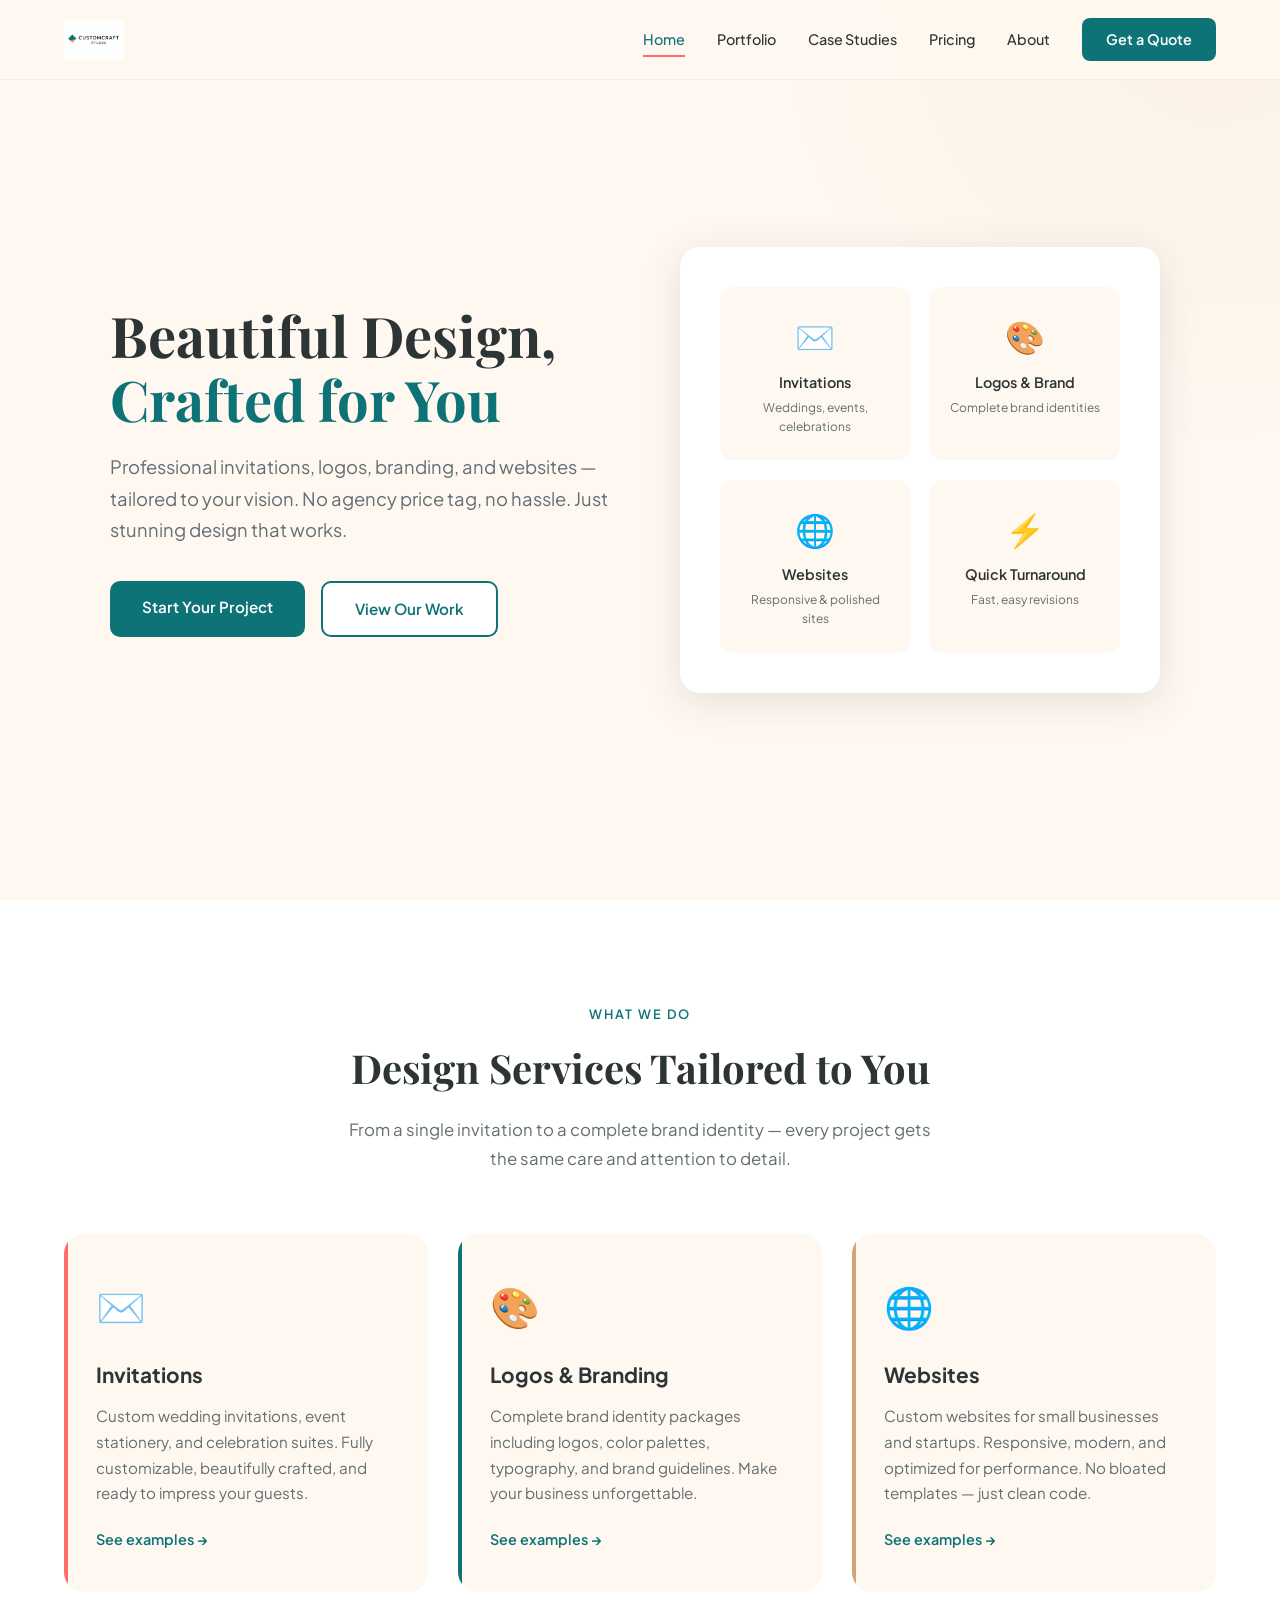
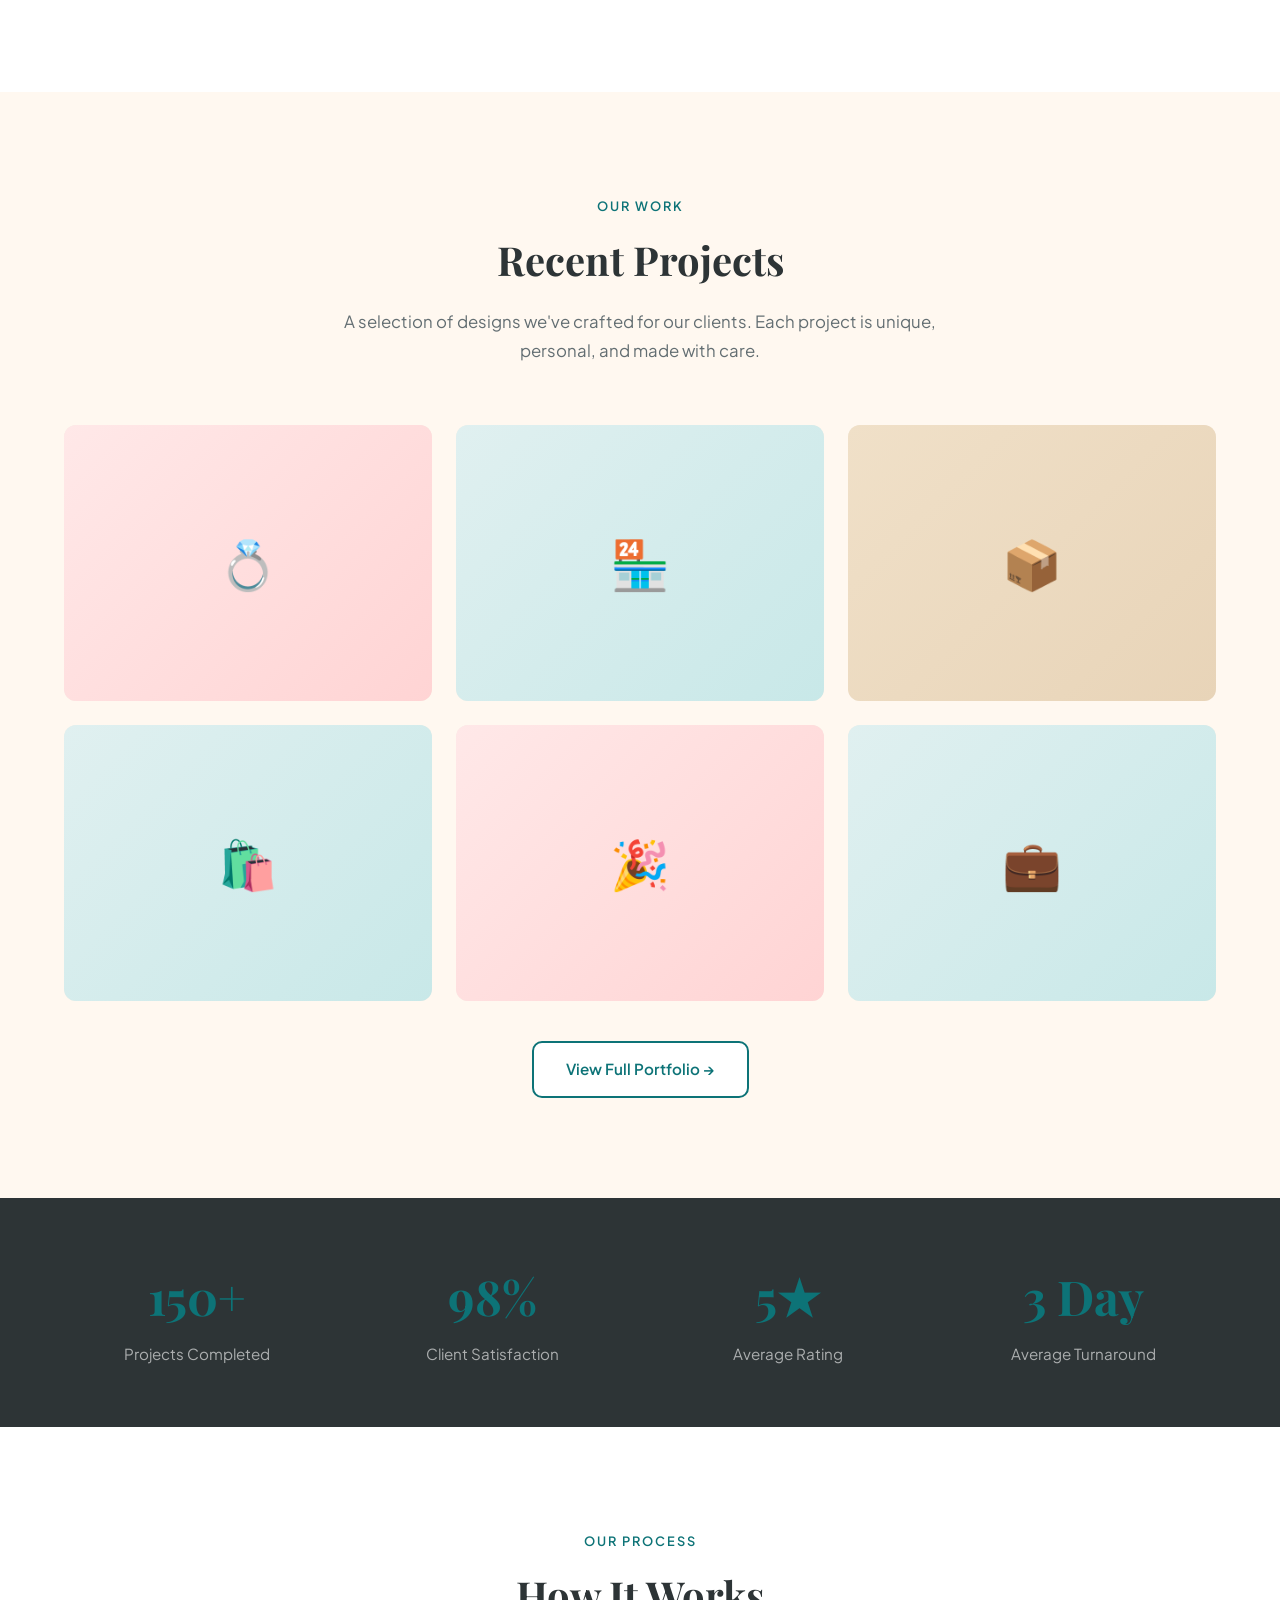
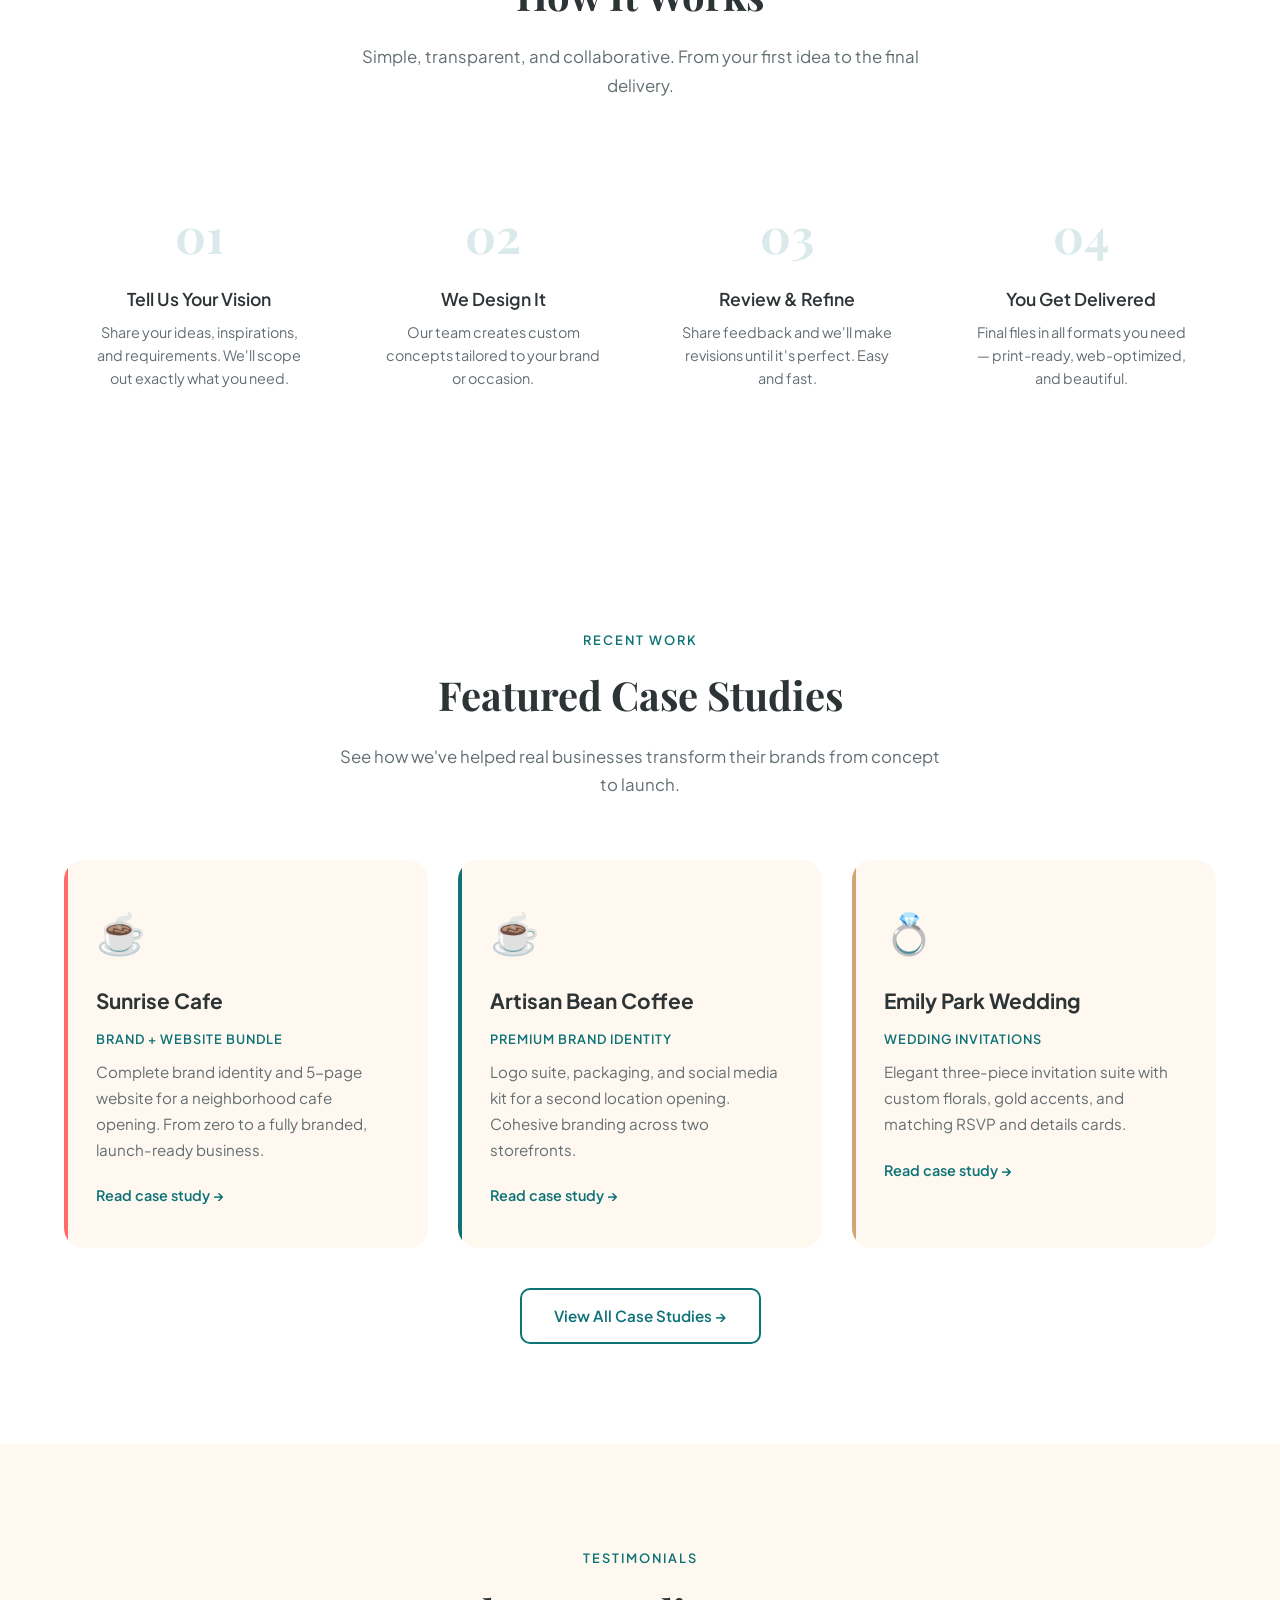
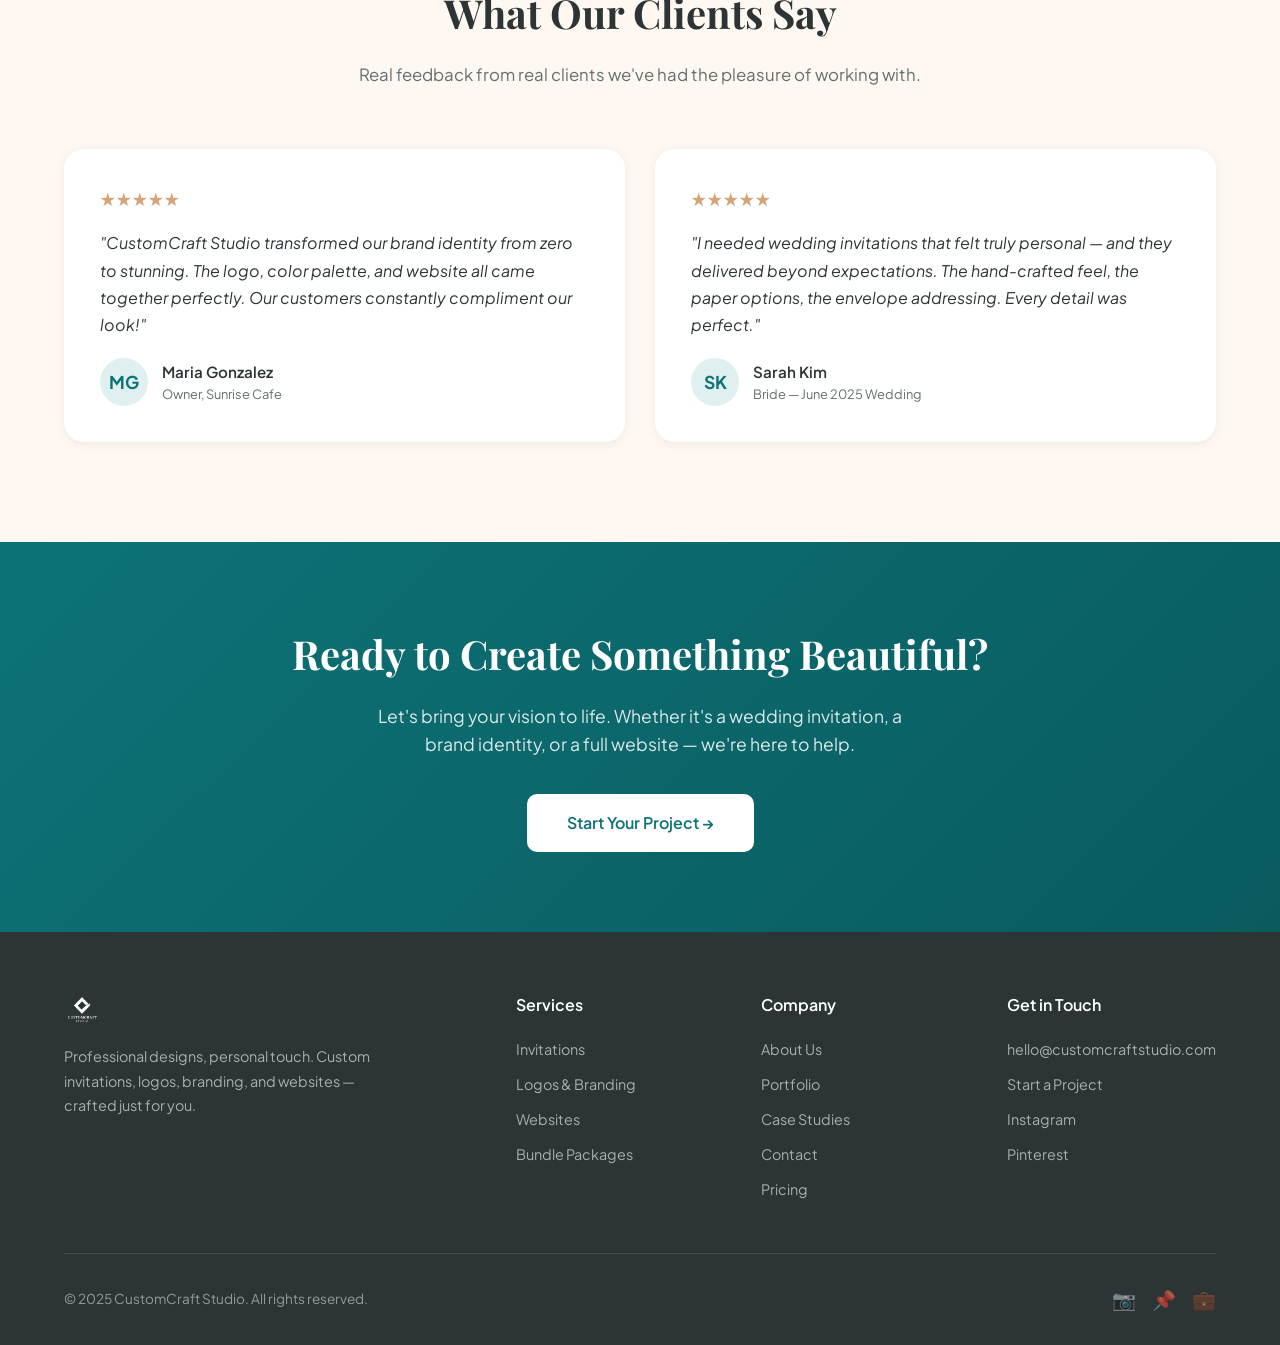
<file: index.html>
<!DOCTYPE html>
<html lang="en">
<head>
  <meta charset="UTF-8">
  <meta name="viewport" content="width=device-width, initial-scale=1.0">
  <meta name="description" content="CustomCraft Studio — Beautiful, customizable digital design assets. Professional invitations, logos, branding, and websites without the agency price tag.">
  <title>CustomCraft Studio — Beautiful Design, Crafted for You</title>
  <link rel="icon" type="image/png" href="assets/img/customcraft-studio-icon.png">
  <link rel="stylesheet" href="assets/css/style.css">
</head>
<body>
  <!-- Navigation -->
  <nav class="nav" role="navigation">
    <div class="nav-inner">
      <a href="index.html" class="nav-logo">
        <img src="assets/img/customcraft-studio-logo-horizontal.png" alt="CustomCraft Studio">
      </a>
      <div class="nav-links">
        <a href="index.html" class="active">Home</a>
        <a href="portfolio.html">Portfolio</a>
        <a href="case-studies.html">Case Studies</a>
        <a href="pricing.html">Pricing</a>
        <a href="about.html">About</a>
        <a href="contact.html" class="nav-cta">Get a Quote</a>
      </div>
      <button class="nav-toggle" aria-label="Toggle navigation menu">
        <span></span>
        <span></span>
        <span></span>
      </button>
    </div>
  </nav>

  <!-- Hero -->
  <section class="hero">
    <div class="container hero-grid">
      <div class="hero-content fade-in">
        <h1>Beautiful Design,<br><span>Crafted for You</span></h1>
        <p>Professional invitations, logos, branding, and websites — tailored to your vision. No agency price tag, no hassle. Just stunning design that works.</p>
        <div class="hero-buttons">
          <a href="contact.html" class="btn btn-primary">Start Your Project</a>
          <a href="portfolio.html" class="btn btn-secondary">View Our Work</a>
        </div>
      </div>
      <div class="hero-visual fade-in">
        <div class="hero-card">
          <div class="hero-card-grid">
            <div class="hero-card-item">
              <div class="icon">✉️</div>
              <h4>Invitations</h4>
              <p>Weddings, events, celebrations</p>
            </div>
            <div class="hero-card-item">
              <div class="icon">🎨</div>
              <h4>Logos & Brand</h4>
              <p>Complete brand identities</p>
            </div>
            <div class="hero-card-item">
              <div class="icon">🌐</div>
              <h4>Websites</h4>
              <p>Responsive & polished sites</p>
            </div>
            <div class="hero-card-item">
              <div class="icon">⚡</div>
              <h4>Quick Turnaround</h4>
              <p>Fast, easy revisions</p>
            </div>
          </div>
        </div>
      </div>
    </div>
  </section>

  <!-- Services -->
  <section class="section services" id="services">
    <div class="container">
      <div class="section-header fade-in">
        <span class="section-tag">What We Do</span>
        <h2>Design Services Tailored to You</h2>
        <p>From a single invitation to a complete brand identity — every project gets the same care and attention to detail.</p>
      </div>
      <div class="services-grid">
        <div class="service-card invitations fade-in">
          <div class="service-icon">✉️</div>
          <h3>Invitations</h3>
          <p>Custom wedding invitations, event stationery, and celebration suites. Fully customizable, beautifully crafted, and ready to impress your guests.</p>
          <a href="portfolio.html#invitations" class="service-link">See examples →</a>
        </div>
        <div class="service-card logos fade-in">
          <div class="service-icon">🎨</div>
          <h3>Logos & Branding</h3>
          <p>Complete brand identity packages including logos, color palettes, typography, and brand guidelines. Make your business unforgettable.</p>
          <a href="portfolio.html#logos" class="service-link">See examples →</a>
        </div>
        <div class="service-card websites fade-in">
          <div class="service-icon">🌐</div>
          <h3>Websites</h3>
          <p>Custom websites for small businesses and startups. Responsive, modern, and optimized for performance. No bloated templates — just clean code.</p>
          <a href="portfolio.html#websites" class="service-link">See examples →</a>
        </div>
      </div>
    </div>
  </section>

  <!-- Portfolio Preview -->
  <section class="section" id="portfolio">
    <div class="container">
      <div class="section-header fade-in">
        <span class="section-tag">Our Work</span>
        <h2>Recent Projects</h2>
        <p>A selection of designs we've crafted for our clients. Each project is unique, personal, and made with care.</p>
      </div>
      <div class="portfolio-preview-grid">
        <div class="portfolio-item invitation fade-in">
          <div class="portfolio-item-bg">💍</div>
          <div class="portfolio-item-overlay">
            <h4>Elegant Wedding Suite</h4>
            <p>Invitation Design</p>
          </div>
        </div>
        <div class="portfolio-item logo fade-in">
          <div class="portfolio-item-bg">🏪</div>
          <div class="portfolio-item-overlay">
            <h4>Sunrise Cafe</h4>
            <p>Logo & Brand Identity</p>
          </div>
        </div>
        <div class="portfolio-item brand fade-in">
          <div class="portfolio-item-bg">📦</div>
          <div class="portfolio-item-overlay">
            <h4>Artisan Market</h4>
            <p>Full Brand Package</p>
          </div>
        </div>
        <div class="portfolio-item web fade-in">
          <div class="portfolio-item-bg">🛍️</div>
          <div class="portfolio-item-overlay">
            <h4>Bloom Florist</h4>
            <p>Website Design</p>
          </div>
        </div>
        <div class="portfolio-item invitation fade-in">
          <div class="portfolio-item-bg">🎉</div>
          <div class="portfolio-item-overlay">
            <h4>Birthday Celebration</h4>
            <p>Invitation Design</p>
          </div>
        </div>
        <div class="portfolio-item logo fade-in">
          <div class="portfolio-item-bg">💼</div>
          <div class="portfolio-item-overlay">
            <h4>NovaTech Startup</h4>
            <p>Logo Design</p>
          </div>
        </div>
      </div>
      <div style="text-align: center; margin-top: 40px;" class="fade-in">
        <a href="portfolio.html" class="btn btn-secondary">View Full Portfolio →</a>
      </div>
    </div>
  </section>

  <!-- Stats -->
  <section class="section section-dark" style="padding: 60px 0;">
    <div class="container">
      <div class="stats-grid">
        <div class="fade-in">
          <div class="stat-number">150+</div>
          <div class="stat-label" style="color: rgba(255,255,255,0.6);">Projects Completed</div>
        </div>
        <div class="fade-in">
          <div class="stat-number">98%</div>
          <div class="stat-label" style="color: rgba(255,255,255,0.6);">Client Satisfaction</div>
        </div>
        <div class="fade-in">
          <div class="stat-number">5★</div>
          <div class="stat-label" style="color: rgba(255,255,255,0.6);">Average Rating</div>
        </div>
        <div class="fade-in">
          <div class="stat-number">3 Day</div>
          <div class="stat-label" style="color: rgba(255,255,255,0.6);">Average Turnaround</div>
        </div>
      </div>
    </div>
  </section>

  <!-- How It Works -->
  <section class="section" style="background: var(--white);">
    <div class="container">
      <div class="section-header fade-in">
        <span class="section-tag">Our Process</span>
        <h2>How It Works</h2>
        <p>Simple, transparent, and collaborative. From your first idea to the final delivery.</p>
      </div>
      <div class="process-grid">
        <div class="process-step fade-in">
          <h4>Tell Us Your Vision</h4>
          <p>Share your ideas, inspirations, and requirements. We'll scope out exactly what you need.</p>
        </div>
        <div class="process-step fade-in">
          <h4>We Design It</h4>
          <p>Our team creates custom concepts tailored to your brand or occasion.</p>
        </div>
        <div class="process-step fade-in">
          <h4>Review & Refine</h4>
          <p>Share feedback and we'll make revisions until it's perfect. Easy and fast.</p>
        </div>
        <div class="process-step fade-in">
          <h4>You Get Delivered</h4>
          <p>Final files in all formats you need — print-ready, web-optimized, and beautiful.</p>
        </div>
      </div>
    </div>
  </section>

  <!-- Case Studies Preview -->
  <section class="section" style="background: var(--white);">
    <div class="container">
      <div class="section-header fade-in">
        <span class="section-tag">Recent Work</span>
        <h2>Featured Case Studies</h2>
        <p>See how we've helped real businesses transform their brands from concept to launch.</p>
      </div>
      <div class="services-grid">
        <div class="service-card invitations fade-in" style="cursor: pointer;" onclick="window.location='case-studies.html#sunrise'">
          <div class="service-icon">☕</div>
          <h3>Sunrise Cafe</h3>
          <p style="font-size: 0.8rem; color: var(--teal); font-weight: 600; text-transform: uppercase; letter-spacing: 1px; margin-bottom: 8px;">Brand + Website Bundle</p>
          <p>Complete brand identity and 5-page website for a neighborhood cafe opening. From zero to a fully branded, launch-ready business.</p>
          <span class="service-link">Read case study →</span>
        </div>
        <div class="service-card logos fade-in" style="cursor: pointer;" onclick="window.location='case-studies.html#artisan'">
          <div class="service-icon">☕</div>
          <h3>Artisan Bean Coffee</h3>
          <p style="font-size: 0.8rem; color: var(--teal); font-weight: 600; text-transform: uppercase; letter-spacing: 1px; margin-bottom: 8px;">Premium Brand Identity</p>
          <p>Logo suite, packaging, and social media kit for a second location opening. Cohesive branding across two storefronts.</p>
          <span class="service-link">Read case study →</span>
        </div>
        <div class="service-card websites fade-in" style="cursor: pointer;" onclick="window.location='case-studies.html#emily'">
          <div class="service-icon">💍</div>
          <h3>Emily Park Wedding</h3>
          <p style="font-size: 0.8rem; color: var(--teal); font-weight: 600; text-transform: uppercase; letter-spacing: 1px; margin-bottom: 8px;">Wedding Invitations</p>
          <p>Elegant three-piece invitation suite with custom florals, gold accents, and matching RSVP and details cards.</p>
          <span class="service-link">Read case study →</span>
        </div>
      </div>
      <div style="text-align: center; margin-top: 40px;" class="fade-in">
        <a href="case-studies.html" class="btn btn-secondary">View All Case Studies →</a>
      </div>
    </div>
  </section>

  <!-- Testimonials -->
  <section class="section">
    <div class="container">
      <div class="section-header fade-in">
        <span class="section-tag">Testimonials</span>
        <h2>What Our Clients Say</h2>
        <p>Real feedback from real clients we've had the pleasure of working with.</p>
      </div>
      <div class="testimonials-grid">
        <div class="testimonial-card fade-in">
          <div class="testimonial-stars">★★★★★</div>
          <blockquote>"CustomCraft Studio transformed our brand identity from zero to stunning. The logo, color palette, and website all came together perfectly. Our customers constantly compliment our look!"</blockquote>
          <div class="testimonial-author">
            <div class="testimonial-avatar">MG</div>
            <div class="testimonial-info">
              <h4>Maria Gonzalez</h4>
              <p>Owner, Sunrise Cafe</p>
            </div>
          </div>
        </div>
        <div class="testimonial-card fade-in">
          <div class="testimonial-stars">★★★★★</div>
          <blockquote>"I needed wedding invitations that felt truly personal — and they delivered beyond expectations. The hand-crafted feel, the paper options, the envelope addressing. Every detail was perfect."</blockquote>
          <div class="testimonial-author">
            <div class="testimonial-avatar">SK</div>
            <div class="testimonial-info">
              <h4>Sarah Kim</h4>
              <p>Bride — June 2025 Wedding</p>
            </div>
          </div>
        </div>
      </div>
    </div>
  </section>

  <!-- CTA -->
  <section class="cta-section">
    <div class="container">
      <h2 class="fade-in">Ready to Create Something Beautiful?</h2>
      <p class="fade-in">Let's bring your vision to life. Whether it's a wedding invitation, a brand identity, or a full website — we're here to help.</p>
      <a href="contact.html" class="btn fade-in">Start Your Project →</a>
    </div>
  </section>

  <!-- Footer -->
  <footer class="footer">
    <div class="container">
      <div class="footer-grid">
        <div class="footer-brand">
          <img src="assets/img/customcraft-studio-icon.png" alt="CustomCraft Studio">
          <p>Professional designs, personal touch. Custom invitations, logos, branding, and websites — crafted just for you.</p>
        </div>
        <div>
          <h4>Services</h4>
          <div class="footer-links">
            <a href="pricing.html">Invitations</a>
            <a href="pricing.html">Logos & Branding</a>
            <a href="pricing.html">Websites</a>
            <a href="pricing.html">Bundle Packages</a>
          </div>
        </div>
        <div>
          <h4>Company</h4>
          <div class="footer-links">
            <a href="about.html">About Us</a>
            <a href="portfolio.html">Portfolio</a>
        <a href="case-studies.html">Case Studies</a>
            <a href="contact.html">Contact</a>
            <a href="pricing.html">Pricing</a>
          </div>
        </div>
        <div>
          <h4>Get in Touch</h4>
          <div class="footer-links">
            <a href="mailto:hello@customcraftstudio.com">hello@customcraftstudio.com</a>
            <a href="contact.html">Start a Project</a>
            <a href="#">Instagram</a>
            <a href="#">Pinterest</a>
          </div>
        </div>
      </div>
      <div class="footer-bottom">
        <p>&copy; 2025 CustomCraft Studio. All rights reserved.</p>
        <div class="footer-social">
          <a href="#" aria-label="Instagram">📷</a>
          <a href="#" aria-label="Pinterest">📌</a>
          <a href="#" aria-label="LinkedIn">💼</a>
        </div>
      </div>
    </div>
  </footer>

  <script src="assets/js/main.js"></script>
</body>
</html>
</file>
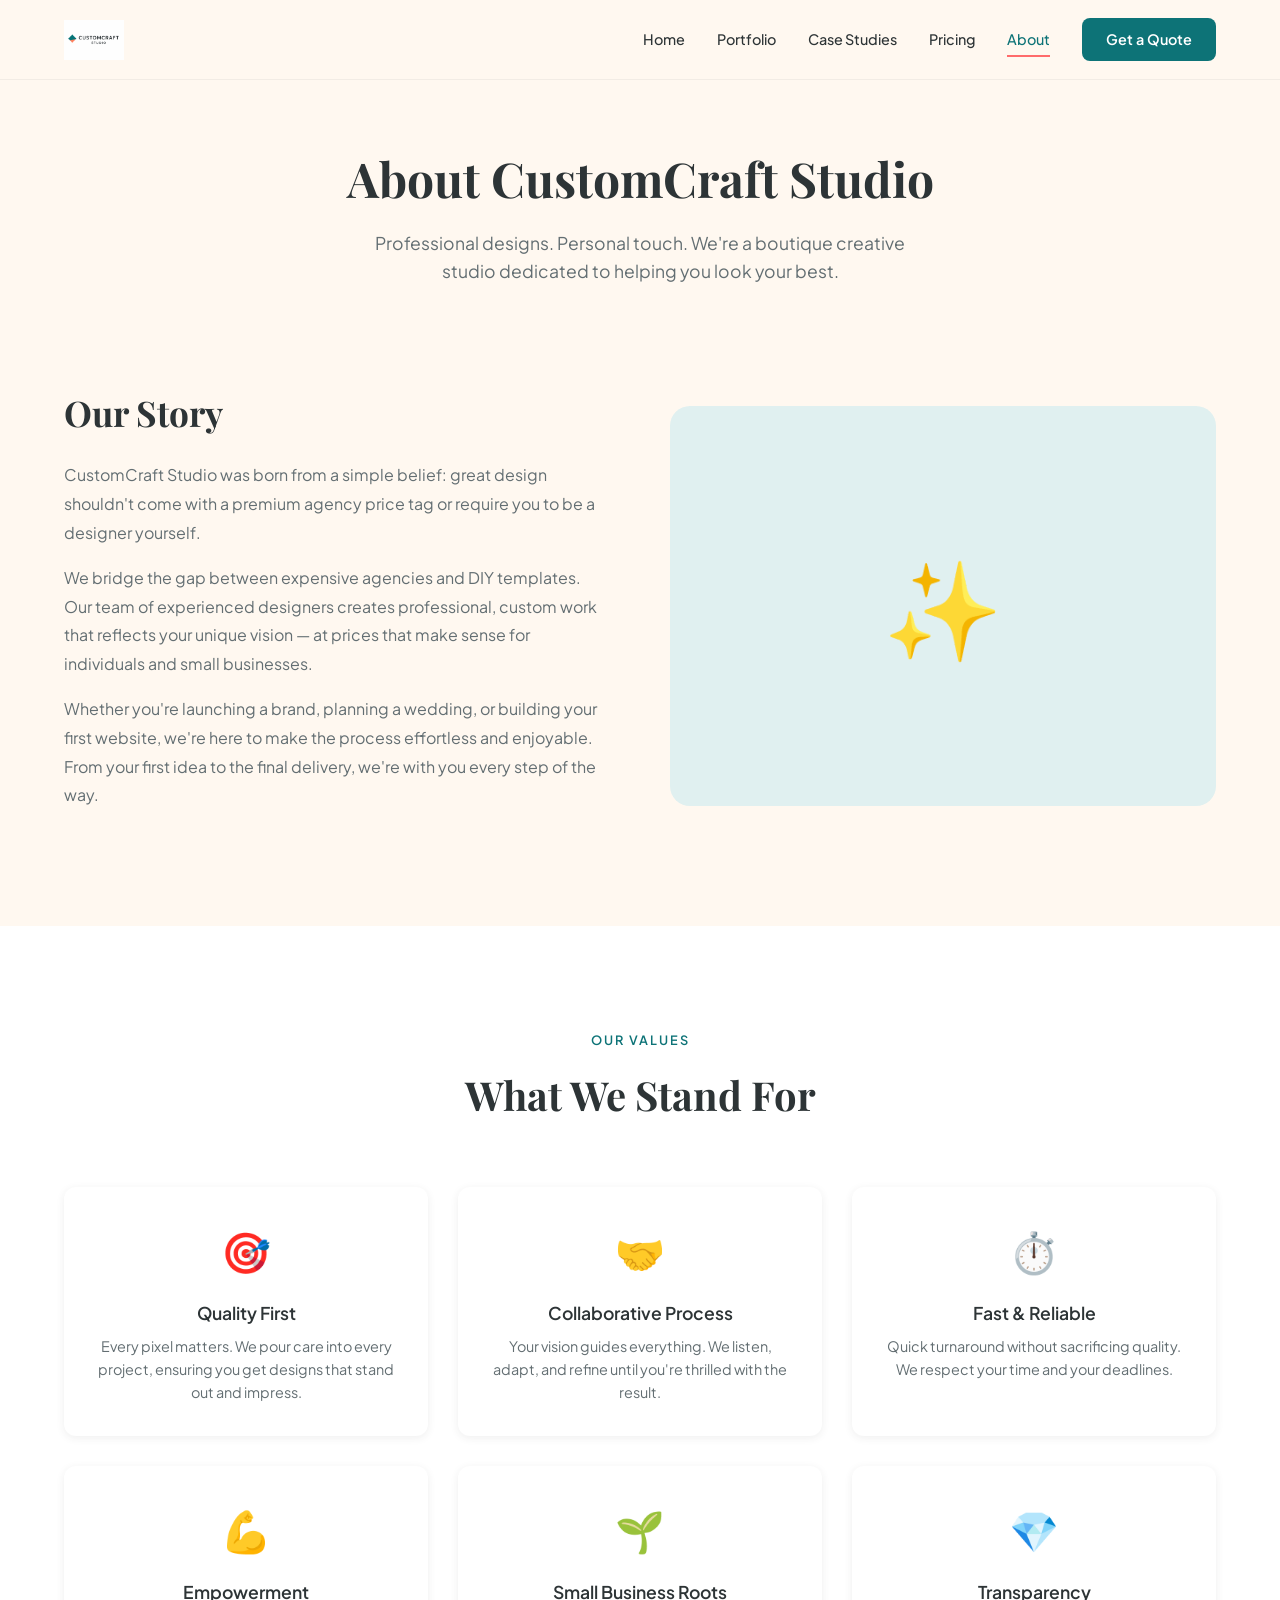
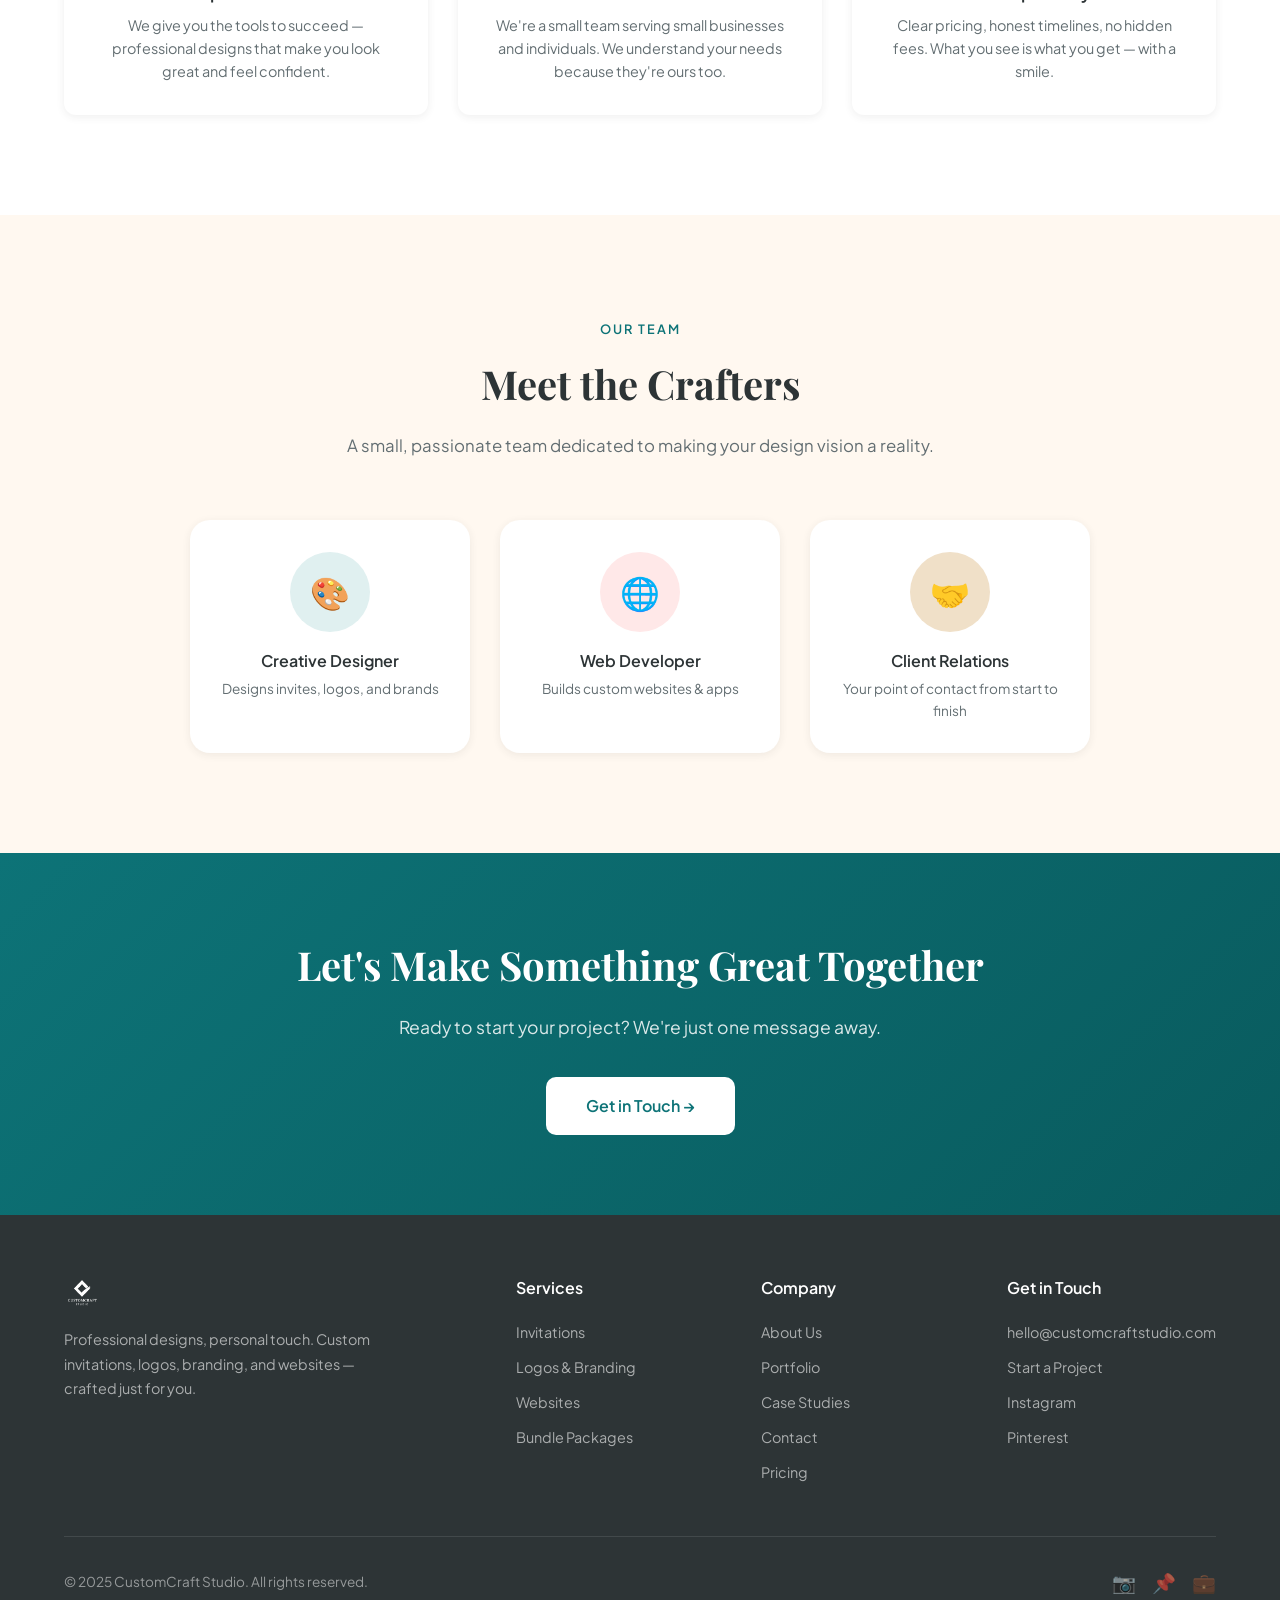
<file: about.html>
<!DOCTYPE html>
<html lang="en">
<head>
  <meta charset="UTF-8">
  <meta name="viewport" content="width=device-width, initial-scale=1.0">
  <meta name="description" content="About CustomCraft Studio — A boutique creative studio crafting professional designs with a personal touch.">
  <title>About — CustomCraft Studio</title>
  <link rel="icon" type="image/png" href="assets/img/customcraft-studio-icon.png">
  <link rel="stylesheet" href="assets/css/style.css">
</head>
<body>
  <!-- Navigation -->
  <nav class="nav" role="navigation">
    <div class="nav-inner">
      <a href="index.html" class="nav-logo">
        <img src="assets/img/customcraft-studio-logo-horizontal.png" alt="CustomCraft Studio">
      </a>
      <div class="nav-links">
        <a href="index.html">Home</a>
        <a href="portfolio.html">Portfolio</a>
        <a href="case-studies.html">Case Studies</a>
        <a href="pricing.html">Pricing</a>
        <a href="about.html" class="active">About</a>
        <a href="contact.html" class="nav-cta">Get a Quote</a>
      </div>
      <button class="nav-toggle" aria-label="Toggle navigation menu">
        <span></span>
        <span></span>
        <span></span>
      </button>
    </div>
  </nav>

  <!-- Page Hero -->
  <section class="page-hero">
    <div class="container">
      <h1 class="fade-in">About CustomCraft Studio</h1>
      <p class="fade-in">Professional designs. Personal touch. We're a boutique creative studio dedicated to helping you look your best.</p>
    </div>
  </section>

  <!-- Story -->
  <section class="section" style="padding-top: 40px;">
    <div class="container">
      <div class="about-content">
        <div class="about-text fade-in">
          <h2>Our Story</h2>
          <p>CustomCraft Studio was born from a simple belief: great design shouldn't come with a premium agency price tag or require you to be a designer yourself.</p>
          <p>We bridge the gap between expensive agencies and DIY templates. Our team of experienced designers creates professional, custom work that reflects your unique vision — at prices that make sense for individuals and small businesses.</p>
          <p>Whether you're launching a brand, planning a wedding, or building your first website, we're here to make the process effortless and enjoyable. From your first idea to the final delivery, we're with you every step of the way.</p>
        </div>
        <div class="about-image fade-in">
          ✨
        </div>
      </div>
    </div>
  </section>

  <!-- Values -->
  <section class="section" style="background: var(--white);">
    <div class="container">
      <div class="section-header fade-in">
        <span class="section-tag">Our Values</span>
        <h2>What We Stand For</h2>
      </div>
      <div class="values-grid">
        <div class="value-card fade-in">
          <div class="icon">🎯</div>
          <h4>Quality First</h4>
          <p>Every pixel matters. We pour care into every project, ensuring you get designs that stand out and impress.</p>
        </div>
        <div class="value-card fade-in">
          <div class="icon">🤝</div>
          <h4>Collaborative Process</h4>
          <p>Your vision guides everything. We listen, adapt, and refine until you're thrilled with the result.</p>
        </div>
        <div class="value-card fade-in">
          <div class="icon">⏱️</div>
          <h4>Fast & Reliable</h4>
          <p>Quick turnaround without sacrificing quality. We respect your time and your deadlines.</p>
        </div>
        <div class="value-card fade-in">
          <div class="icon">💪</div>
          <h4>Empowerment</h4>
          <p>We give you the tools to succeed — professional designs that make you look great and feel confident.</p>
        </div>
        <div class="value-card fade-in">
          <div class="icon">🌱</div>
          <h4>Small Business Roots</h4>
          <p>We're a small team serving small businesses and individuals. We understand your needs because they're ours too.</p>
        </div>
        <div class="value-card fade-in">
          <div class="icon">💎</div>
          <h4>Transparency</h4>
          <p>Clear pricing, honest timelines, no hidden fees. What you see is what you get — with a smile.</p>
        </div>
      </div>
    </div>
  </section>

  <!-- Team -->
  <section class="section">
    <div class="container">
      <div class="section-header fade-in">
        <span class="section-tag">Our Team</span>
        <h2>Meet the Crafters</h2>
        <p>A small, passionate team dedicated to making your design vision a reality.</p>
      </div>
      <div style="display: grid; grid-template-columns: repeat(3, 1fr); gap: 30px; max-width: 900px; margin: 0 auto;">
        <div class="fade-in" style="text-align: center; padding: 32px 24px; background: var(--white); border-radius: var(--radius-lg); box-shadow: var(--shadow-sm);">
          <div style="width: 80px; height: 80px; border-radius: 50%; background: var(--teal-light); display: flex; align-items: center; justify-content: center; font-size: 2rem; margin: 0 auto 16px;">🎨</div>
          <h4 style="font-weight: 600; margin-bottom: 4px;">Creative Designer</h4>
          <p style="color: var(--charcoal-light); font-size: 0.85rem;">Designs invites, logos, and brands</p>
        </div>
        <div class="fade-in" style="text-align: center; padding: 32px 24px; background: var(--white); border-radius: var(--radius-lg); box-shadow: var(--shadow-sm);">
          <div style="width: 80px; height: 80px; border-radius: 50%; background: var(--coral-light); display: flex; align-items: center; justify-content: center; font-size: 2rem; margin: 0 auto 16px;">🌐</div>
          <h4 style="font-weight: 600; margin-bottom: 4px;">Web Developer</h4>
          <p style="color: var(--charcoal-light); font-size: 0.85rem;">Builds custom websites & apps</p>
        </div>
        <div class="fade-in" style="text-align: center; padding: 32px 24px; background: var(--white); border-radius: var(--radius-lg); box-shadow: var(--shadow-sm);">
          <div style="width: 80px; height: 80px; border-radius: 50%; background: var(--gold-light); display: flex; align-items: center; justify-content: center; font-size: 2rem; margin: 0 auto 16px;">🤝</div>
          <h4 style="font-weight: 600; margin-bottom: 4px;">Client Relations</h4>
          <p style="color: var(--charcoal-light); font-size: 0.85rem;">Your point of contact from start to finish</p>
        </div>
      </div>
    </div>
  </section>

  <!-- CTA -->
  <section class="cta-section">
    <div class="container">
      <h2 class="fade-in">Let's Make Something Great Together</h2>
      <p class="fade-in">Ready to start your project? We're just one message away.</p>
      <a href="contact.html" class="btn fade-in">Get in Touch →</a>
    </div>
  </section>

  <!-- Footer -->
  <footer class="footer">
    <div class="container">
      <div class="footer-grid">
        <div class="footer-brand">
          <img src="assets/img/customcraft-studio-icon.png" alt="CustomCraft Studio">
          <p>Professional designs, personal touch. Custom invitations, logos, branding, and websites — crafted just for you.</p>
        </div>
        <div>
          <h4>Services</h4>
          <div class="footer-links">
            <a href="pricing.html">Invitations</a>
            <a href="pricing.html">Logos & Branding</a>
            <a href="pricing.html">Websites</a>
            <a href="pricing.html">Bundle Packages</a>
          </div>
        </div>
        <div>
          <h4>Company</h4>
          <div class="footer-links">
            <a href="about.html">About Us</a>
            <a href="portfolio.html">Portfolio</a>
        <a href="case-studies.html">Case Studies</a>
            <a href="contact.html">Contact</a>
            <a href="pricing.html">Pricing</a>
          </div>
        </div>
        <div>
          <h4>Get in Touch</h4>
          <div class="footer-links">
            <a href="mailto:hello@customcraftstudio.com">hello@customcraftstudio.com</a>
            <a href="contact.html">Start a Project</a>
            <a href="#">Instagram</a>
            <a href="#">Pinterest</a>
          </div>
        </div>
      </div>
      <div class="footer-bottom">
        <p>&copy; 2025 CustomCraft Studio. All rights reserved.</p>
        <div class="footer-social">
          <a href="#" aria-label="Instagram">📷</a>
          <a href="#" aria-label="Pinterest">📌</a>
          <a href="#" aria-label="LinkedIn">💼</a>
        </div>
      </div>
    </div>
  </footer>

  <script src="assets/js/main.js"></script>
</body>
</html>
</file>
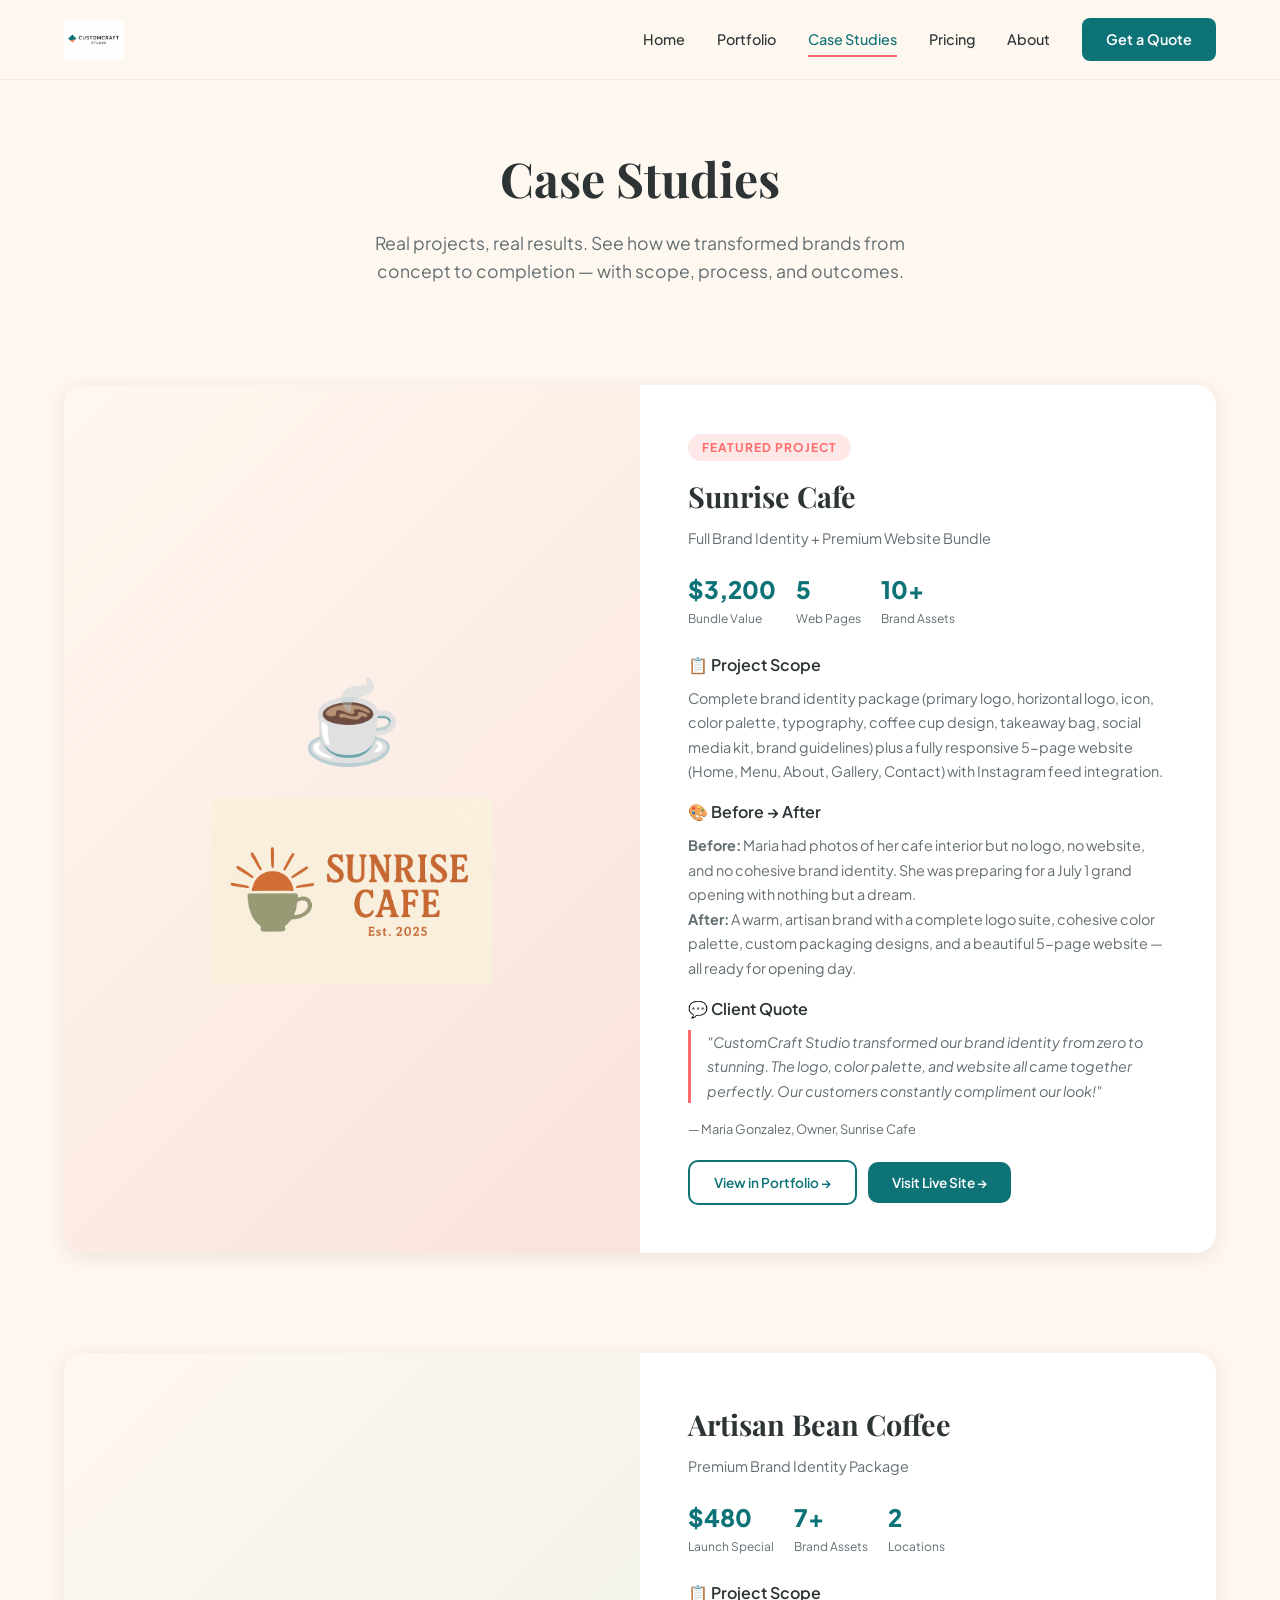
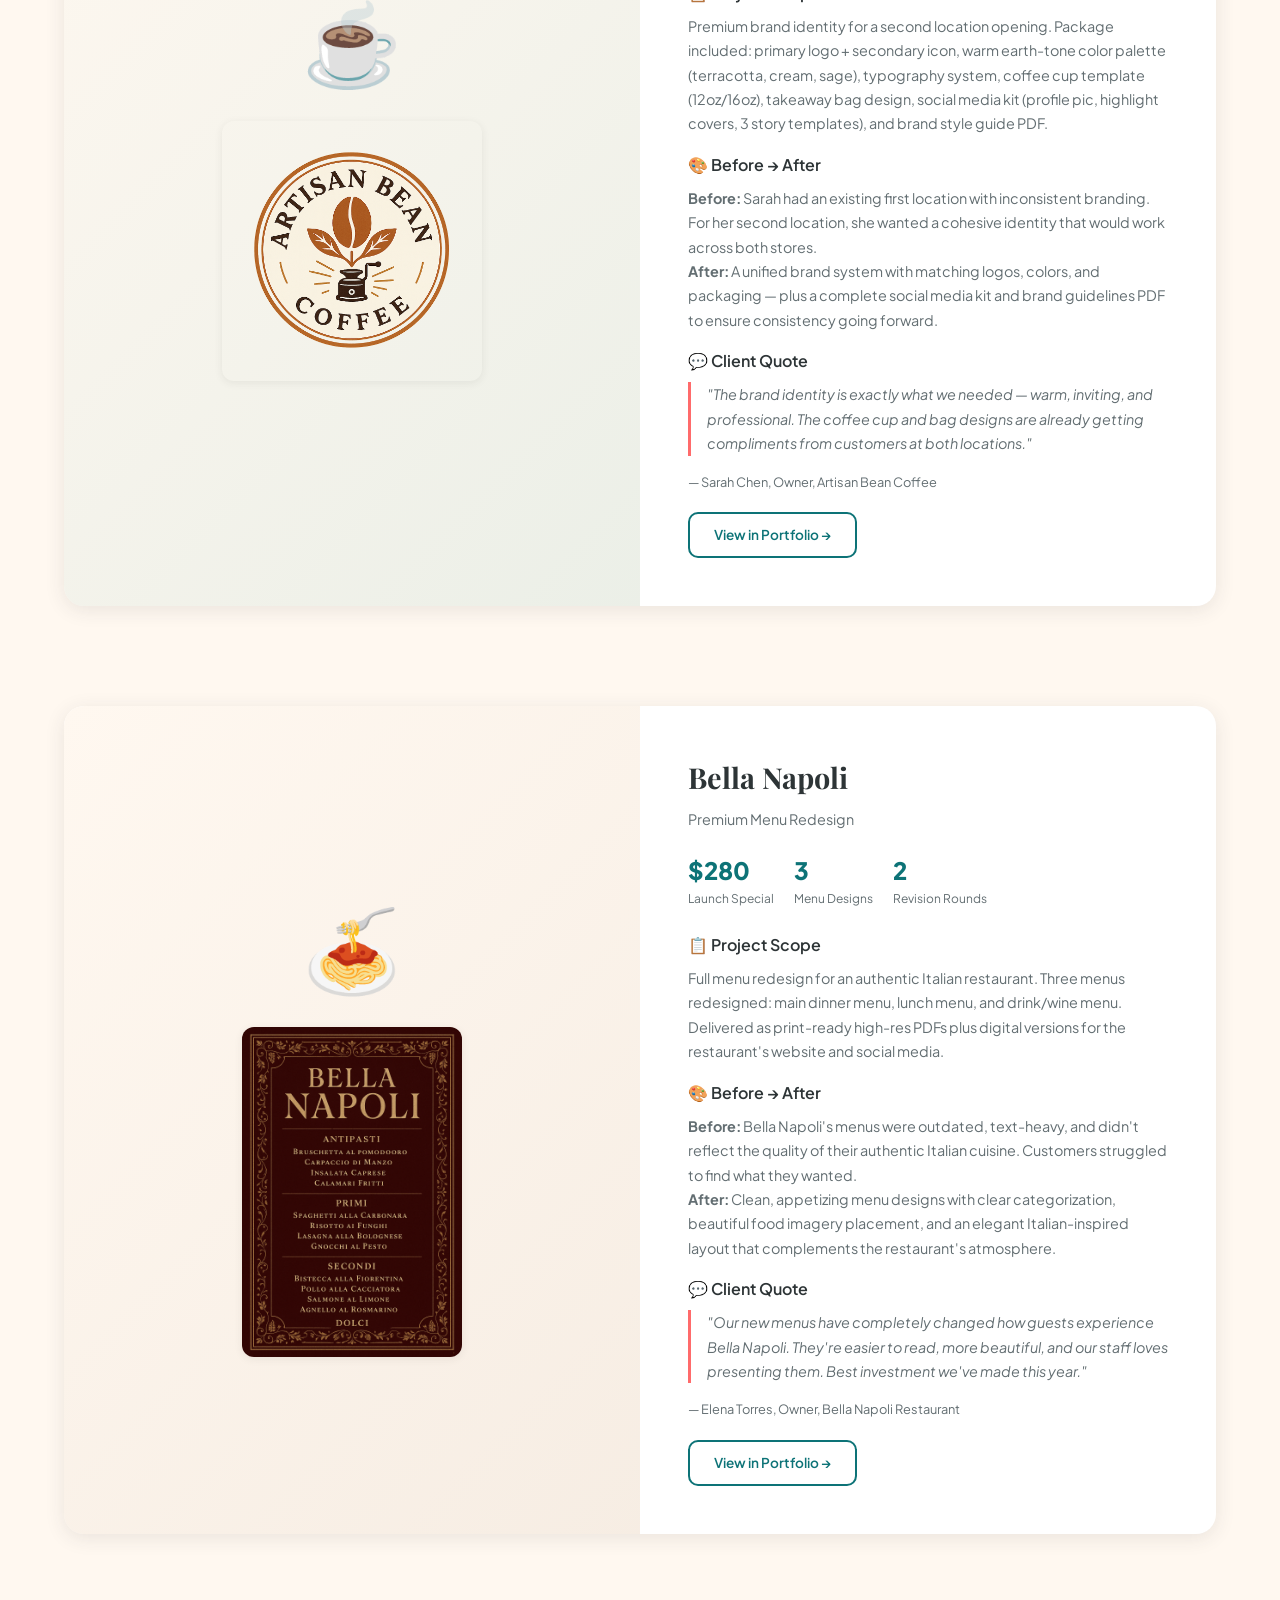
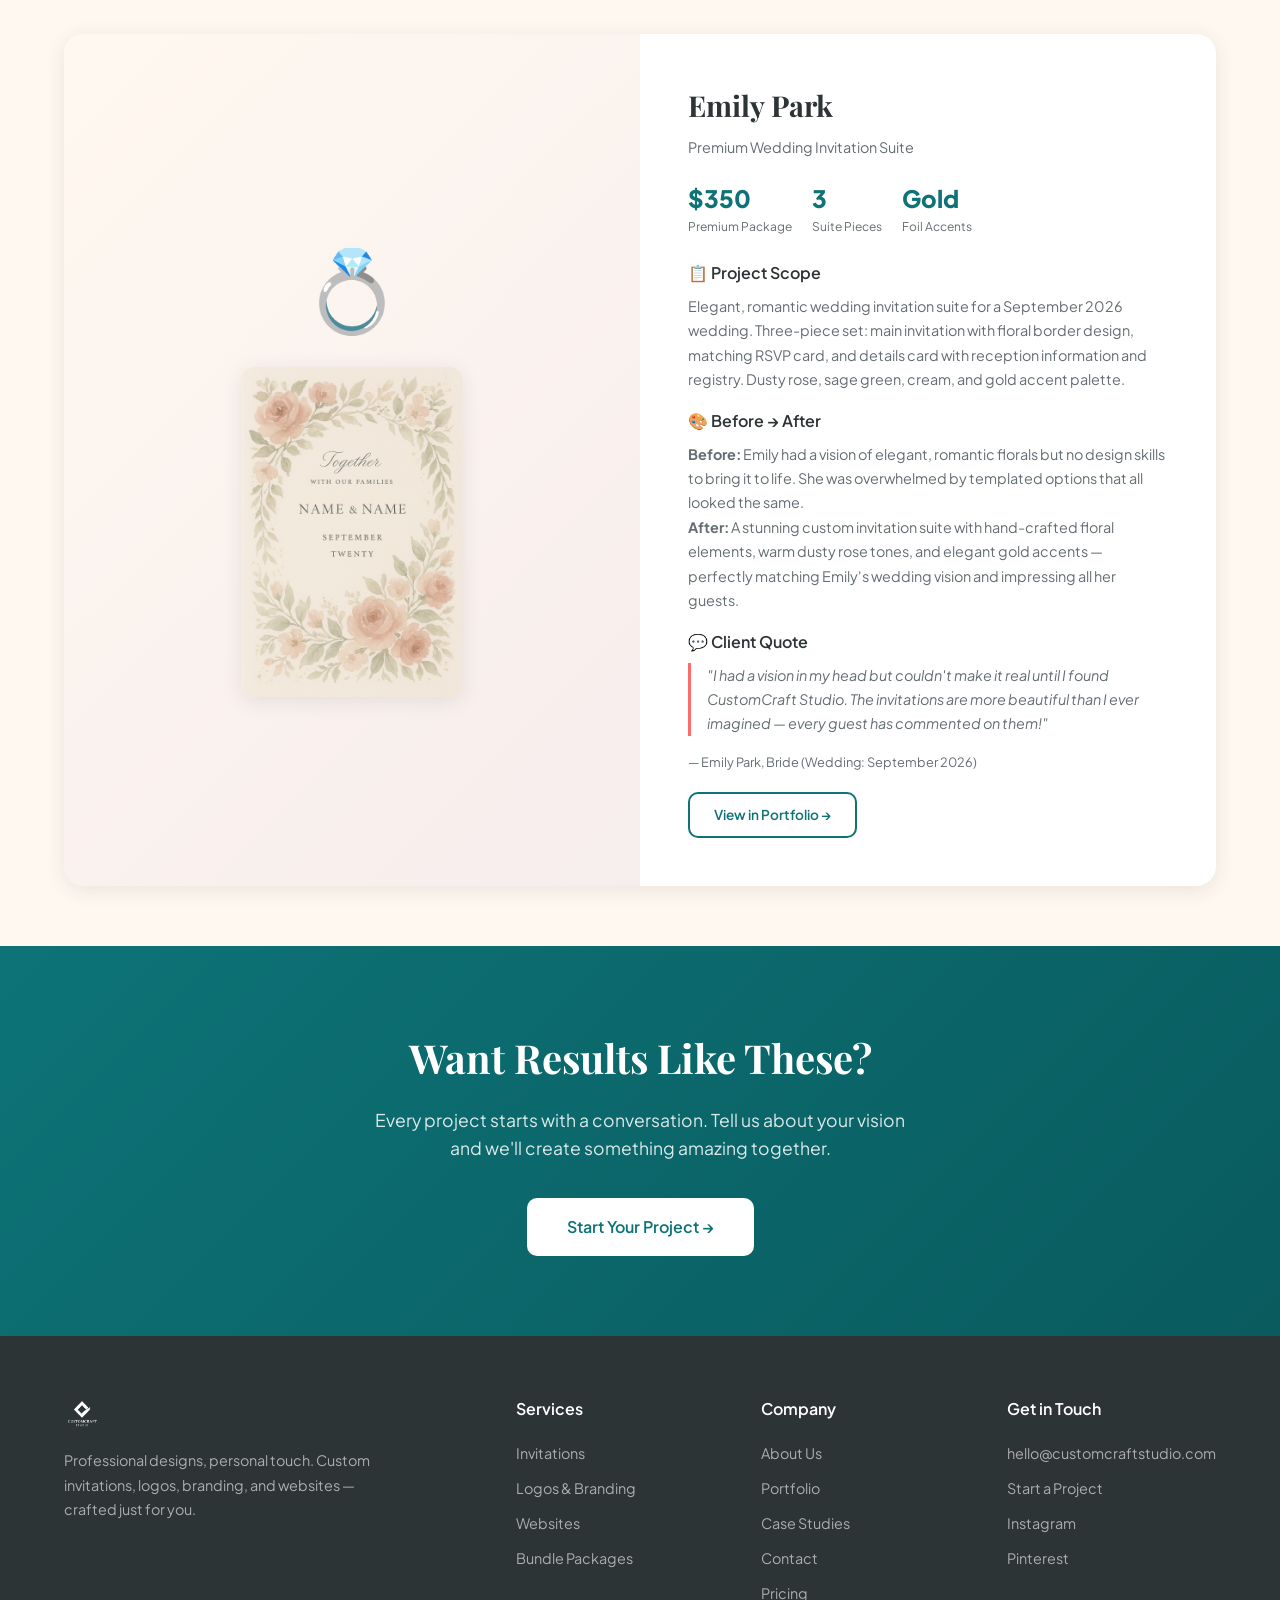
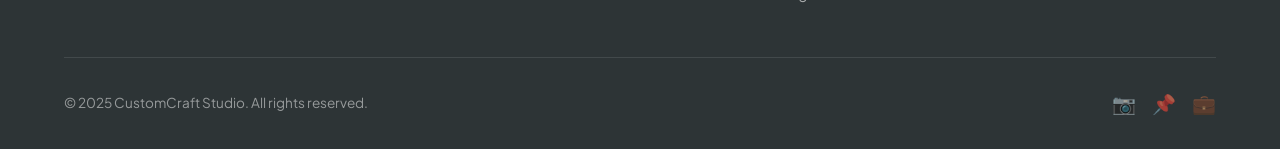
<file: case-studies.html>
<!DOCTYPE html>
<html lang="en">
<head>
  <meta charset="UTF-8">
  <meta name="viewport" content="width=device-width, initial-scale=1.0">
  <meta name="description" content="CustomCraft Studio case studies — See how we transformed brands with custom design. Real projects, real results.">
  <title>Case Studies — CustomCraft Studio</title>
  <link rel="icon" type="image/png" href="assets/img/customcraft-studio-icon.png">
  <link rel="stylesheet" href="assets/css/style.css">
</head>
<body>
  <!-- Navigation -->
  <nav class="nav" role="navigation">
    <div class="nav-inner">
      <a href="index.html" class="nav-logo">
        <img src="assets/img/customcraft-studio-logo-horizontal.png" alt="CustomCraft Studio">
      </a>
      <div class="nav-links">
        <a href="index.html">Home</a>
        <a href="portfolio.html">Portfolio</a>
        <a href="case-studies.html" class="active">Case Studies</a>
        <a href="pricing.html">Pricing</a>
        <a href="about.html">About</a>
        <a href="contact.html" class="nav-cta">Get a Quote</a>
      </div>
      <button class="nav-toggle" aria-label="Toggle navigation menu">
        <span></span>
        <span></span>
        <span></span>
      </button>
    </div>
  </nav>

  <!-- Page Hero -->
  <section class="page-hero">
    <div class="container">
      <h1 class="fade-in">Case Studies</h1>
      <p class="fade-in">Real projects, real results. See how we transformed brands from concept to completion — with scope, process, and outcomes.</p>
    </div>
  </section>

  <!-- Case Study: Sunrise Cafe -->
  <section class="section" style="padding-top: 40px;">
    <div class="container">
      <div style="background: var(--white); border-radius: var(--radius-lg); overflow: hidden; box-shadow: var(--shadow-md);">
        <div style="display: grid; grid-template-columns: 1fr 1fr; gap: 0;" class="fade-in">
          <div style="min-height: 400px; background: linear-gradient(135deg, #FFF8F0, #E0704A33); display: flex; align-items: center; justify-content: center; padding: 40px;">
            <div style="text-align: center;">
              <div style="font-size: 5rem; margin-bottom: 16px;">☕</div>
              <img src="assets/img/case-studies/sunrise-cafe-logo-horizontal.png" alt="Sunrise Cafe logo" style="max-width: 280px; height: auto; display: block; margin: 0 auto;">
            </div>
          </div>
          <div style="padding: 48px;">
            <span style="display: inline-block; background: var(--coral-light); color: var(--coral); padding: 4px 14px; border-radius: 20px; font-size: 0.75rem; font-weight: 700; text-transform: uppercase; letter-spacing: 1px; margin-bottom: 12px;">Featured Project</span>
            <h3 style="font-family: 'Playfair Display', serif; font-size: 1.8rem; color: var(--charcoal); margin-bottom: 8px;">Sunrise Cafe</h3>
            <p style="color: var(--charcoal-light); font-size: 0.9rem; margin-bottom: 20px;">Full Brand Identity + Premium Website Bundle</p>
            
            <div style="display: flex; gap: 20px; margin-bottom: 24px; flex-wrap: wrap;">
              <div>
                <div style="font-size: 1.5rem; font-weight: 800; color: var(--teal);">$3,200</div>
                <div style="font-size: 0.75rem; color: var(--charcoal-light);">Bundle Value</div>
              </div>
              <div>
                <div style="font-size: 1.5rem; font-weight: 800; color: var(--teal);">5</div>
                <div style="font-size: 0.75rem; color: var(--charcoal-light);">Web Pages</div>
              </div>
              <div>
                <div style="font-size: 1.5rem; font-weight: 800; color: var(--teal);">10+</div>
                <div style="font-size: 0.75rem; color: var(--charcoal-light);">Brand Assets</div>
              </div>
            </div>

            <h4 style="font-weight: 600; color: var(--charcoal); margin-bottom: 8px;">📋 Project Scope</h4>
            <p style="color: var(--charcoal-light); font-size: 0.9rem; line-height: 1.7; margin-bottom: 16px;">
              Complete brand identity package (primary logo, horizontal logo, icon, color palette, typography, coffee cup design, takeaway bag, social media kit, brand guidelines) plus a fully responsive 5-page website (Home, Menu, About, Gallery, Contact) with Instagram feed integration.
            </p>

            <h4 style="font-weight: 600; color: var(--charcoal); margin-bottom: 8px;">🎨 Before → After</h4>
            <p style="color: var(--charcoal-light); font-size: 0.9rem; line-height: 1.7; margin-bottom: 16px;">
              <strong>Before:</strong> Maria had photos of her cafe interior but no logo, no website, and no cohesive brand identity. She was preparing for a July 1 grand opening with nothing but a dream.<br>
              <strong>After:</strong> A warm, artisan brand with a complete logo suite, cohesive color palette, custom packaging designs, and a beautiful 5-page website — all ready for opening day.
            </p>

            <h4 style="font-weight: 600; color: var(--charcoal); margin-bottom: 8px;">💬 Client Quote</h4>
            <blockquote style="font-style: italic; color: var(--charcoal-light); border-left: 3px solid var(--coral); padding-left: 16px; margin-bottom: 16px; font-size: 0.9rem; line-height: 1.7;">
              "CustomCraft Studio transformed our brand identity from zero to stunning. The logo, color palette, and website all came together perfectly. Our customers constantly compliment our look!"
            </blockquote>
            <p style="font-size: 0.8rem; color: var(--charcoal-light);">— Maria Gonzalez, Owner, Sunrise Cafe</p>

            <div style="margin-top: 20px;">
              <a href="portfolio.html" class="btn btn-secondary" style="font-size: 0.85rem; padding: 10px 24px;">View in Portfolio →</a>
              <a href="sunrise-cafe/" class="btn btn-primary" style="font-size: 0.85rem; padding: 10px 24px; margin-left: 8px;">Visit Live Site →</a>
            </div>
          </div>
        </div>
      </div>
    </div>
  </section>

  <!-- Case Study: Artisan Bean Coffee -->
  <section class="section" style="padding-top: 0;">
    <div class="container">
      <div style="background: var(--white); border-radius: var(--radius-lg); overflow: hidden; box-shadow: var(--shadow-md);">
        <div style="display: grid; grid-template-columns: 1fr 1fr; gap: 0;" class="fade-in">
          <div style="padding: 48px; order: 2;">
            <h3 style="font-family: 'Playfair Display', serif; font-size: 1.8rem; color: var(--charcoal); margin-bottom: 8px;">Artisan Bean Coffee</h3>
            <p style="color: var(--charcoal-light); font-size: 0.9rem; margin-bottom: 20px;">Premium Brand Identity Package</p>
            
            <div style="display: flex; gap: 20px; margin-bottom: 24px; flex-wrap: wrap;">
              <div>
                <div style="font-size: 1.5rem; font-weight: 800; color: var(--teal);">$480</div>
                <div style="font-size: 0.75rem; color: var(--charcoal-light);">Launch Special</div>
              </div>
              <div>
                <div style="font-size: 1.5rem; font-weight: 800; color: var(--teal);">7+</div>
                <div style="font-size: 0.75rem; color: var(--charcoal-light);">Brand Assets</div>
              </div>
              <div>
                <div style="font-size: 1.5rem; font-weight: 800; color: var(--teal);">2</div>
                <div style="font-size: 0.75rem; color: var(--charcoal-light);">Locations</div>
              </div>
            </div>

            <h4 style="font-weight: 600; color: var(--charcoal); margin-bottom: 8px;">📋 Project Scope</h4>
            <p style="color: var(--charcoal-light); font-size: 0.9rem; line-height: 1.7; margin-bottom: 16px;">
              Premium brand identity for a second location opening. Package included: primary logo + secondary icon, warm earth-tone color palette (terracotta, cream, sage), typography system, coffee cup template (12oz/16oz), takeaway bag design, social media kit (profile pic, highlight covers, 3 story templates), and brand style guide PDF.
            </p>

            <h4 style="font-weight: 600; color: var(--charcoal); margin-bottom: 8px;">🎨 Before → After</h4>
            <p style="color: var(--charcoal-light); font-size: 0.9rem; line-height: 1.7; margin-bottom: 16px;">
              <strong>Before:</strong> Sarah had an existing first location with inconsistent branding. For her second location, she wanted a cohesive identity that would work across both stores.<br>
              <strong>After:</strong> A unified brand system with matching logos, colors, and packaging — plus a complete social media kit and brand guidelines PDF to ensure consistency going forward.
            </p>

            <h4 style="font-weight: 600; color: var(--charcoal); margin-bottom: 8px;">💬 Client Quote</h4>
            <blockquote style="font-style: italic; color: var(--charcoal-light); border-left: 3px solid var(--coral); padding-left: 16px; margin-bottom: 16px; font-size: 0.9rem; line-height: 1.7;">
              "The brand identity is exactly what we needed — warm, inviting, and professional. The coffee cup and bag designs are already getting compliments from customers at both locations."
            </blockquote>
            <p style="font-size: 0.8rem; color: var(--charcoal-light);">— Sarah Chen, Owner, Artisan Bean Coffee</p>

            <div style="margin-top: 20px;">
              <a href="portfolio.html" class="btn btn-secondary" style="font-size: 0.85rem; padding: 10px 24px;">View in Portfolio →</a>
            </div>
          </div>
          <div style="min-height: 400px; background: linear-gradient(135deg, #FFF8F0, #9CAF8833); display: flex; align-items: center; justify-content: center; padding: 40px; order: 1;">
            <div style="text-align: center;">
              <div style="font-size: 5rem; margin-bottom: 16px;">☕</div>
              <img src="assets/img/case-studies/artisan-bean-logo-primary.png" alt="Artisan Bean Coffee logo" style="max-width: 260px; height: auto; display: block; margin: 0 auto; border-radius: 12px; box-shadow: var(--shadow-sm);">
            </div>
          </div>
        </div>
      </div>
    </div>
  </section>

  <!-- Case Study: Bella Napoli -->
  <section class="section" style="padding-top: 0;">
    <div class="container">
      <div style="background: var(--white); border-radius: var(--radius-lg); overflow: hidden; box-shadow: var(--shadow-md);">
        <div style="display: grid; grid-template-columns: 1fr 1fr; gap: 0;" class="fade-in">
          <div style="min-height: 400px; background: linear-gradient(135deg, #FFF8F0, #D4A57433); display: flex; align-items: center; justify-content: center; padding: 40px;">
            <div style="text-align: center;">
              <div style="font-size: 5rem; margin-bottom: 16px;">🍝</div>
              <img src="assets/img/case-studies/bella-napoli-main-menu.png" alt="Bella Napoli menu" style="max-width: 220px; height: auto; display: block; margin: 0 auto; border-radius: 12px; box-shadow: var(--shadow-sm);">
            </div>
          </div>
          <div style="padding: 48px;">
            <h3 style="font-family: 'Playfair Display', serif; font-size: 1.8rem; color: var(--charcoal); margin-bottom: 8px;">Bella Napoli</h3>
            <p style="color: var(--charcoal-light); font-size: 0.9rem; margin-bottom: 20px;">Premium Menu Redesign</p>
            
            <div style="display: flex; gap: 20px; margin-bottom: 24px; flex-wrap: wrap;">
              <div>
                <div style="font-size: 1.5rem; font-weight: 800; color: var(--teal);">$280</div>
                <div style="font-size: 0.75rem; color: var(--charcoal-light);">Launch Special</div>
              </div>
              <div>
                <div style="font-size: 1.5rem; font-weight: 800; color: var(--teal);">3</div>
                <div style="font-size: 0.75rem; color: var(--charcoal-light);">Menu Designs</div>
              </div>
              <div>
                <div style="font-size: 1.5rem; font-weight: 800; color: var(--teal);">2</div>
                <div style="font-size: 0.75rem; color: var(--charcoal-light);">Revision Rounds</div>
              </div>
            </div>

            <h4 style="font-weight: 600; color: var(--charcoal); margin-bottom: 8px;">📋 Project Scope</h4>
            <p style="color: var(--charcoal-light); font-size: 0.9rem; line-height: 1.7; margin-bottom: 16px;">
              Full menu redesign for an authentic Italian restaurant. Three menus redesigned: main dinner menu, lunch menu, and drink/wine menu. Delivered as print-ready high-res PDFs plus digital versions for the restaurant's website and social media.
            </p>

            <h4 style="font-weight: 600; color: var(--charcoal); margin-bottom: 8px;">🎨 Before → After</h4>
            <p style="color: var(--charcoal-light); font-size: 0.9rem; line-height: 1.7; margin-bottom: 16px;">
              <strong>Before:</strong> Bella Napoli's menus were outdated, text-heavy, and didn't reflect the quality of their authentic Italian cuisine. Customers struggled to find what they wanted.<br>
              <strong>After:</strong> Clean, appetizing menu designs with clear categorization, beautiful food imagery placement, and an elegant Italian-inspired layout that complements the restaurant's atmosphere.
            </p>

            <h4 style="font-weight: 600; color: var(--charcoal); margin-bottom: 8px;">💬 Client Quote</h4>
            <blockquote style="font-style: italic; color: var(--charcoal-light); border-left: 3px solid var(--coral); padding-left: 16px; margin-bottom: 16px; font-size: 0.9rem; line-height: 1.7;">
              "Our new menus have completely changed how guests experience Bella Napoli. They're easier to read, more beautiful, and our staff loves presenting them. Best investment we've made this year."
            </blockquote>
            <p style="font-size: 0.8rem; color: var(--charcoal-light);">— Elena Torres, Owner, Bella Napoli Restaurant</p>

            <div style="margin-top: 20px;">
              <a href="portfolio.html" class="btn btn-secondary" style="font-size: 0.85rem; padding: 10px 24px;">View in Portfolio →</a>
            </div>
          </div>
        </div>
      </div>
    </div>
  </section>

  <!-- Case Study: Emily Park Wedding -->
  <section class="section" style="padding-top: 0; padding-bottom: 60px;">
    <div class="container">
      <div style="background: var(--white); border-radius: var(--radius-lg); overflow: hidden; box-shadow: var(--shadow-md);">
        <div style="display: grid; grid-template-columns: 1fr 1fr; gap: 0;" class="fade-in">
          <div style="padding: 48px; order: 2;">
            <h3 style="font-family: 'Playfair Display', serif; font-size: 1.8rem; color: var(--charcoal); margin-bottom: 8px;">Emily Park</h3>
            <p style="color: var(--charcoal-light); font-size: 0.9rem; margin-bottom: 20px;">Premium Wedding Invitation Suite</p>
            
            <div style="display: flex; gap: 20px; margin-bottom: 24px; flex-wrap: wrap;">
              <div>
                <div style="font-size: 1.5rem; font-weight: 800; color: var(--teal);">$350</div>
                <div style="font-size: 0.75rem; color: var(--charcoal-light);">Premium Package</div>
              </div>
              <div>
                <div style="font-size: 1.5rem; font-weight: 800; color: var(--teal);">3</div>
                <div style="font-size: 0.75rem; color: var(--charcoal-light);">Suite Pieces</div>
              </div>
              <div>
                <div style="font-size: 1.5rem; font-weight: 800; color: var(--teal);">Gold</div>
                <div style="font-size: 0.75rem; color: var(--charcoal-light);">Foil Accents</div>
              </div>
            </div>

            <h4 style="font-weight: 600; color: var(--charcoal); margin-bottom: 8px;">📋 Project Scope</h4>
            <p style="color: var(--charcoal-light); font-size: 0.9rem; line-height: 1.7; margin-bottom: 16px;">
              Elegant, romantic wedding invitation suite for a September 2026 wedding. Three-piece set: main invitation with floral border design, matching RSVP card, and details card with reception information and registry. Dusty rose, sage green, cream, and gold accent palette.
            </p>

            <h4 style="font-weight: 600; color: var(--charcoal); margin-bottom: 8px;">🎨 Before → After</h4>
            <p style="color: var(--charcoal-light); font-size: 0.9rem; line-height: 1.7; margin-bottom: 16px;">
              <strong>Before:</strong> Emily had a vision of elegant, romantic florals but no design skills to bring it to life. She was overwhelmed by templated options that all looked the same.<br>
              <strong>After:</strong> A stunning custom invitation suite with hand-crafted floral elements, warm dusty rose tones, and elegant gold accents — perfectly matching Emily's wedding vision and impressing all her guests.
            </p>

            <h4 style="font-weight: 600; color: var(--charcoal); margin-bottom: 8px;">💬 Client Quote</h4>
            <blockquote style="font-style: italic; color: var(--charcoal-light); border-left: 3px solid var(--coral); padding-left: 16px; margin-bottom: 16px; font-size: 0.9rem; line-height: 1.7;">
              "I had a vision in my head but couldn't make it real until I found CustomCraft Studio. The invitations are more beautiful than I ever imagined — every guest has commented on them!"
            </blockquote>
            <p style="font-size: 0.8rem; color: var(--charcoal-light);">— Emily Park, Bride (Wedding: September 2026)</p>

            <div style="margin-top: 20px;">
              <a href="portfolio.html" class="btn btn-secondary" style="font-size: 0.85rem; padding: 10px 24px;">View in Portfolio →</a>
            </div>
          </div>
          <div style="min-height: 400px; background: linear-gradient(135deg, #FFF8F0, #D4A5A533); display: flex; align-items: center; justify-content: center; padding: 40px; order: 1;">
            <div style="text-align: center;">
              <div style="font-size: 5rem; margin-bottom: 16px;">💍</div>
              <img src="assets/img/case-studies/emily-park-wedding-invitation.png" alt="Emily Park wedding invitation" style="max-width: 220px; height: auto; display: block; margin: 0 auto; border-radius: 12px; box-shadow: var(--shadow-md);">
            </div>
          </div>
        </div>
      </div>
    </div>
  </section>

  <!-- CTA -->
  <section class="cta-section">
    <div class="container">
      <h2 class="fade-in">Want Results Like These?</h2>
      <p class="fade-in">Every project starts with a conversation. Tell us about your vision and we'll create something amazing together.</p>
      <a href="contact.html" class="btn fade-in">Start Your Project →</a>
    </div>
  </section>

  <!-- Footer -->
  <footer class="footer">
    <div class="container">
      <div class="footer-grid">
        <div class="footer-brand">
          <img src="assets/img/customcraft-studio-icon.png" alt="CustomCraft Studio">
          <p>Professional designs, personal touch. Custom invitations, logos, branding, and websites — crafted just for you.</p>
        </div>
        <div>
          <h4>Services</h4>
          <div class="footer-links">
            <a href="pricing.html">Invitations</a>
            <a href="pricing.html">Logos & Branding</a>
            <a href="pricing.html">Websites</a>
            <a href="pricing.html">Bundle Packages</a>
          </div>
        </div>
        <div>
          <h4>Company</h4>
          <div class="footer-links">
            <a href="about.html">About Us</a>
            <a href="portfolio.html">Portfolio</a>
            <a href="case-studies.html">Case Studies</a>
            <a href="contact.html">Contact</a>
            <a href="pricing.html">Pricing</a>
          </div>
        </div>
        <div>
          <h4>Get in Touch</h4>
          <div class="footer-links">
            <a href="mailto:hello@customcraftstudio.com">hello@customcraftstudio.com</a>
            <a href="contact.html">Start a Project</a>
            <a href="#">Instagram</a>
            <a href="#">Pinterest</a>
          </div>
        </div>
      </div>
      <div class="footer-bottom">
        <p>&copy; 2025 CustomCraft Studio. All rights reserved.</p>
        <div class="footer-social">
          <a href="#" aria-label="Instagram">📷</a>
          <a href="#" aria-label="Pinterest">📌</a>
          <a href="#" aria-label="LinkedIn">💼</a>
        </div>
      </div>
    </div>
  </footer>

  <script src="assets/js/main.js"></script>
</body>
</html>
</file>
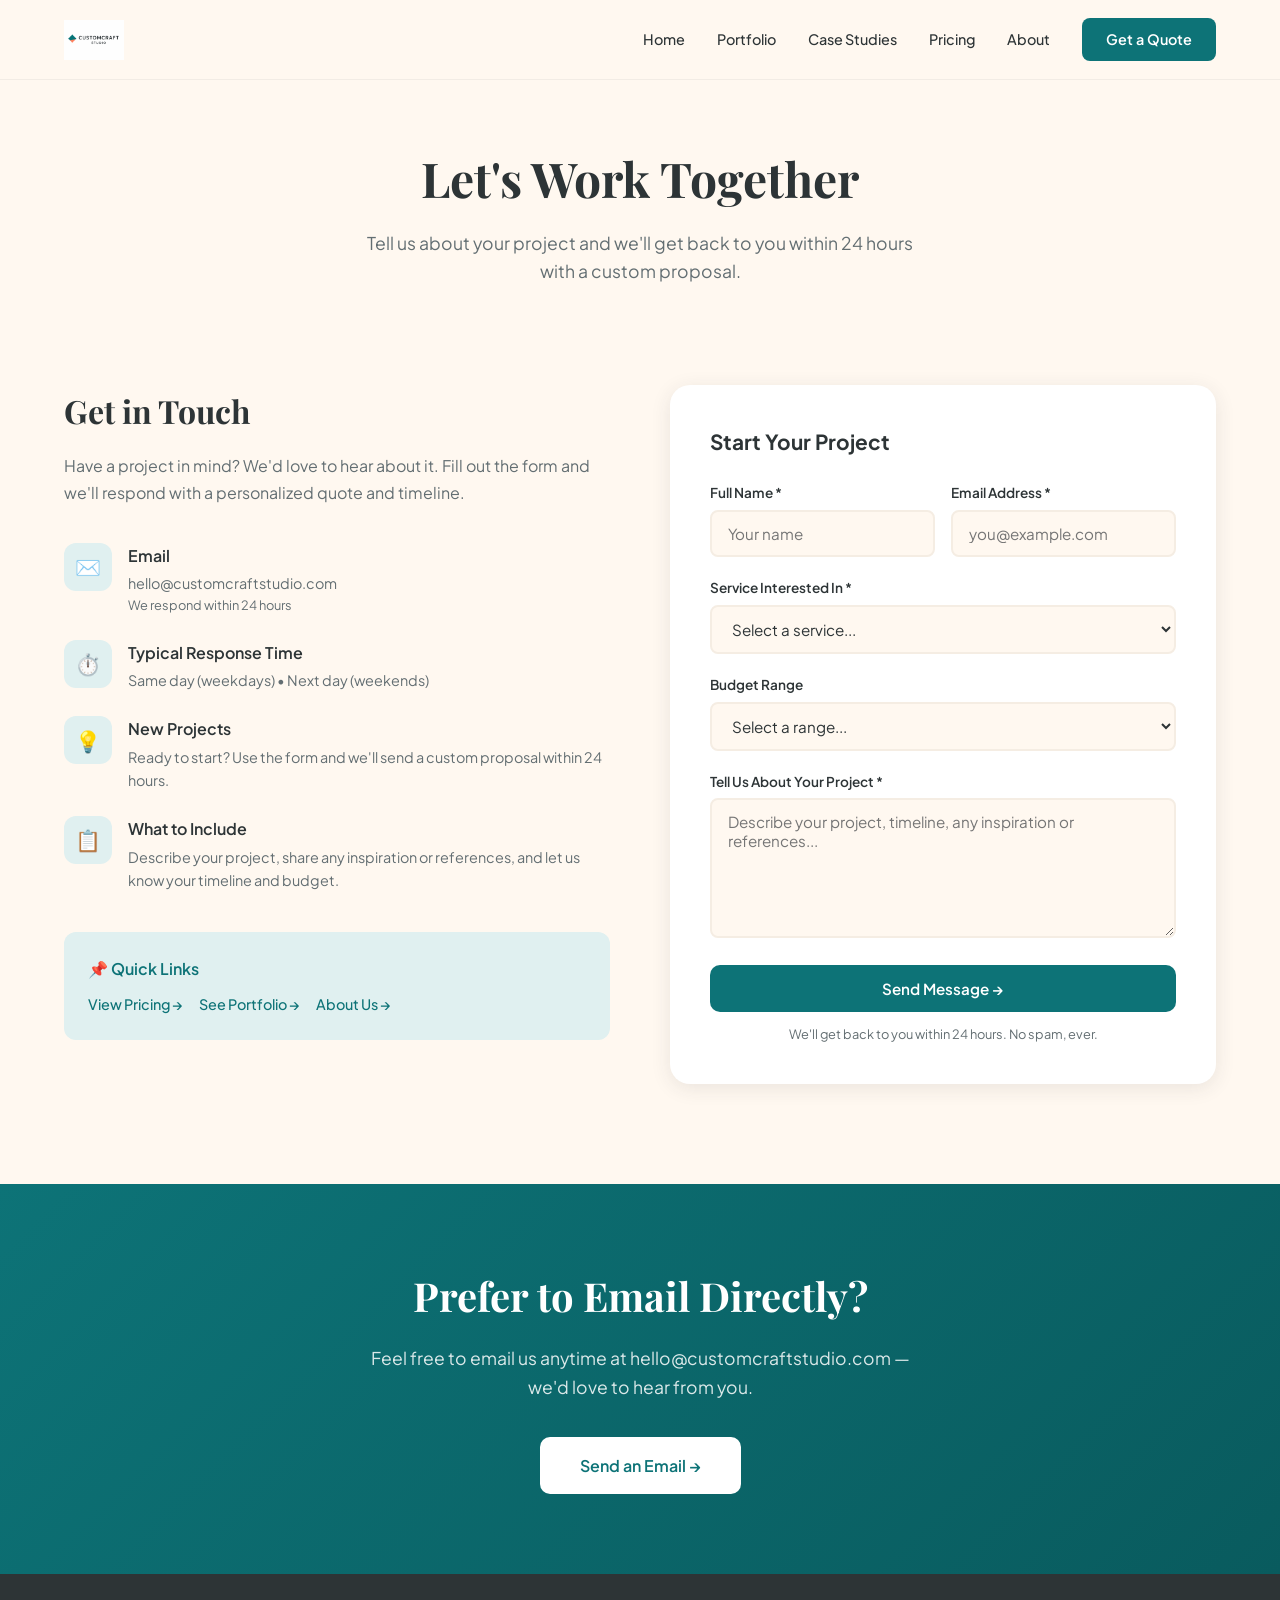
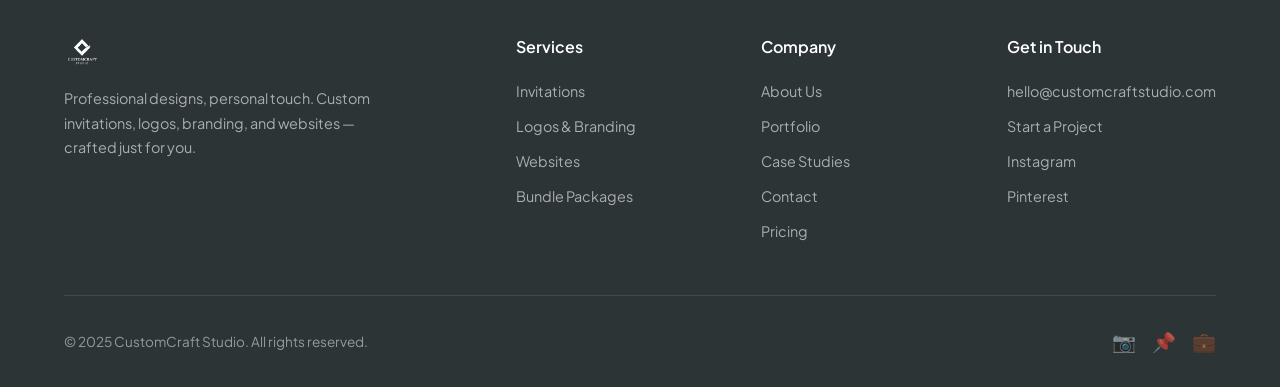
<file: contact.html>
<!DOCTYPE html>
<html lang="en">
<head>
  <meta charset="UTF-8">
  <meta name="viewport" content="width=device-width, initial-scale=1.0">
  <meta name="description" content="Contact CustomCraft Studio — Start your project, ask a question, or just say hello. We'd love to hear from you.">
  <title>Contact — CustomCraft Studio</title>
  <link rel="icon" type="image/png" href="assets/img/customcraft-studio-icon.png">
  <link rel="stylesheet" href="assets/css/style.css">
</head>
<body>
  <!-- Navigation -->
  <nav class="nav" role="navigation">
    <div class="nav-inner">
      <a href="index.html" class="nav-logo">
        <img src="assets/img/customcraft-studio-logo-horizontal.png" alt="CustomCraft Studio">
      </a>
      <div class="nav-links">
        <a href="index.html">Home</a>
        <a href="portfolio.html">Portfolio</a>
        <a href="case-studies.html">Case Studies</a>
        <a href="pricing.html">Pricing</a>
        <a href="about.html">About</a>
        <a href="contact.html" class="active nav-cta">Get a Quote</a>
      </div>
      <button class="nav-toggle" aria-label="Toggle navigation menu">
        <span></span>
        <span></span>
        <span></span>
      </button>
    </div>
  </nav>

  <!-- Page Hero -->
  <section class="page-hero">
    <div class="container">
      <h1 class="fade-in">Let's Work Together</h1>
      <p class="fade-in">Tell us about your project and we'll get back to you within 24 hours with a custom proposal.</p>
    </div>
  </section>

  <!-- Contact -->
  <section class="section" style="padding-top: 40px;">
    <div class="container">
      <div class="contact-grid">
        <!-- Info -->
        <div class="contact-info fade-in">
          <h2>Get in Touch</h2>
          <p>Have a project in mind? We'd love to hear about it. Fill out the form and we'll respond with a personalized quote and timeline.</p>
          
          <div class="contact-details">
            <div class="contact-item">
              <div class="icon">✉️</div>
              <div>
                <h4>Email</h4>
                <p>hello@customcraftstudio.com</p>
                <p style="font-size: 0.8rem; color: var(--charcoal-light);">We respond within 24 hours</p>
              </div>
            </div>
            <div class="contact-item">
              <div class="icon">⏱️</div>
              <div>
                <h4>Typical Response Time</h4>
                <p>Same day (weekdays) • Next day (weekends)</p>
              </div>
            </div>
            <div class="contact-item">
              <div class="icon">💡</div>
              <div>
                <h4>New Projects</h4>
                <p>Ready to start? Use the form and we'll send a custom proposal within 24 hours.</p>
              </div>
            </div>
            <div class="contact-item">
              <div class="icon">📋</div>
              <div>
                <h4>What to Include</h4>
                <p>Describe your project, share any inspiration or references, and let us know your timeline and budget.</p>
              </div>
            </div>
          </div>

          <!-- Quick links -->
          <div style="margin-top: 40px; padding: 24px; background: var(--teal-light); border-radius: var(--radius);">
            <h4 style="font-weight: 600; margin-bottom: 12px; color: var(--teal);">📌 Quick Links</h4>
            <div style="display: flex; gap: 16px; flex-wrap: wrap;">
              <a href="pricing.html" style="color: var(--teal); font-weight: 500; font-size: 0.9rem;">View Pricing →</a>
              <a href="portfolio.html" style="color: var(--teal); font-weight: 500; font-size: 0.9rem;">See Portfolio →</a>
              <a href="about.html" style="color: var(--teal); font-weight: 500; font-size: 0.9rem;">About Us →</a>
            </div>
          </div>
        </div>

        <!-- Form -->
        <div class="contact-form fade-in">
          <h3>Start Your Project</h3>
          <form id="contactForm">
            <div class="form-row">
              <div class="form-group">
                <label for="name">Full Name *</label>
                <input type="text" id="name" name="name" required placeholder="Your name">
              </div>
              <div class="form-group">
                <label for="email">Email Address *</label>
                <input type="email" id="email" name="email" required placeholder="you@example.com">
              </div>
            </div>
            <div class="form-group">
              <label for="service">Service Interested In *</label>
              <select id="service" name="service" required>
                <option value="">Select a service...</option>
                <option value="invitations">Invitations</option>
                <option value="logos">Logos & Brand Identity</option>
                <option value="website">Website Design</option>
                <option value="bundle">Bundle (Brand + Website)</option>
                <option value="other">Something Else</option>
              </select>
            </div>
            <div class="form-group">
              <label for="budget">Budget Range</label>
              <select id="budget" name="budget">
                <option value="">Select a range...</option>
                <option value="basic">$75 – $150 (Basic)</option>
                <option value="premium">$150 – $400 (Premium)</option>
                <option value="custom">$400+ (Full Custom)</option>
                <option value="unsure">Not sure — need guidance</option>
              </select>
            </div>
            <div class="form-group">
              <label for="message">Tell Us About Your Project *</label>
              <textarea id="message" name="message" required placeholder="Describe your project, timeline, any inspiration or references..."></textarea>
            </div>
            <button type="submit" class="btn btn-primary" style="width: 100%;">Send Message →</button>
            <p style="font-size: 0.8rem; color: var(--charcoal-light); margin-top: 12px; text-align: center;">We'll get back to you within 24 hours. No spam, ever.</p>
          </form>
        </div>
      </div>
    </div>
  </section>

  <!-- CTA -->
  <section class="cta-section">
    <div class="container">
      <h2 class="fade-in">Prefer to Email Directly?</h2>
      <p class="fade-in">Feel free to email us anytime at hello@customcraftstudio.com — we'd love to hear from you.</p>
      <a href="mailto:hello@customcraftstudio.com" class="btn fade-in">Send an Email →</a>
    </div>
  </section>

  <!-- Footer -->
  <footer class="footer">
    <div class="container">
      <div class="footer-grid">
        <div class="footer-brand">
          <img src="assets/img/customcraft-studio-icon.png" alt="CustomCraft Studio">
          <p>Professional designs, personal touch. Custom invitations, logos, branding, and websites — crafted just for you.</p>
        </div>
        <div>
          <h4>Services</h4>
          <div class="footer-links">
            <a href="pricing.html">Invitations</a>
            <a href="pricing.html">Logos & Branding</a>
            <a href="pricing.html">Websites</a>
            <a href="pricing.html">Bundle Packages</a>
          </div>
        </div>
        <div>
          <h4>Company</h4>
          <div class="footer-links">
            <a href="about.html">About Us</a>
            <a href="portfolio.html">Portfolio</a>
        <a href="case-studies.html">Case Studies</a>
            <a href="contact.html">Contact</a>
            <a href="pricing.html">Pricing</a>
          </div>
        </div>
        <div>
          <h4>Get in Touch</h4>
          <div class="footer-links">
            <a href="mailto:hello@customcraftstudio.com">hello@customcraftstudio.com</a>
            <a href="contact.html">Start a Project</a>
            <a href="#">Instagram</a>
            <a href="#">Pinterest</a>
          </div>
        </div>
      </div>
      <div class="footer-bottom">
        <p>&copy; 2025 CustomCraft Studio. All rights reserved.</p>
        <div class="footer-social">
          <a href="#" aria-label="Instagram">📷</a>
          <a href="#" aria-label="Pinterest">📌</a>
          <a href="#" aria-label="LinkedIn">💼</a>
        </div>
      </div>
    </div>
  </footer>

  <script src="assets/js/main.js"></script>
</body>
</html>
</file>
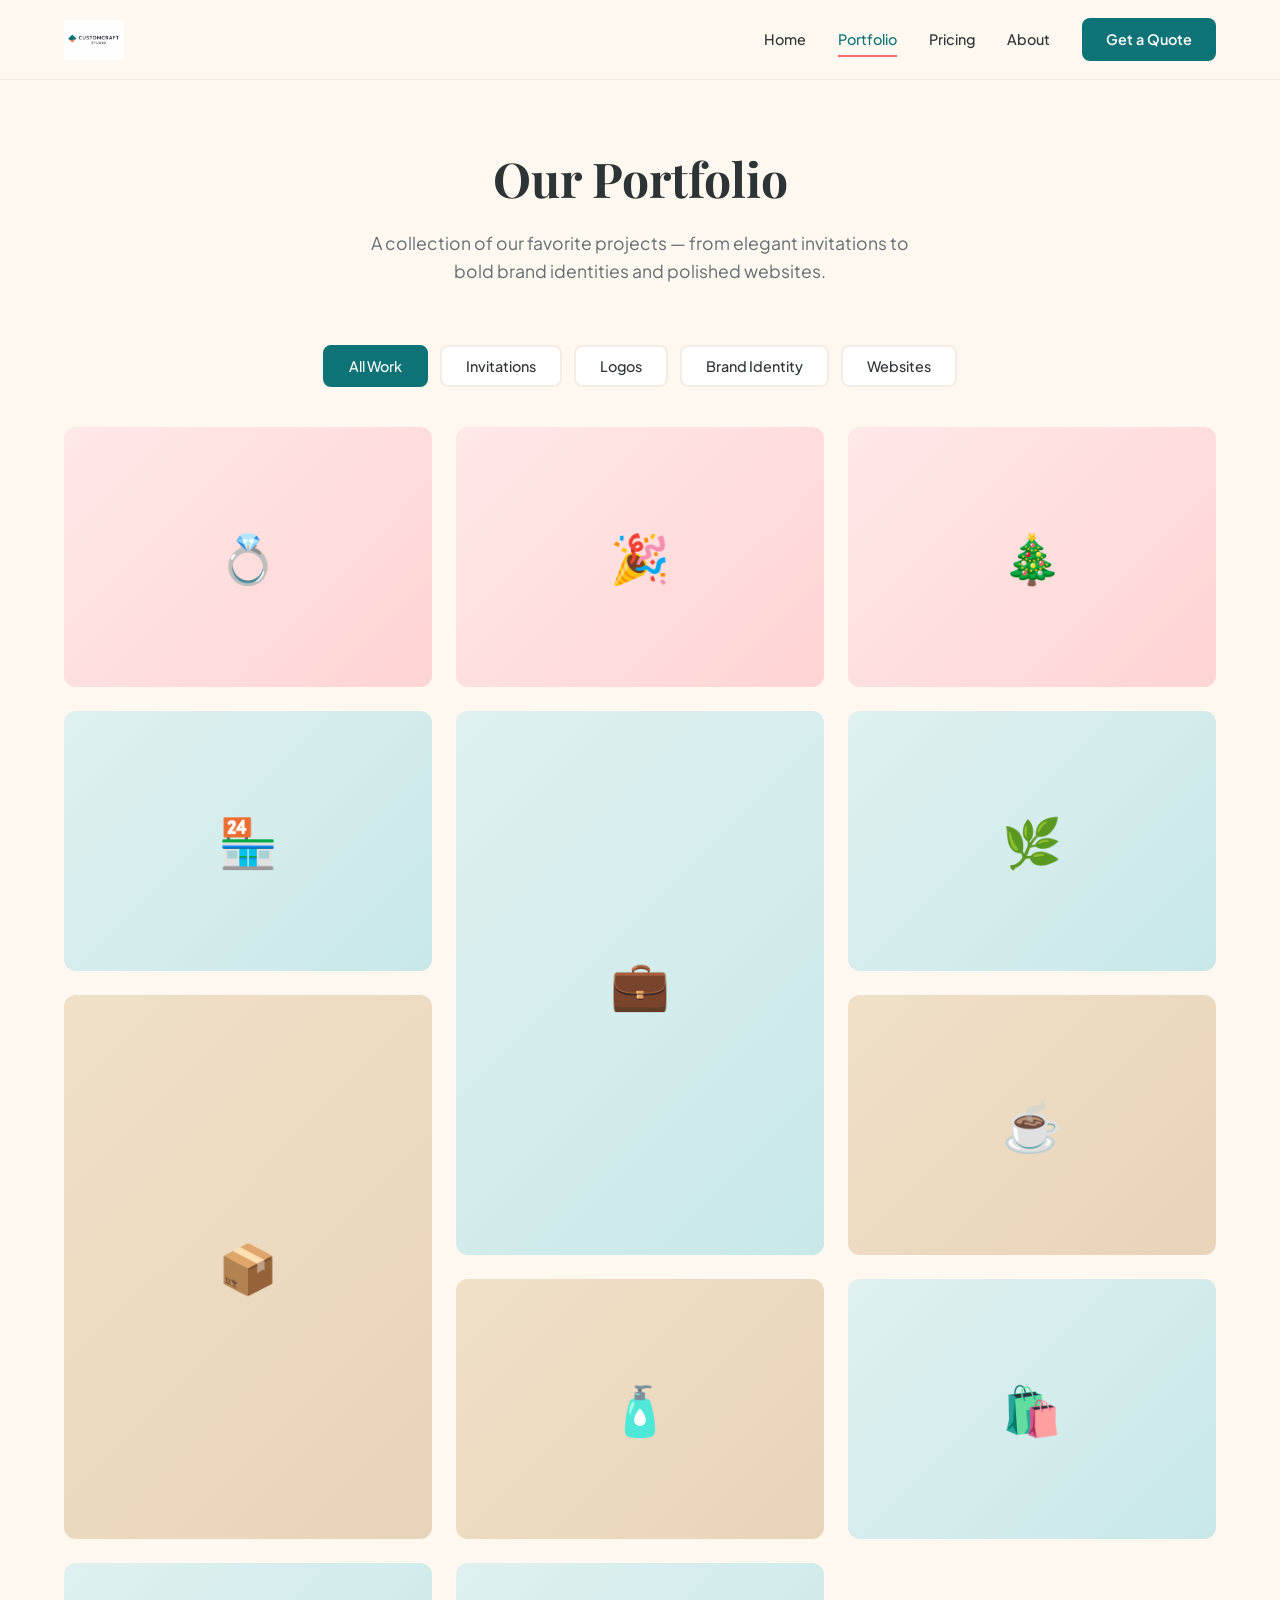
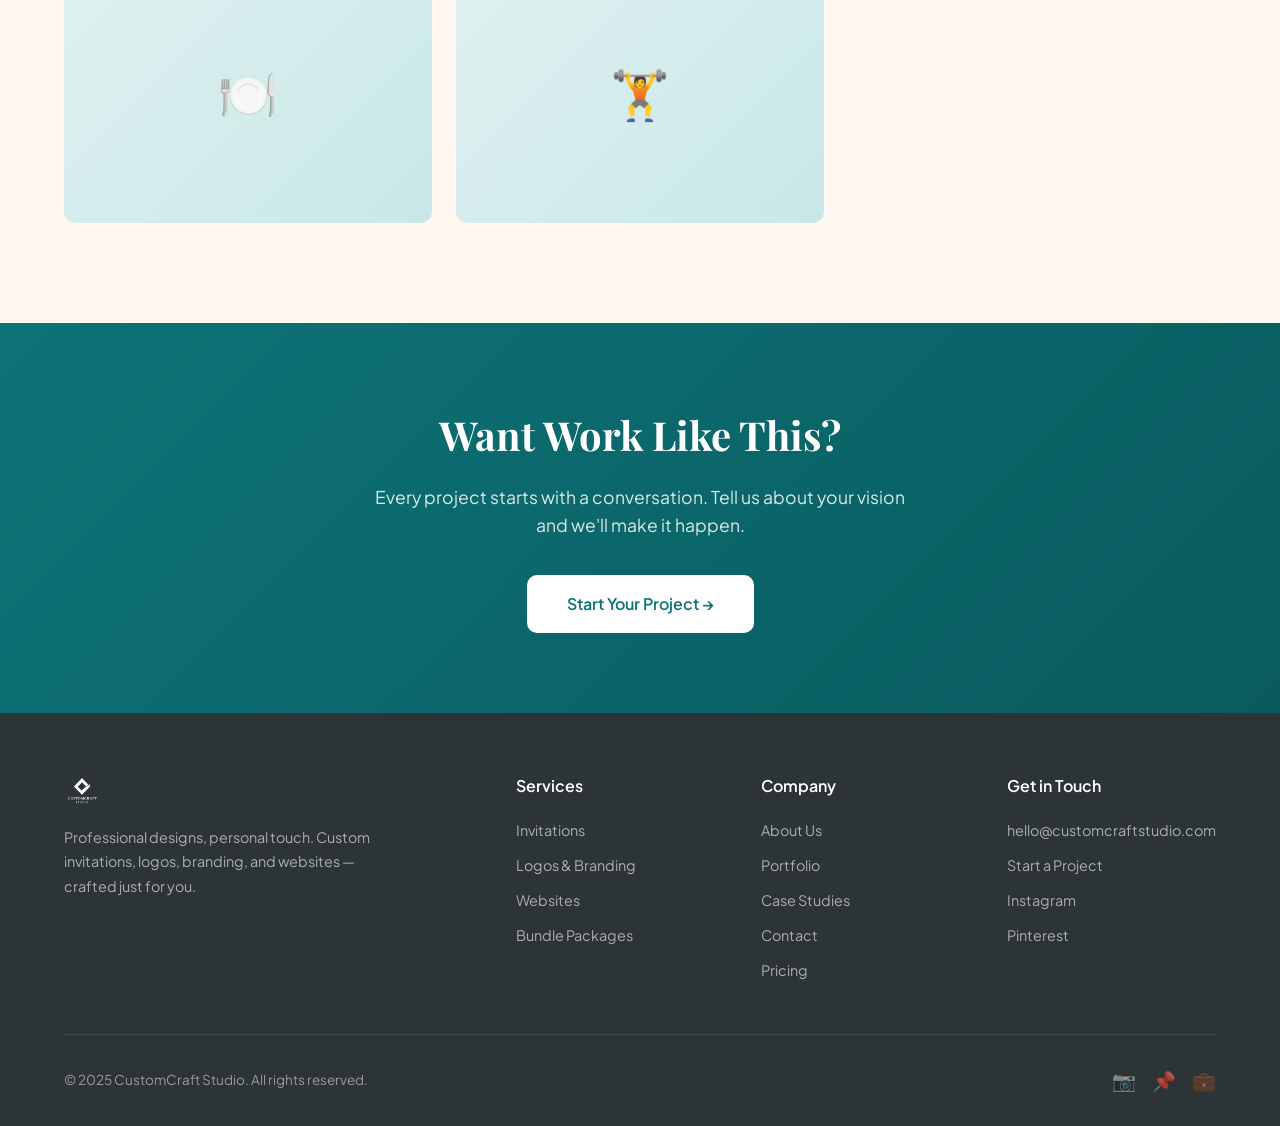
<file: portfolio.html>
<!DOCTYPE html>
<html lang="en">
<head>
  <meta charset="UTF-8">
  <meta name="viewport" content="width=device-width, initial-scale=1.0">
  <meta name="description" content="CustomCraft Studio portfolio — Browse our recent work including invitations, logos, branding packages, and website designs.">
  <title>Portfolio — CustomCraft Studio</title>
  <link rel="icon" type="image/png" href="assets/img/customcraft-studio-icon.png">
  <link rel="stylesheet" href="assets/css/style.css">
</head>
<body>
  <!-- Navigation -->
  <nav class="nav" role="navigation">
    <div class="nav-inner">
      <a href="index.html" class="nav-logo">
        <img src="assets/img/customcraft-studio-logo-horizontal.png" alt="CustomCraft Studio">
      </a>
      <div class="nav-links">
        <a href="index.html">Home</a>
        <a href="portfolio.html" class="active">Portfolio</a>
        <a href="pricing.html">Pricing</a>
        <a href="about.html">About</a>
        <a href="contact.html" class="nav-cta">Get a Quote</a>
      </div>
      <button class="nav-toggle" aria-label="Toggle navigation menu">
        <span></span>
        <span></span>
        <span></span>
      </button>
    </div>
  </nav>

  <!-- Page Hero -->
  <section class="page-hero">
    <div class="container">
      <h1 class="fade-in">Our Portfolio</h1>
      <p class="fade-in">A collection of our favorite projects — from elegant invitations to bold brand identities and polished websites.</p>
    </div>
  </section>

  <!-- Portfolio Filter -->
  <section class="section" style="padding-top: 0;">
    <div class="container">
      <div class="portfolio-filter fade-in">
        <button class="filter-btn active" data-filter="all">All Work</button>
        <button class="filter-btn" data-filter="invitation">Invitations</button>
        <button class="filter-btn" data-filter="logo">Logos</button>
        <button class="filter-btn" data-filter="brand">Brand Identity</button>
        <button class="filter-btn" data-filter="web">Websites</button>
      </div>

      <div class="portfolio-masonry">
        <!-- Invitations -->
        <div class="portfolio-item invitation" data-category="invitation">
          <div class="portfolio-item-bg">💍</div>
          <div class="portfolio-item-overlay">
            <h4>Elegant Wedding Suite</h4>
            <p>Invitation Design — Save-the-date, invite, RSVP card, details card</p>
          </div>
        </div>
        <div class="portfolio-item invitation" data-category="invitation">
          <div class="portfolio-item-bg">🎉</div>
          <div class="portfolio-item-overlay">
            <h4>50th Birthday Celebration</h4>
            <p>Invitation Design — Gold foil, custom illustration</p>
          </div>
        </div>
        <div class="portfolio-item invitation" data-category="invitation">
          <div class="portfolio-item-bg">🎄</div>
          <div class="portfolio-item-overlay">
            <h4>Holiday Party Invite</h4>
            <p>Invitation Design — Corporate holiday event</p>
          </div>
        </div>

        <!-- Logos -->
        <div class="portfolio-item logo" data-category="logo">
          <div class="portfolio-item-bg">🏪</div>
          <div class="portfolio-item-overlay">
            <h4>Sunrise Cafe</h4>
            <p>Logo Design — Primary, secondary, and icon mark</p>
          </div>
        </div>
        <div class="portfolio-item logo tall" data-category="logo">
          <div class="portfolio-item-bg">💼</div>
          <div class="portfolio-item-overlay">
            <h4>NovaTech Solutions</h4>
            <p>Logo Design — Tech startup brand mark with multiple variations</p>
          </div>
        </div>
        <div class="portfolio-item logo" data-category="logo">
          <div class="portfolio-item-bg">🌿</div>
          <div class="portfolio-item-overlay">
            <h4>GreenLeaf Organics</h4>
            <p>Logo Design — Natural, organic brand identity</p>
          </div>
        </div>

        <!-- Brand Identity -->
        <div class="portfolio-item brand tall" data-category="brand">
          <div class="portfolio-item-bg">📦</div>
          <div class="portfolio-item-overlay">
            <h4>Artisan Market Co.</h4>
            <p>Full Brand Package — Logo, packaging, signage, social kit, guidelines</p>
          </div>
        </div>
        <div class="portfolio-item brand" data-category="brand">
          <div class="portfolio-item-bg">☕</div>
          <div class="portfolio-item-overlay">
            <h4>Brew & Bean</h4>
            <p>Brand Identity — Coffee shop branding, cups, bags, menus</p>
          </div>
        </div>
        <div class="portfolio-item brand" data-category="brand">
          <div class="portfolio-item-bg">🧴</div>
          <div class="portfolio-item-overlay">
            <h4>Pure Skin Studio</h4>
            <p>Brand Identity — Beauty & skincare full brand package</p>
          </div>
        </div>

        <!-- Websites -->
        <div class="portfolio-item web" data-category="web">
          <div class="portfolio-item-bg">🛍️</div>
          <div class="portfolio-item-overlay">
            <h4>Bloom Florist</h4>
            <p>Website — Portfolio & ordering site for a floral studio</p>
          </div>
        </div>
        <div class="portfolio-item web" data-category="web">
          <div class="portfolio-item-bg">🍽️</div>
          <div class="portfolio-item-overlay">
            <h4>The Local Table</h4>
            <p>Website — Restaurant site with menu, reservations, gallery</p>
          </div>
        </div>
        <div class="portfolio-item web" data-category="web">
          <div class="portfolio-item-bg">🏋️</div>
          <div class="portfolio-item-overlay">
            <h4>FitLife Studio</h4>
            <p>Website — Fitness studio with class schedule & booking</p>
          </div>
        </div>
      </div>
    </div>
  </section>

  <!-- CTA -->
  <section class="cta-section">
    <div class="container">
      <h2 class="fade-in">Want Work Like This?</h2>
      <p class="fade-in">Every project starts with a conversation. Tell us about your vision and we'll make it happen.</p>
      <a href="contact.html" class="btn fade-in">Start Your Project →</a>
    </div>
  </section>

  <!-- Footer -->
  <footer class="footer">
    <div class="container">
      <div class="footer-grid">
        <div class="footer-brand">
          <img src="assets/img/customcraft-studio-icon.png" alt="CustomCraft Studio">
          <p>Professional designs, personal touch. Custom invitations, logos, branding, and websites — crafted just for you.</p>
        </div>
        <div>
          <h4>Services</h4>
          <div class="footer-links">
            <a href="pricing.html">Invitations</a>
            <a href="pricing.html">Logos & Branding</a>
            <a href="pricing.html">Websites</a>
            <a href="pricing.html">Bundle Packages</a>
          </div>
        </div>
        <div>
          <h4>Company</h4>
          <div class="footer-links">
            <a href="about.html">About Us</a>
            <a href="portfolio.html">Portfolio</a>
        <a href="case-studies.html">Case Studies</a>
            <a href="contact.html">Contact</a>
            <a href="pricing.html">Pricing</a>
          </div>
        </div>
        <div>
          <h4>Get in Touch</h4>
          <div class="footer-links">
            <a href="mailto:hello@customcraftstudio.com">hello@customcraftstudio.com</a>
            <a href="contact.html">Start a Project</a>
            <a href="#">Instagram</a>
            <a href="#">Pinterest</a>
          </div>
        </div>
      </div>
      <div class="footer-bottom">
        <p>&copy; 2025 CustomCraft Studio. All rights reserved.</p>
        <div class="footer-social">
          <a href="#" aria-label="Instagram">📷</a>
          <a href="#" aria-label="Pinterest">📌</a>
          <a href="#" aria-label="LinkedIn">💼</a>
        </div>
      </div>
    </div>
  </footer>

  <script src="assets/js/main.js"></script>
</body>
</html>
</file>
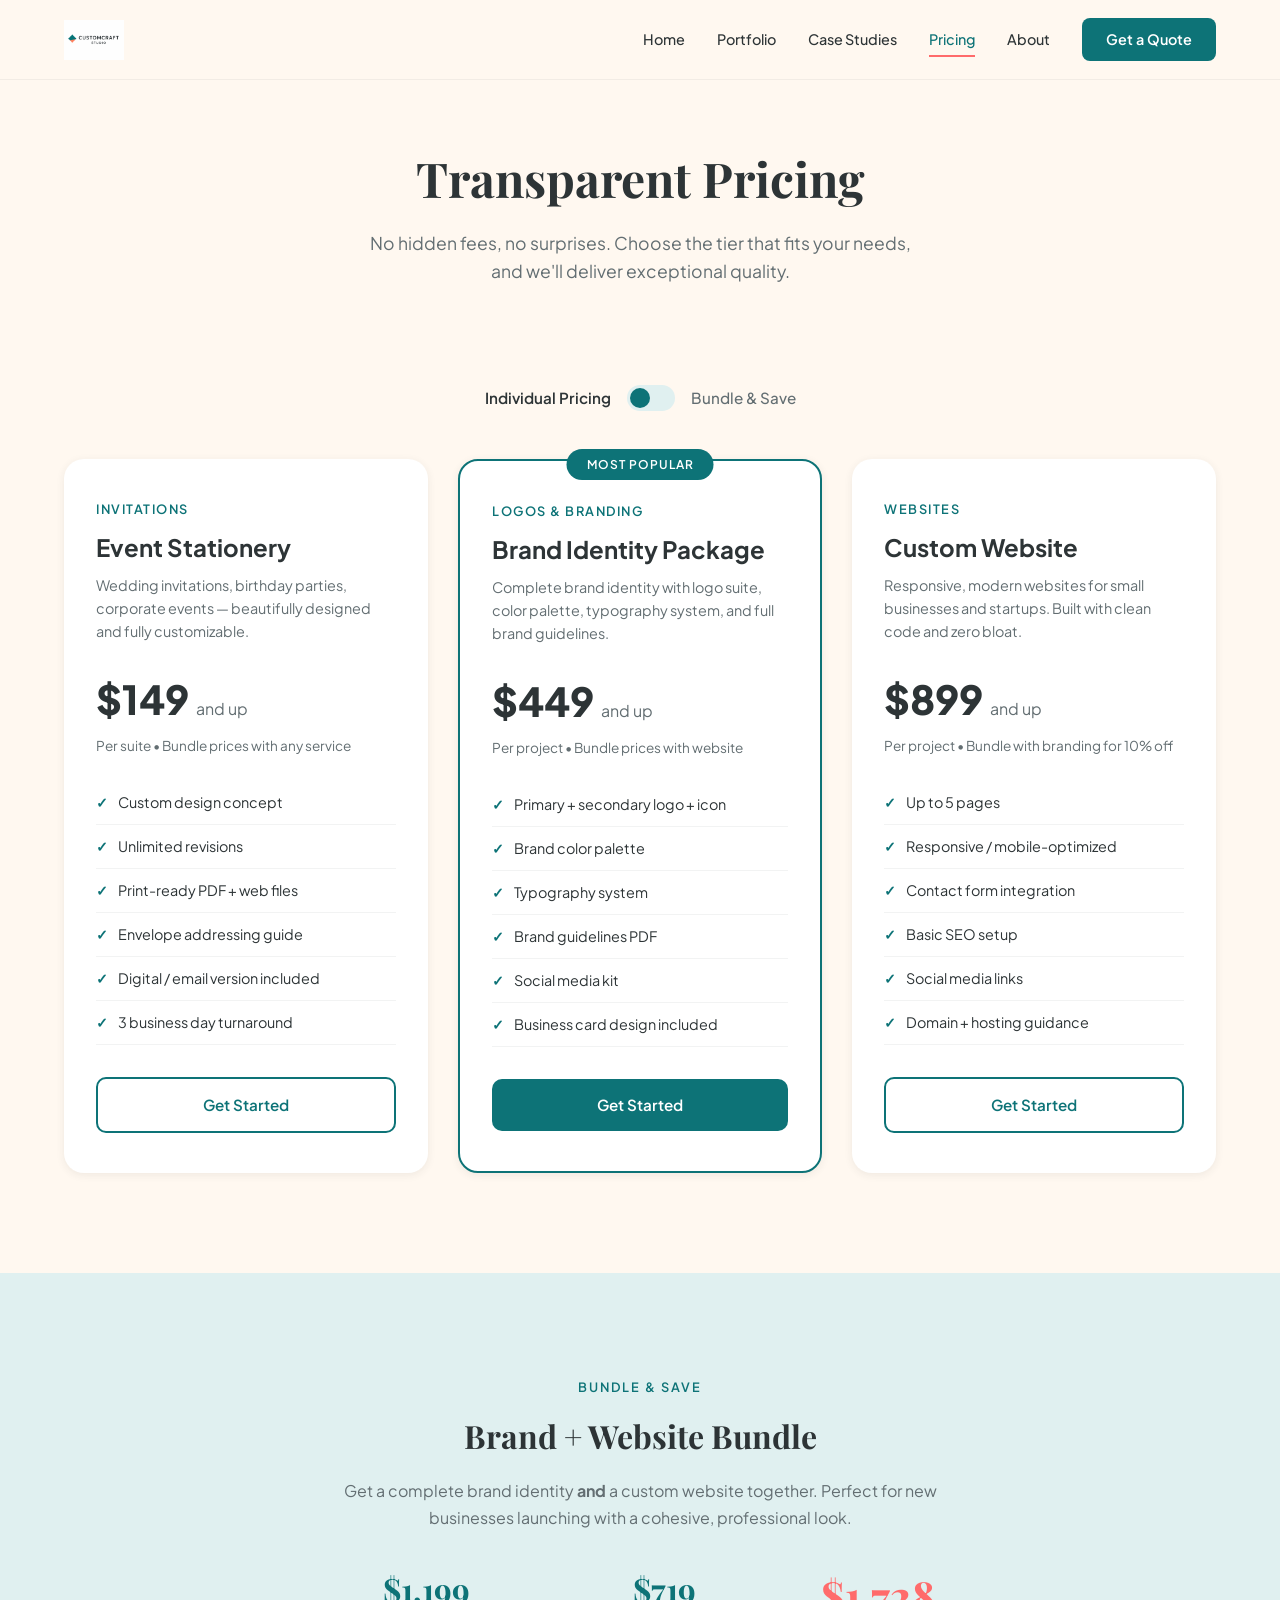
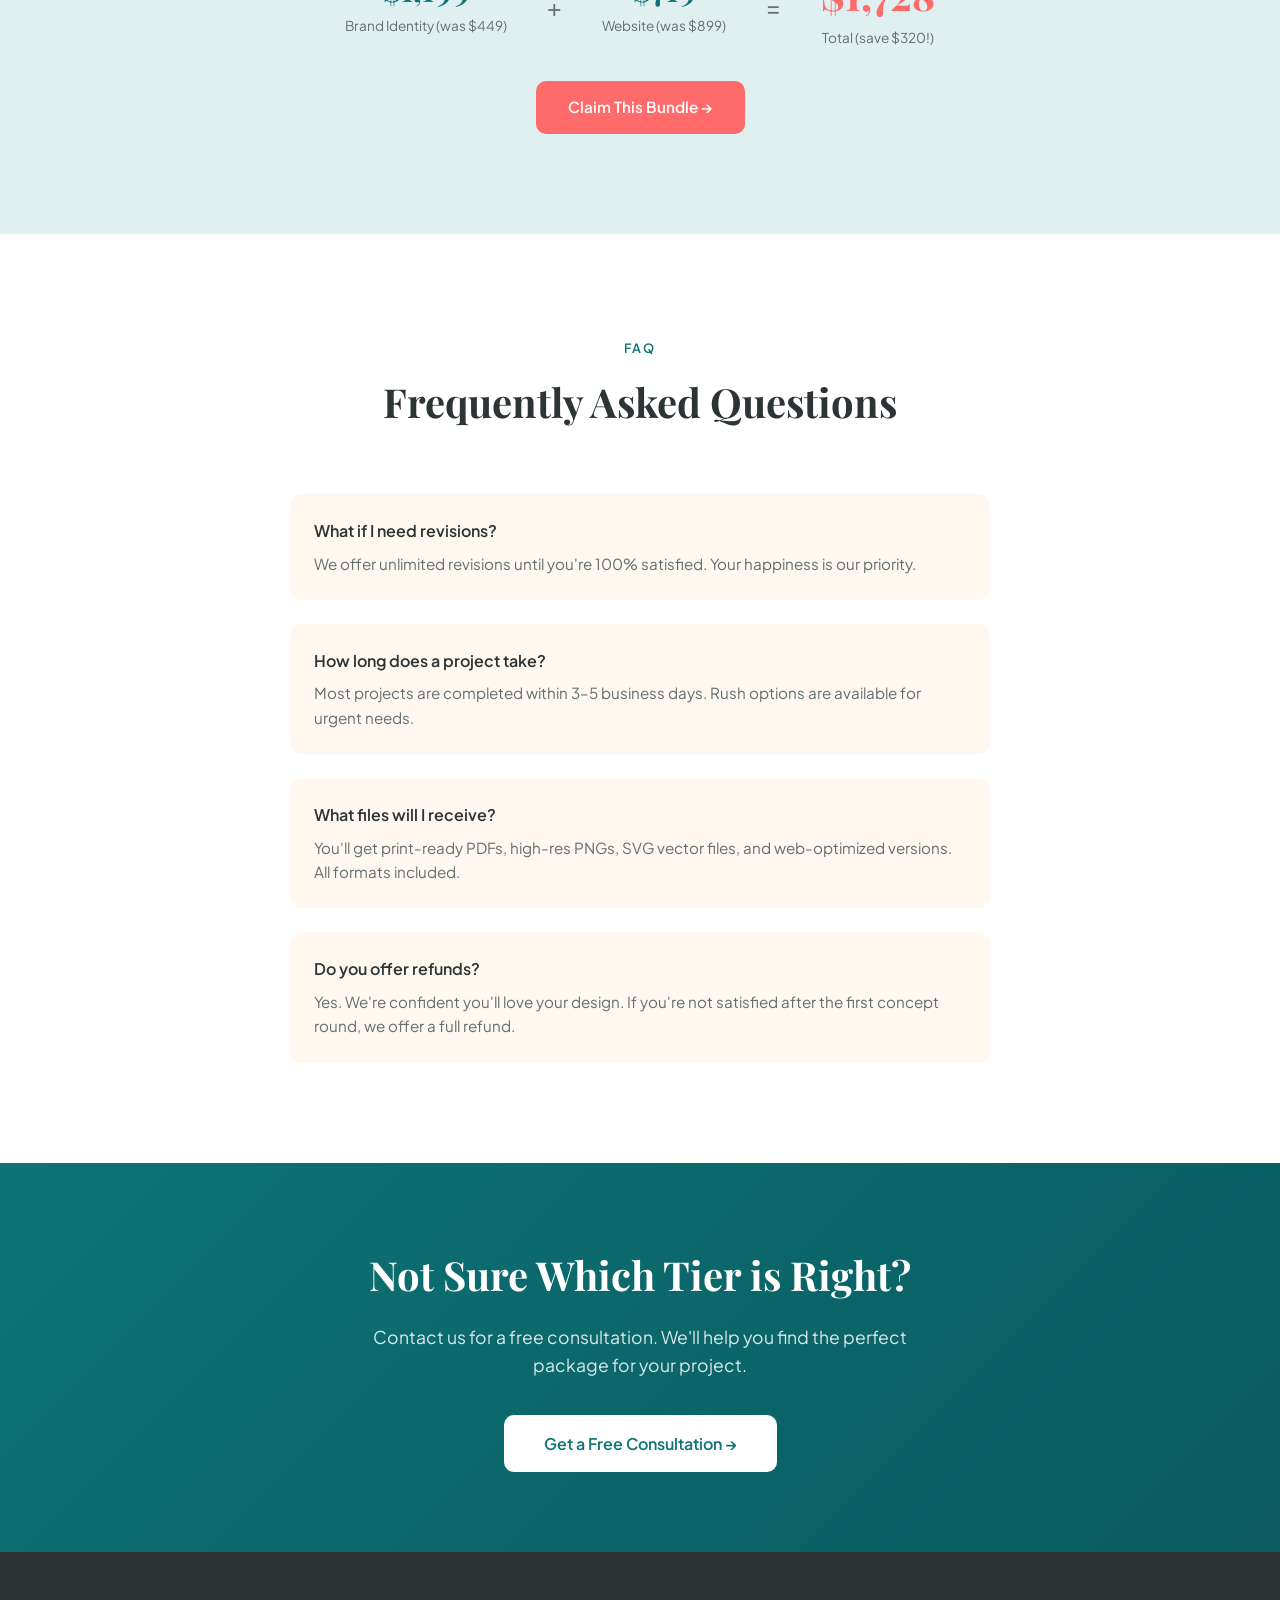
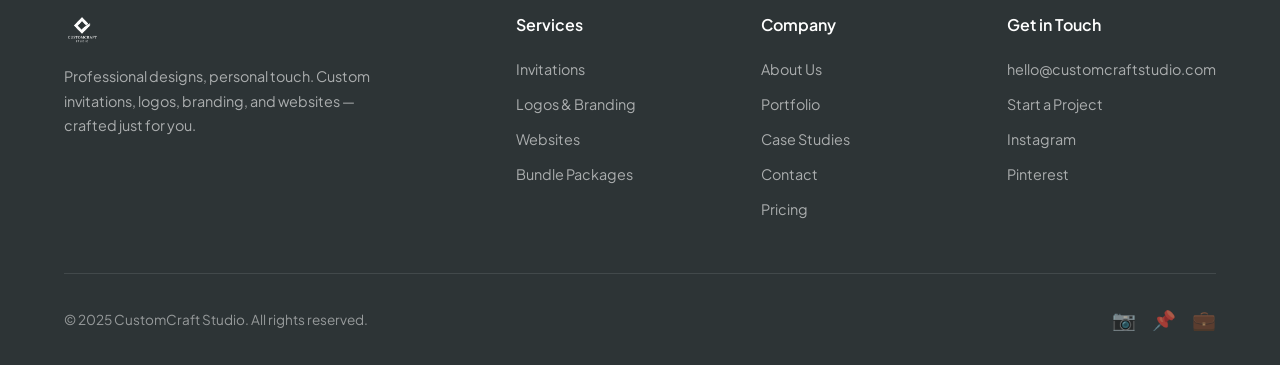
<file: pricing.html>
<!DOCTYPE html>
<html lang="en">
<head>
  <meta charset="UTF-8">
  <meta name="viewport" content="width=device-width, initial-scale=1.0">
  <meta name="description" content="CustomCraft Studio pricing — Transparent, tiered pricing for invitations, logos, branding, and websites. Affordable professional design.">
  <title>Pricing — CustomCraft Studio</title>
  <link rel="icon" type="image/png" href="assets/img/customcraft-studio-icon.png">
  <link rel="stylesheet" href="assets/css/style.css">
</head>
<body>
  <!-- Navigation -->
  <nav class="nav" role="navigation">
    <div class="nav-inner">
      <a href="index.html" class="nav-logo">
        <img src="assets/img/customcraft-studio-logo-horizontal.png" alt="CustomCraft Studio">
      </a>
      <div class="nav-links">
        <a href="index.html">Home</a>
        <a href="portfolio.html">Portfolio</a>
        <a href="case-studies.html">Case Studies</a>
        <a href="pricing.html" class="active">Pricing</a>
        <a href="about.html">About</a>
        <a href="contact.html" class="nav-cta">Get a Quote</a>
      </div>
      <button class="nav-toggle" aria-label="Toggle navigation menu">
        <span></span>
        <span></span>
        <span></span>
      </button>
    </div>
  </nav>

  <!-- Page Hero -->
  <section class="page-hero">
    <div class="container">
      <h1 class="fade-in">Transparent Pricing</h1>
      <p class="fade-in">No hidden fees, no surprises. Choose the tier that fits your needs, and we'll deliver exceptional quality.</p>
    </div>
  </section>

  <!-- Pricing -->
  <section class="section" style="padding-top: 40px;">
    <div class="container">
      <!-- Toggle -->
      <div class="pricing-toggle fade-in">
        <span class="active">Individual Pricing</span>
        <button class="toggle-switch" aria-label="Toggle bundle pricing"></button>
        <span>Bundle & Save</span>
      </div>

      <div class="pricing-grid">
        <!-- Invitations -->
        <div class="pricing-card fade-in">
          <div class="pricing-category">Invitations</div>
          <h3>Event Stationery</h3>
          <p class="description">Wedding invitations, birthday parties, corporate events — beautifully designed and fully customizable.</p>
          <div class="pricing-amount price-individual">$149 <span>and up</span></div>
          <div class="pricing-amount price-bundle" style="display: none;">$119 <span>and up</span></div>
          <div class="pricing-duration">Per suite • Bundle prices with any service</div>
          <ul class="pricing-features">
            <li>Custom design concept</li>
            <li>Unlimited revisions</li>
            <li>Print-ready PDF + web files</li>
            <li>Envelope addressing guide</li>
            <li>Digital / email version included</li>
            <li>3 business day turnaround</li>
          </ul>
          <a href="contact.html" class="btn btn-secondary">Get Started</a>
        </div>

        <!-- Logos & Branding (Featured) -->
        <div class="pricing-card featured fade-in">
          <div class="pricing-badge">Most Popular</div>
          <div class="pricing-category">Logos & Branding</div>
          <h3>Brand Identity Package</h3>
          <p class="description">Complete brand identity with logo suite, color palette, typography system, and full brand guidelines.</p>
          <div class="pricing-amount price-individual">$449 <span>and up</span></div>
          <div class="pricing-amount price-bundle" style="display: none;">$359 <span>and up</span></div>
          <div class="pricing-duration">Per project • Bundle prices with website</div>
          <ul class="pricing-features">
            <li>Primary + secondary logo + icon</li>
            <li>Brand color palette</li>
            <li>Typography system</li>
            <li>Brand guidelines PDF</li>
            <li>Social media kit</li>
            <li>Business card design included</li>
          </ul>
          <a href="contact.html" class="btn btn-primary">Get Started</a>
        </div>

        <!-- Websites -->
        <div class="pricing-card fade-in">
          <div class="pricing-category">Websites</div>
          <h3>Custom Website</h3>
          <p class="description">Responsive, modern websites for small businesses and startups. Built with clean code and zero bloat.</p>
          <div class="pricing-amount price-individual">$899 <span>and up</span></div>
          <div class="pricing-amount price-bundle" style="display: none;">$719 <span>and up</span></div>
          <div class="pricing-duration">Per project • Bundle with branding for 10% off</div>
          <ul class="pricing-features">
            <li>Up to 5 pages</li>
            <li>Responsive / mobile-optimized</li>
            <li>Contact form integration</li>
            <li>Basic SEO setup</li>
            <li>Social media links</li>
            <li>Domain + hosting guidance</li>
          </ul>
          <a href="contact.html" class="btn btn-secondary">Get Started</a>
        </div>
      </div>
    </div>
  </section>

  <!-- Bundle CTA -->
  <section class="section" style="background: var(--teal-light);">
    <div class="container" style="text-align: center;">
      <div class="fade-in">
        <span class="section-tag" style="color: var(--teal);">Bundle & Save</span>
        <h2 style="font-family: 'Playfair Display', serif; font-size: 2rem; color: var(--charcoal); margin-bottom: 16px;">Brand + Website Bundle</h2>
        <p style="color: var(--charcoal-light); max-width: 600px; margin: 0 auto 32px; line-height: 1.7;">
          Get a complete brand identity <strong>and</strong> a custom website together. Perfect for new businesses launching with a cohesive, professional look.
        </p>
        <div style="display: flex; justify-content: center; gap: 40px; flex-wrap: wrap; margin-bottom: 32px;">
          <div>
            <div style="font-family: 'Playfair Display', serif; font-size: 2rem; font-weight: 700; color: var(--teal);">$1,199</div>
            <div style="font-size: 0.85rem; color: var(--charcoal-light);">Brand Identity (was $449)</div>
          </div>
          <div style="display: flex; align-items: center; font-size: 1.5rem; color: var(--charcoal-light);">+</div>
          <div>
            <div style="font-family: 'Playfair Display', serif; font-size: 2rem; font-weight: 700; color: var(--teal);">$719</div>
            <div style="font-size: 0.85rem; color: var(--charcoal-light);">Website (was $899)</div>
          </div>
          <div style="display: flex; align-items: center; font-size: 1.5rem; color: var(--charcoal-light);">=</div>
          <div>
            <div style="font-family: 'Playfair Display', serif; font-size: 2.5rem; font-weight: 800; color: var(--coral);">$1,728</div>
            <div style="font-size: 0.85rem; color: var(--charcoal-light);">Total (save $320!)</div>
          </div>
        </div>
        <a href="contact.html" class="btn btn-coral">Claim This Bundle →</a>
      </div>
    </div>
  </section>

  <!-- FAQ -->
  <section class="section" style="background: var(--white);">
    <div class="container">
      <div class="section-header fade-in">
        <span class="section-tag">FAQ</span>
        <h2>Frequently Asked Questions</h2>
      </div>
      <div style="max-width: 700px; margin: 0 auto;">
        <div class="fade-in" style="margin-bottom: 24px; padding: 24px; background: var(--cream); border-radius: var(--radius);">
          <h4 style="font-weight: 600; margin-bottom: 8px; color: var(--charcoal);">What if I need revisions?</h4>
          <p style="color: var(--charcoal-light); font-size: 0.95rem;">We offer unlimited revisions until you're 100% satisfied. Your happiness is our priority.</p>
        </div>
        <div class="fade-in" style="margin-bottom: 24px; padding: 24px; background: var(--cream); border-radius: var(--radius);">
          <h4 style="font-weight: 600; margin-bottom: 8px; color: var(--charcoal);">How long does a project take?</h4>
          <p style="color: var(--charcoal-light); font-size: 0.95rem;">Most projects are completed within 3–5 business days. Rush options are available for urgent needs.</p>
        </div>
        <div class="fade-in" style="margin-bottom: 24px; padding: 24px; background: var(--cream); border-radius: var(--radius);">
          <h4 style="font-weight: 600; margin-bottom: 8px; color: var(--charcoal);">What files will I receive?</h4>
          <p style="color: var(--charcoal-light); font-size: 0.95rem;">You'll get print-ready PDFs, high-res PNGs, SVG vector files, and web-optimized versions. All formats included.</p>
        </div>
        <div class="fade-in" style="padding: 24px; background: var(--cream); border-radius: var(--radius);">
          <h4 style="font-weight: 600; margin-bottom: 8px; color: var(--charcoal);">Do you offer refunds?</h4>
          <p style="color: var(--charcoal-light); font-size: 0.95rem;">Yes. We're confident you'll love your design. If you're not satisfied after the first concept round, we offer a full refund.</p>
        </div>
      </div>
    </div>
  </section>

  <!-- CTA -->
  <section class="cta-section">
    <div class="container">
      <h2 class="fade-in">Not Sure Which Tier is Right?</h2>
      <p class="fade-in">Contact us for a free consultation. We'll help you find the perfect package for your project.</p>
      <a href="contact.html" class="btn fade-in">Get a Free Consultation →</a>
    </div>
  </section>

  <!-- Footer -->
  <footer class="footer">
    <div class="container">
      <div class="footer-grid">
        <div class="footer-brand">
          <img src="assets/img/customcraft-studio-icon.png" alt="CustomCraft Studio">
          <p>Professional designs, personal touch. Custom invitations, logos, branding, and websites — crafted just for you.</p>
        </div>
        <div>
          <h4>Services</h4>
          <div class="footer-links">
            <a href="pricing.html">Invitations</a>
            <a href="pricing.html">Logos & Branding</a>
            <a href="pricing.html">Websites</a>
            <a href="pricing.html">Bundle Packages</a>
          </div>
        </div>
        <div>
          <h4>Company</h4>
          <div class="footer-links">
            <a href="about.html">About Us</a>
            <a href="portfolio.html">Portfolio</a>
        <a href="case-studies.html">Case Studies</a>
            <a href="contact.html">Contact</a>
            <a href="pricing.html">Pricing</a>
          </div>
        </div>
        <div>
          <h4>Get in Touch</h4>
          <div class="footer-links">
            <a href="mailto:hello@customcraftstudio.com">hello@customcraftstudio.com</a>
            <a href="contact.html">Start a Project</a>
            <a href="#">Instagram</a>
            <a href="#">Pinterest</a>
          </div>
        </div>
      </div>
      <div class="footer-bottom">
        <p>&copy; 2025 CustomCraft Studio. All rights reserved.</p>
        <div class="footer-social">
          <a href="#" aria-label="Instagram">📷</a>
          <a href="#" aria-label="Pinterest">📌</a>
          <a href="#" aria-label="LinkedIn">💼</a>
        </div>
      </div>
    </div>
  </footer>

  <script src="assets/js/main.js"></script>
</body>
</html>
</file>
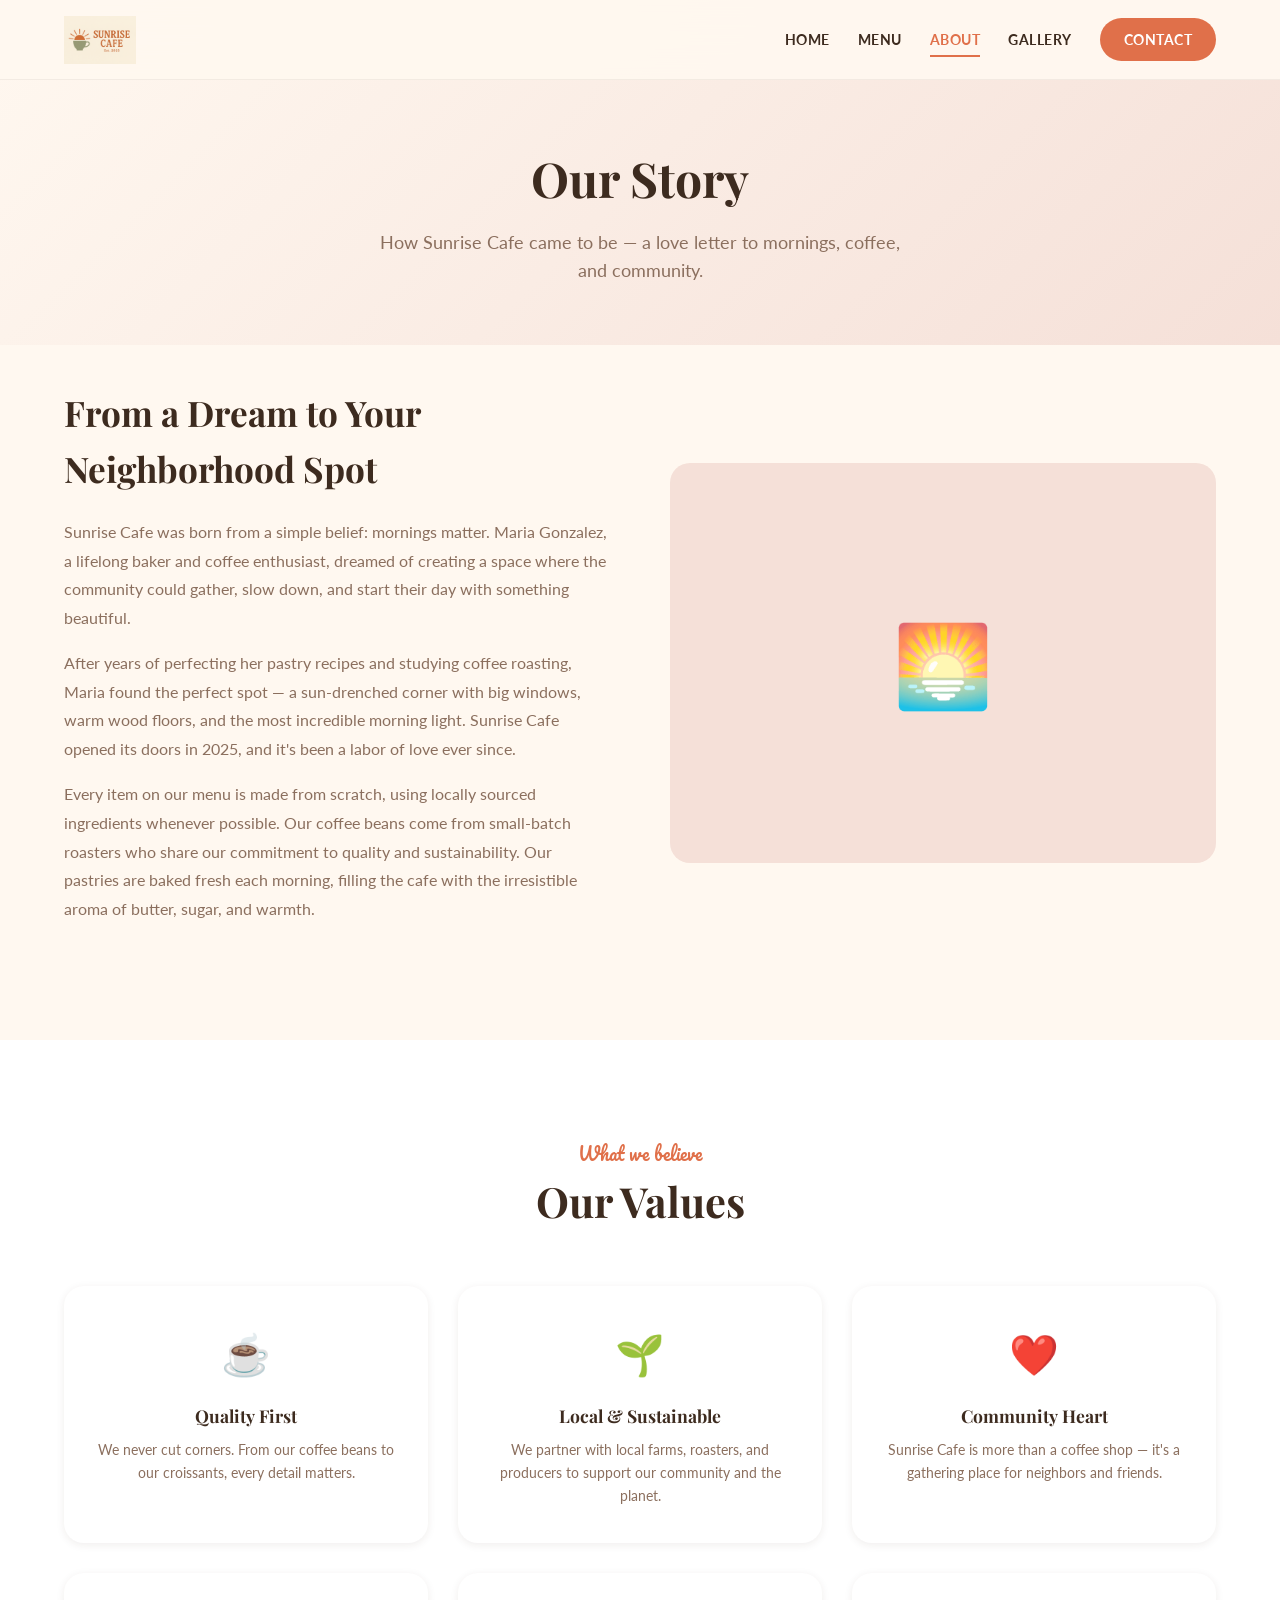
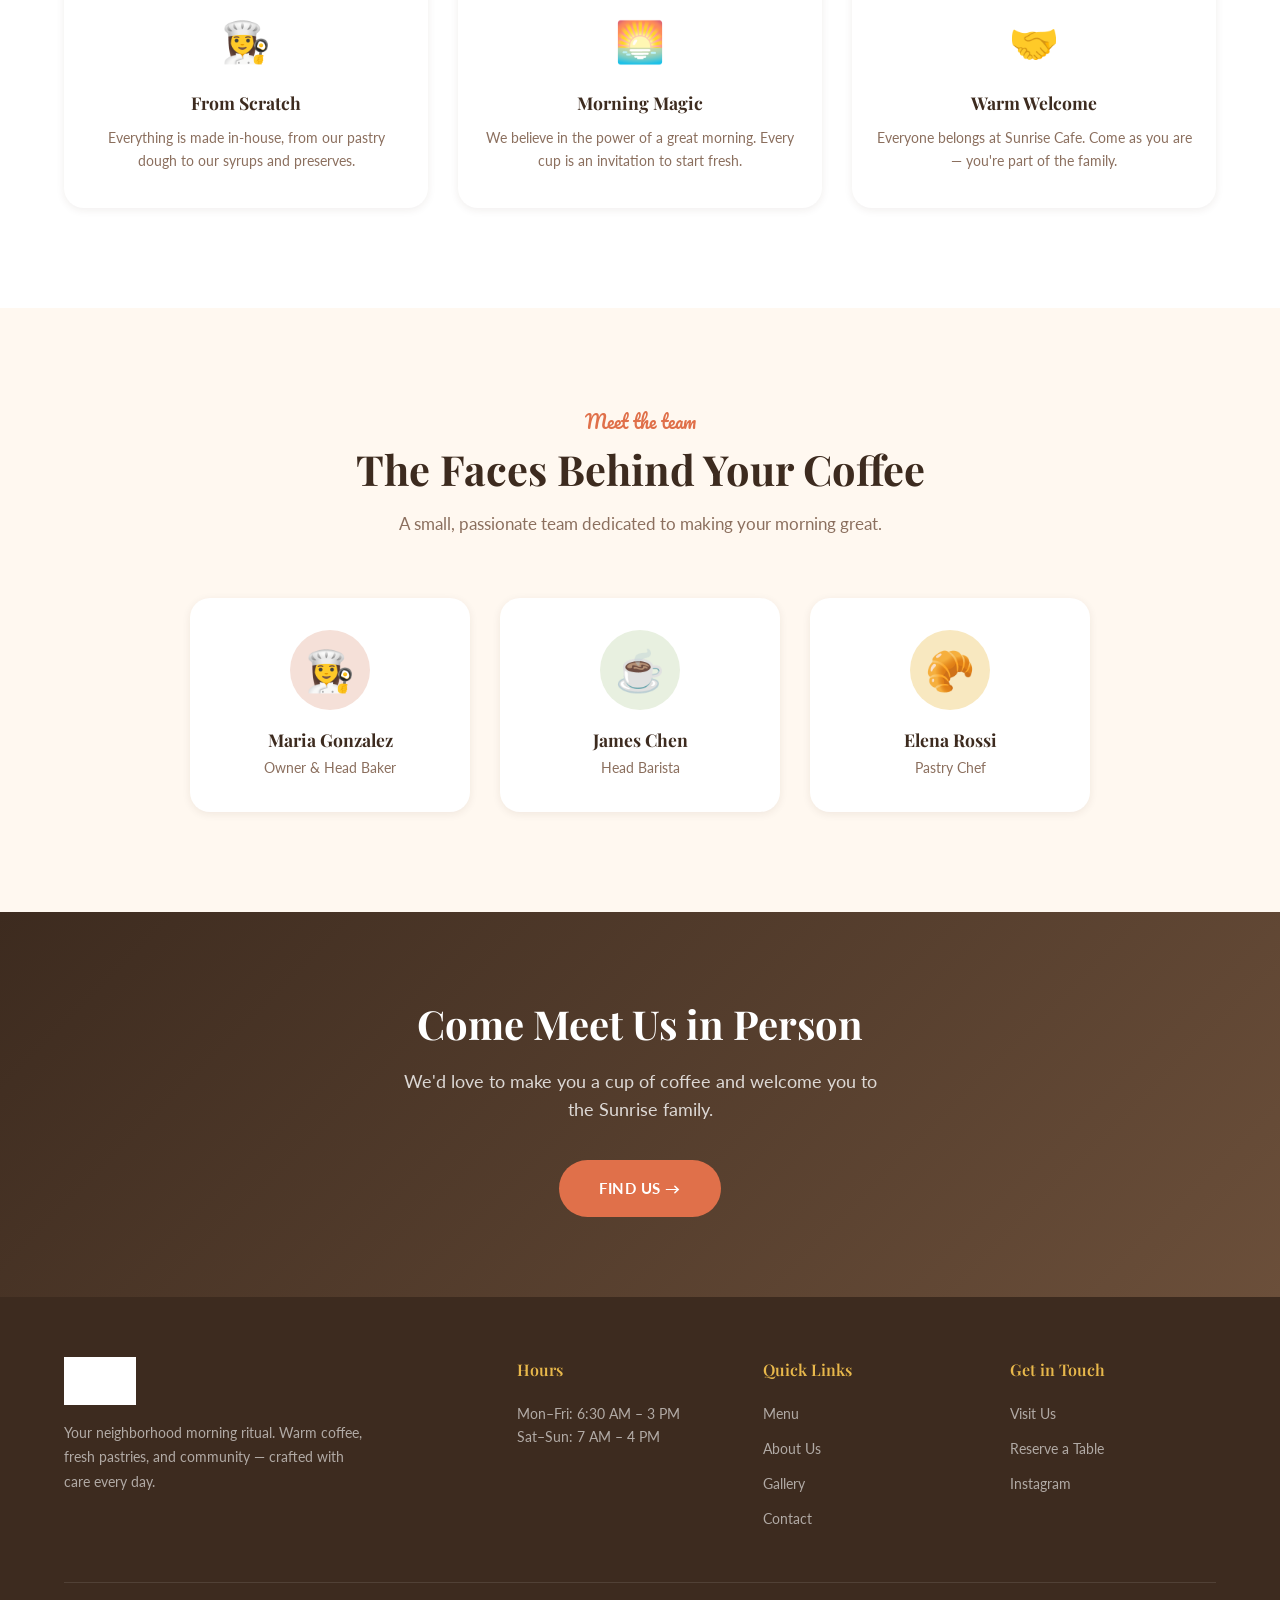
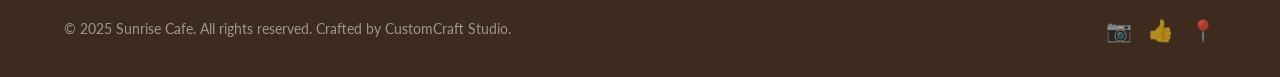
<file: sunrise-cafe/about.html>
<!DOCTYPE html>
<html lang="en">
<head>
  <meta charset="UTF-8">
  <meta name="viewport" content="width=device-width, initial-scale=1.0">
  <meta name="description" content="About Sunrise Cafe — A neighborhood coffee shop and bakery born from a love of good coffee and community.">
  <title>About — Sunrise Cafe</title>
  <link rel="icon" type="image/png" href="../assets/sunrise-cafe/branding/sunrise-cafe-icon.png">
  <link rel="stylesheet" href="../assets/css/sunrise-cafe.css">
</head>
<body>
  <!-- Navigation -->
  <nav class="nav" role="navigation">
    <div class="nav-inner">
      <a href="index.html" class="nav-logo">
        <img src="../assets/sunrise-cafe/branding/sunrise-cafe-logo-horizontal.png" alt="Sunrise Cafe">
      </a>
      <div class="nav-links">
        <a href="index.html">Home</a>
        <a href="menu.html">Menu</a>
        <a href="about.html" class="active">About</a>
        <a href="gallery.html">Gallery</a>
        <a href="contact.html" class="nav-cta">Contact</a>
      </div>
      <button class="nav-toggle" aria-label="Toggle navigation menu">
        <span></span>
        <span></span>
        <span></span>
      </button>
    </div>
  </nav>

  <!-- Page Hero -->
  <section class="page-hero">
    <div class="container">
      <h1 class="fade-in">Our Story</h1>
      <p class="fade-in">How Sunrise Cafe came to be — a love letter to mornings, coffee, and community.</p>
    </div>
  </section>

  <!-- About Story -->
  <section class="section" style="padding-top: 40px;">
    <div class="container">
      <div class="about-story">
        <div class="about-story-text fade-in">
          <h2>From a Dream to Your Neighborhood Spot</h2>
          <p>Sunrise Cafe was born from a simple belief: mornings matter. Maria Gonzalez, a lifelong baker and coffee enthusiast, dreamed of creating a space where the community could gather, slow down, and start their day with something beautiful.</p>
          <p>After years of perfecting her pastry recipes and studying coffee roasting, Maria found the perfect spot — a sun-drenched corner with big windows, warm wood floors, and the most incredible morning light. Sunrise Cafe opened its doors in 2025, and it's been a labor of love ever since.</p>
          <p>Every item on our menu is made from scratch, using locally sourced ingredients whenever possible. Our coffee beans come from small-batch roasters who share our commitment to quality and sustainability. Our pastries are baked fresh each morning, filling the cafe with the irresistible aroma of butter, sugar, and warmth.</p>
        </div>
        <div class="about-story-img fade-in">
          🌅
        </div>
      </div>
    </div>
  </section>

  <!-- Values -->
  <section class="section section-light">
    <div class="container">
      <div class="section-header fade-in">
        <span class="section-tag">What we believe</span>
        <h2>Our Values</h2>
      </div>
      <div class="values-grid">
        <div class="value-card fade-in">
          <div class="icon">☕</div>
          <h4>Quality First</h4>
          <p>We never cut corners. From our coffee beans to our croissants, every detail matters.</p>
        </div>
        <div class="value-card fade-in">
          <div class="icon">🌱</div>
          <h4>Local & Sustainable</h4>
          <p>We partner with local farms, roasters, and producers to support our community and the planet.</p>
        </div>
        <div class="value-card fade-in">
          <div class="icon">❤️</div>
          <h4>Community Heart</h4>
          <p>Sunrise Cafe is more than a coffee shop — it's a gathering place for neighbors and friends.</p>
        </div>
        <div class="value-card fade-in">
          <div class="icon">👩‍🍳</div>
          <h4>From Scratch</h4>
          <p>Everything is made in-house, from our pastry dough to our syrups and preserves.</p>
        </div>
        <div class="value-card fade-in">
          <div class="icon">🌅</div>
          <h4>Morning Magic</h4>
          <p>We believe in the power of a great morning. Every cup is an invitation to start fresh.</p>
        </div>
        <div class="value-card fade-in">
          <div class="icon">🤝</div>
          <h4>Warm Welcome</h4>
          <p>Everyone belongs at Sunrise Cafe. Come as you are — you're part of the family.</p>
        </div>
      </div>
    </div>
  </section>

  <!-- Team -->
  <section class="section">
    <div class="container">
      <div class="section-header fade-in">
        <span class="section-tag">Meet the team</span>
        <h2>The Faces Behind Your Coffee</h2>
        <p>A small, passionate team dedicated to making your morning great.</p>
      </div>
      <div style="display: grid; grid-template-columns: repeat(3, 1fr); gap: 30px; max-width: 900px; margin: 0 auto;">
        <div class="fade-in" style="text-align: center; padding: 32px 24px; background: var(--white); border-radius: var(--radius-lg); box-shadow: var(--shadow-sm);">
          <div style="width: 80px; height: 80px; border-radius: 50%; background: var(--terracotta-light); display: flex; align-items: center; justify-content: center; font-size: 2.5rem; margin: 0 auto 16px;">👩‍🍳</div>
          <h4 style="font-family: 'Playfair Display', serif; font-size: 1.1rem; color: var(--espresso); margin-bottom: 4px;">Maria Gonzalez</h4>
          <p style="color: var(--brown); font-size: 0.85rem;">Owner & Head Baker</p>
        </div>
        <div class="fade-in" style="text-align: center; padding: 32px 24px; background: var(--white); border-radius: var(--radius-lg); box-shadow: var(--shadow-sm);">
          <div style="width: 80px; height: 80px; border-radius: 50%; background: var(--sage-light); display: flex; align-items: center; justify-content: center; font-size: 2.5rem; margin: 0 auto 16px;">☕</div>
          <h4 style="font-family: 'Playfair Display', serif; font-size: 1.1rem; color: var(--espresso); margin-bottom: 4px;">James Chen</h4>
          <p style="color: var(--brown); font-size: 0.85rem;">Head Barista</p>
        </div>
        <div class="fade-in" style="text-align: center; padding: 32px 24px; background: var(--white); border-radius: var(--radius-lg); box-shadow: var(--shadow-sm);">
          <div style="width: 80px; height: 80px; border-radius: 50%; background: var(--gold-light); display: flex; align-items: center; justify-content: center; font-size: 2.5rem; margin: 0 auto 16px;">🥐</div>
          <h4 style="font-family: 'Playfair Display', serif; font-size: 1.1rem; color: var(--espresso); margin-bottom: 4px;">Elena Rossi</h4>
          <p style="color: var(--brown); font-size: 0.85rem;">Pastry Chef</p>
        </div>
      </div>
    </div>
  </section>

  <!-- CTA -->
  <section class="cta-section">
    <div class="container">
      <h2 class="fade-in">Come Meet Us in Person</h2>
      <p class="fade-in">We'd love to make you a cup of coffee and welcome you to the Sunrise family.</p>
      <a href="contact.html" class="btn fade-in">Find Us →</a>
    </div>
  </section>

  <!-- Footer -->
  <footer class="footer">
    <div class="container">
      <div class="footer-grid">
        <div class="footer-brand">
          <img src="../assets/sunrise-cafe/branding/sunrise-cafe-logo-horizontal.png" alt="Sunrise Cafe">
          <p>Your neighborhood morning ritual. Warm coffee, fresh pastries, and community — crafted with care every day.</p>
        </div>
        <div>
          <h4>Hours</h4>
          <div class="footer-links">
            <p style="color: rgba(255,255,255,0.6); font-size: 0.9rem;">Mon–Fri: 6:30 AM – 3 PM</p>
            <p style="color: rgba(255,255,255,0.6); font-size: 0.9rem;">Sat–Sun: 7 AM – 4 PM</p>
          </div>
        </div>
        <div>
          <h4>Quick Links</h4>
          <div class="footer-links">
            <a href="menu.html">Menu</a>
            <a href="about.html">About Us</a>
            <a href="gallery.html">Gallery</a>
            <a href="contact.html">Contact</a>
          </div>
        </div>
        <div>
          <h4>Get in Touch</h4>
          <div class="footer-links">
            <a href="contact.html">Visit Us</a>
            <a href="contact.html">Reserve a Table</a>
            <a href="#">Instagram</a>
          </div>
        </div>
      </div>
      <div class="footer-bottom">
        <p>&copy; 2025 Sunrise Cafe. All rights reserved. Crafted by CustomCraft Studio.</p>
        <div class="footer-social">
          <a href="#" aria-label="Instagram">📷</a>
          <a href="#" aria-label="Facebook">👍</a>
          <a href="#" aria-label="Yelp">📍</a>
        </div>
      </div>
    </div>
  </footer>

  <script src="../assets/js/sunrise-cafe.js"></script>
</body>
</html>
</file>
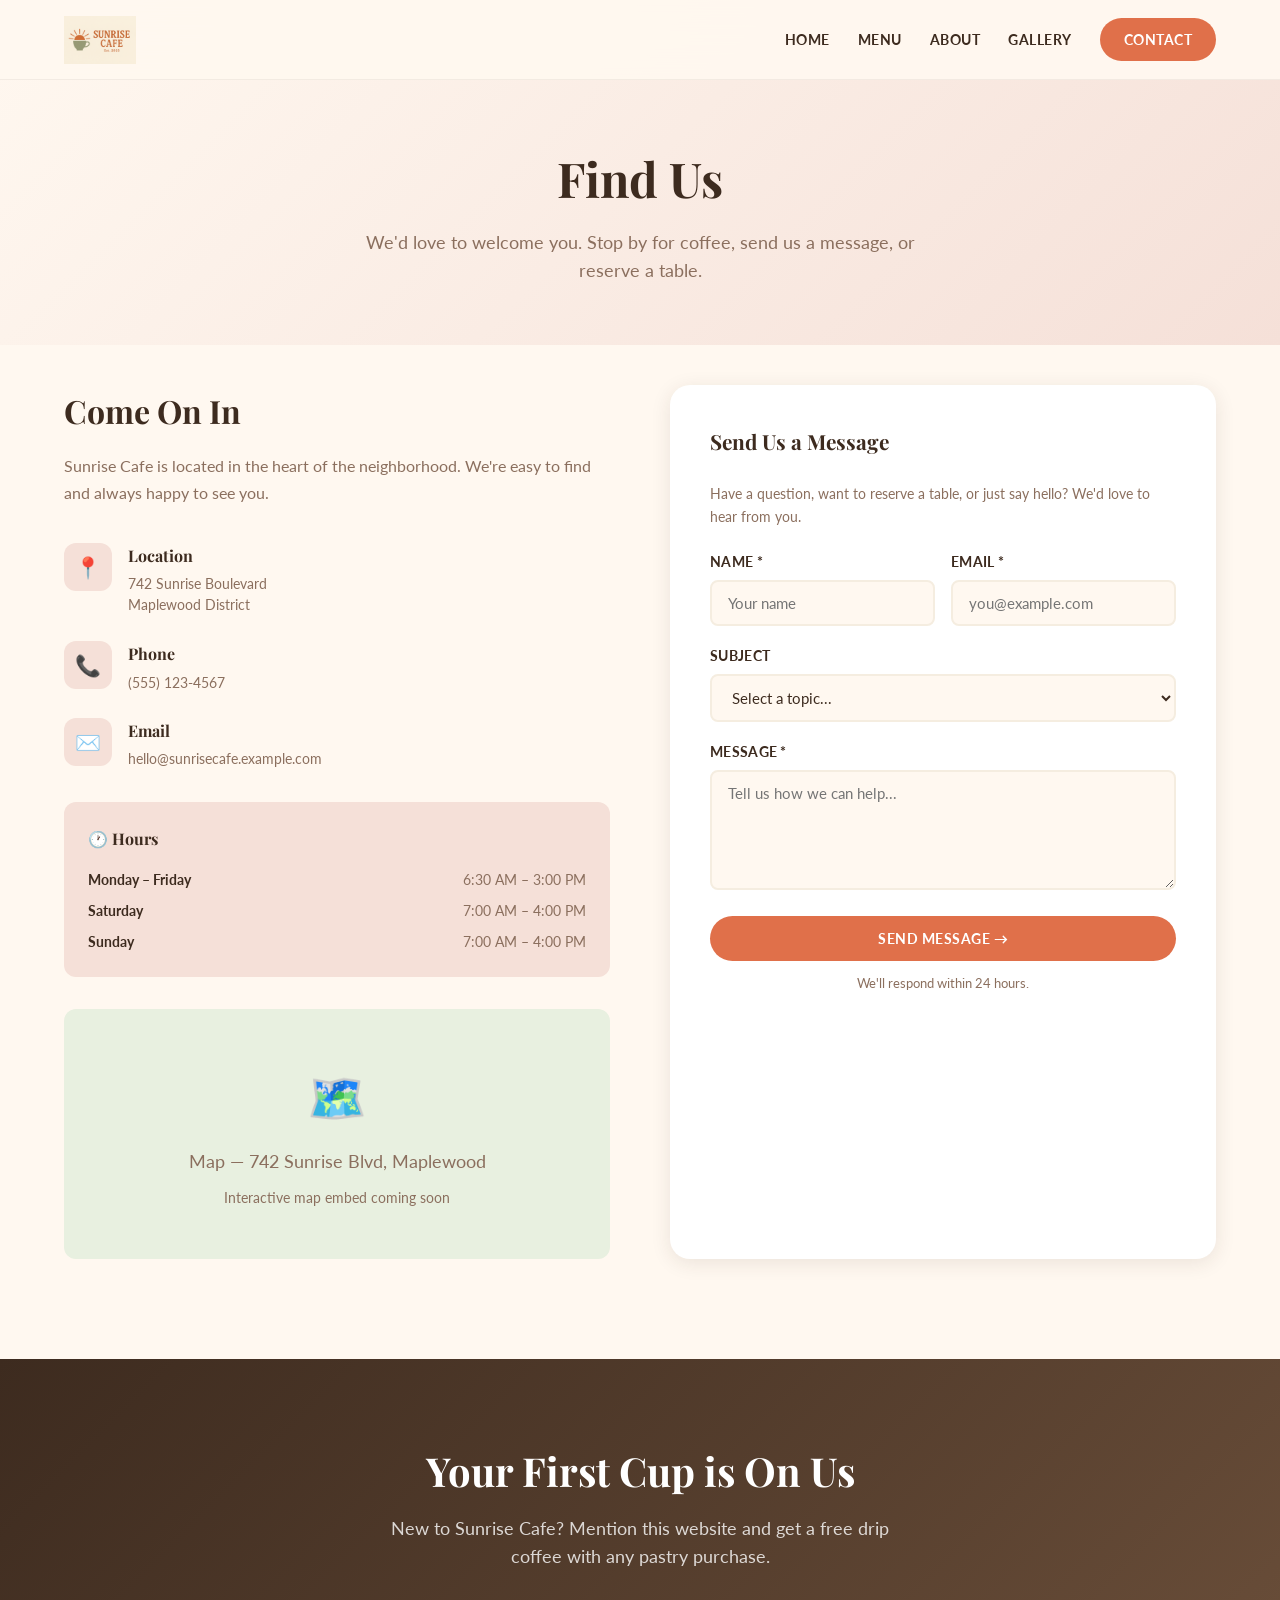
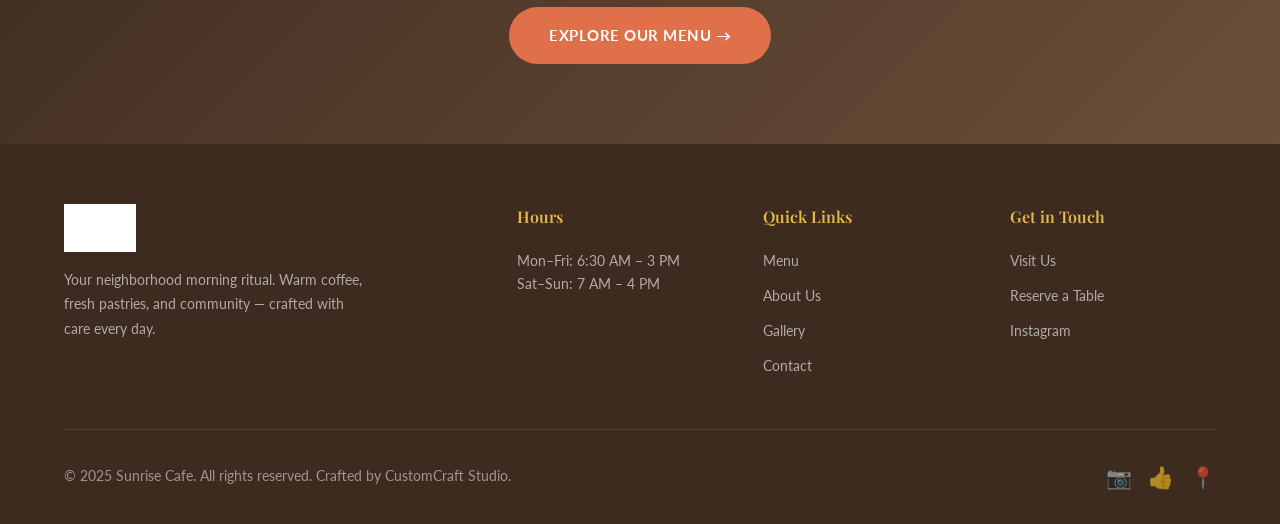
<file: sunrise-cafe/contact.html>
<!DOCTYPE html>
<html lang="en">
<head>
  <meta charset="UTF-8">
  <meta name="viewport" content="width=device-width, initial-scale=1.0">
  <meta name="description" content="Contact Sunrise Cafe — Find us, see our hours, send a message, or make a reservation.">
  <title>Contact — Sunrise Cafe</title>
  <link rel="icon" type="image/png" href="../assets/sunrise-cafe/branding/sunrise-cafe-icon.png">
  <link rel="stylesheet" href="../assets/css/sunrise-cafe.css">
</head>
<body>
  <!-- Navigation -->
  <nav class="nav" role="navigation">
    <div class="nav-inner">
      <a href="index.html" class="nav-logo">
        <img src="../assets/sunrise-cafe/branding/sunrise-cafe-logo-horizontal.png" alt="Sunrise Cafe">
      </a>
      <div class="nav-links">
        <a href="index.html">Home</a>
        <a href="menu.html">Menu</a>
        <a href="about.html">About</a>
        <a href="gallery.html">Gallery</a>
        <a href="contact.html" class="active nav-cta">Contact</a>
      </div>
      <button class="nav-toggle" aria-label="Toggle navigation menu">
        <span></span>
        <span></span>
        <span></span>
      </button>
    </div>
  </nav>

  <!-- Page Hero -->
  <section class="page-hero">
    <div class="container">
      <h1 class="fade-in">Find Us</h1>
      <p class="fade-in">We'd love to welcome you. Stop by for coffee, send us a message, or reserve a table.</p>
    </div>
  </section>

  <!-- Contact -->
  <section class="section" style="padding-top: 40px;">
    <div class="container">
      <div class="contact-grid">
        <!-- Info -->
        <div class="contact-info fade-in">
          <h2>Come On In</h2>
          <p>Sunrise Cafe is located in the heart of the neighborhood. We're easy to find and always happy to see you.</p>
          
          <div class="contact-details">
            <div class="contact-item">
              <div class="icon">📍</div>
              <div>
                <h4>Location</h4>
                <p>742 Sunrise Boulevard</p>
                <p style="font-size: 0.85rem; color: var(--brown);">Maplewood District</p>
              </div>
            </div>
            <div class="contact-item">
              <div class="icon">📞</div>
              <div>
                <h4>Phone</h4>
                <p>(555) 123-4567</p>
              </div>
            </div>
            <div class="contact-item">
              <div class="icon">✉️</div>
              <div>
                <h4>Email</h4>
                <p>hello@sunrisecafe.example.com</p>
              </div>
            </div>
          </div>

          <!-- Hours -->
          <div class="hours-grid">
            <h4>🕐 Hours</h4>
            <span class="hours-day">Monday – Friday</span>
            <span class="hours-time">6:30 AM – 3:00 PM</span>
            <span class="hours-day">Saturday</span>
            <span class="hours-time">7:00 AM – 4:00 PM</span>
            <span class="hours-day">Sunday</span>
            <span class="hours-time">7:00 AM – 4:00 PM</span>
          </div>

          <!-- Map -->
          <div class="map-placeholder">
            <span class="big-icon">🗺️</span>
            <p>Map — 742 Sunrise Blvd, Maplewood</p>
            <p style="font-size: 0.85rem;">Interactive map embed coming soon</p>
          </div>
        </div>

        <!-- Form -->
        <div class="contact-form-wrap fade-in">
          <h3>Send Us a Message</h3>
          <p style="color: var(--brown); font-size: 0.9rem; margin-bottom: 24px;">Have a question, want to reserve a table, or just say hello? We'd love to hear from you.</p>
          <form id="contactForm">
            <div class="form-row">
              <div class="form-group">
                <label for="name">Name *</label>
                <input type="text" id="name" name="name" required placeholder="Your name">
              </div>
              <div class="form-group">
                <label for="email">Email *</label>
                <input type="email" id="email" name="email" required placeholder="you@example.com">
              </div>
            </div>
            <div class="form-group">
              <label for="subject">Subject</label>
              <select id="subject" name="subject">
                <option value="">Select a topic...</option>
                <option value="reservation">Table Reservation</option>
                <option value="catering">Catering Inquiry</option>
                <option value="feedback">Feedback</option>
                <option value="general">General Question</option>
              </select>
            </div>
            <div class="form-group">
              <label for="message">Message *</label>
              <textarea id="message" name="message" required placeholder="Tell us how we can help..."></textarea>
            </div>
            <button type="submit" class="btn btn-primary" style="width: 100%;">Send Message →</button>
            <p style="font-size: 0.8rem; color: var(--brown); margin-top: 12px; text-align: center;">We'll respond within 24 hours.</p>
          </form>
        </div>
      </div>
    </div>
  </section>

  <!-- CTA -->
  <section class="cta-section">
    <div class="container">
      <h2 class="fade-in">Your First Cup is On Us</h2>
      <p class="fade-in">New to Sunrise Cafe? Mention this website and get a free drip coffee with any pastry purchase.</p>
      <a href="menu.html" class="btn fade-in">Explore Our Menu →</a>
    </div>
  </section>

  <!-- Footer -->
  <footer class="footer">
    <div class="container">
      <div class="footer-grid">
        <div class="footer-brand">
          <img src="../assets/sunrise-cafe/branding/sunrise-cafe-logo-horizontal.png" alt="Sunrise Cafe">
          <p>Your neighborhood morning ritual. Warm coffee, fresh pastries, and community — crafted with care every day.</p>
        </div>
        <div>
          <h4>Hours</h4>
          <div class="footer-links">
            <p style="color: rgba(255,255,255,0.6); font-size: 0.9rem;">Mon–Fri: 6:30 AM – 3 PM</p>
            <p style="color: rgba(255,255,255,0.6); font-size: 0.9rem;">Sat–Sun: 7 AM – 4 PM</p>
          </div>
        </div>
        <div>
          <h4>Quick Links</h4>
          <div class="footer-links">
            <a href="menu.html">Menu</a>
            <a href="about.html">About Us</a>
            <a href="gallery.html">Gallery</a>
            <a href="contact.html">Contact</a>
          </div>
        </div>
        <div>
          <h4>Get in Touch</h4>
          <div class="footer-links">
            <a href="contact.html">Visit Us</a>
            <a href="contact.html">Reserve a Table</a>
            <a href="#">Instagram</a>
          </div>
        </div>
      </div>
      <div class="footer-bottom">
        <p>&copy; 2025 Sunrise Cafe. All rights reserved. Crafted by CustomCraft Studio.</p>
        <div class="footer-social">
          <a href="#" aria-label="Instagram">📷</a>
          <a href="#" aria-label="Facebook">👍</a>
          <a href="#" aria-label="Yelp">📍</a>
        </div>
      </div>
    </div>
  </footer>

  <script src="../assets/js/sunrise-cafe.js"></script>
</body>
</html>
</file>
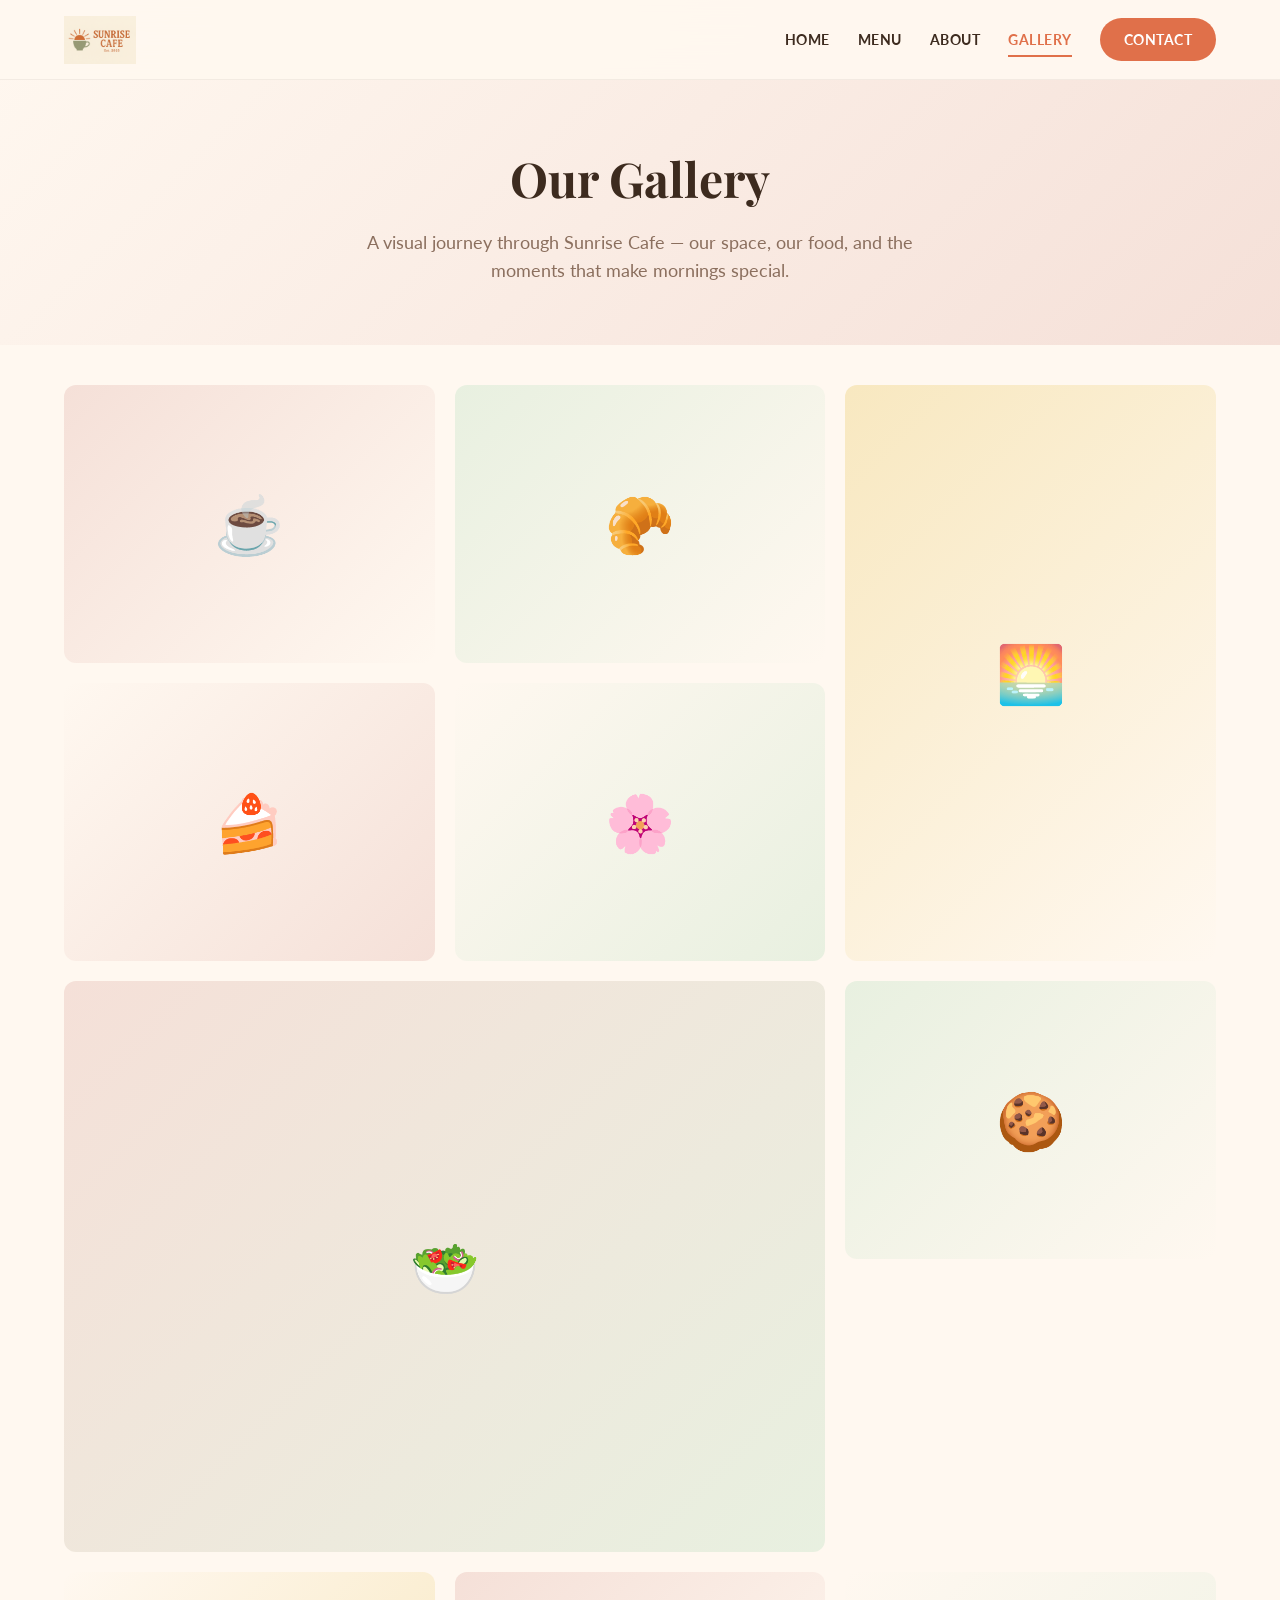
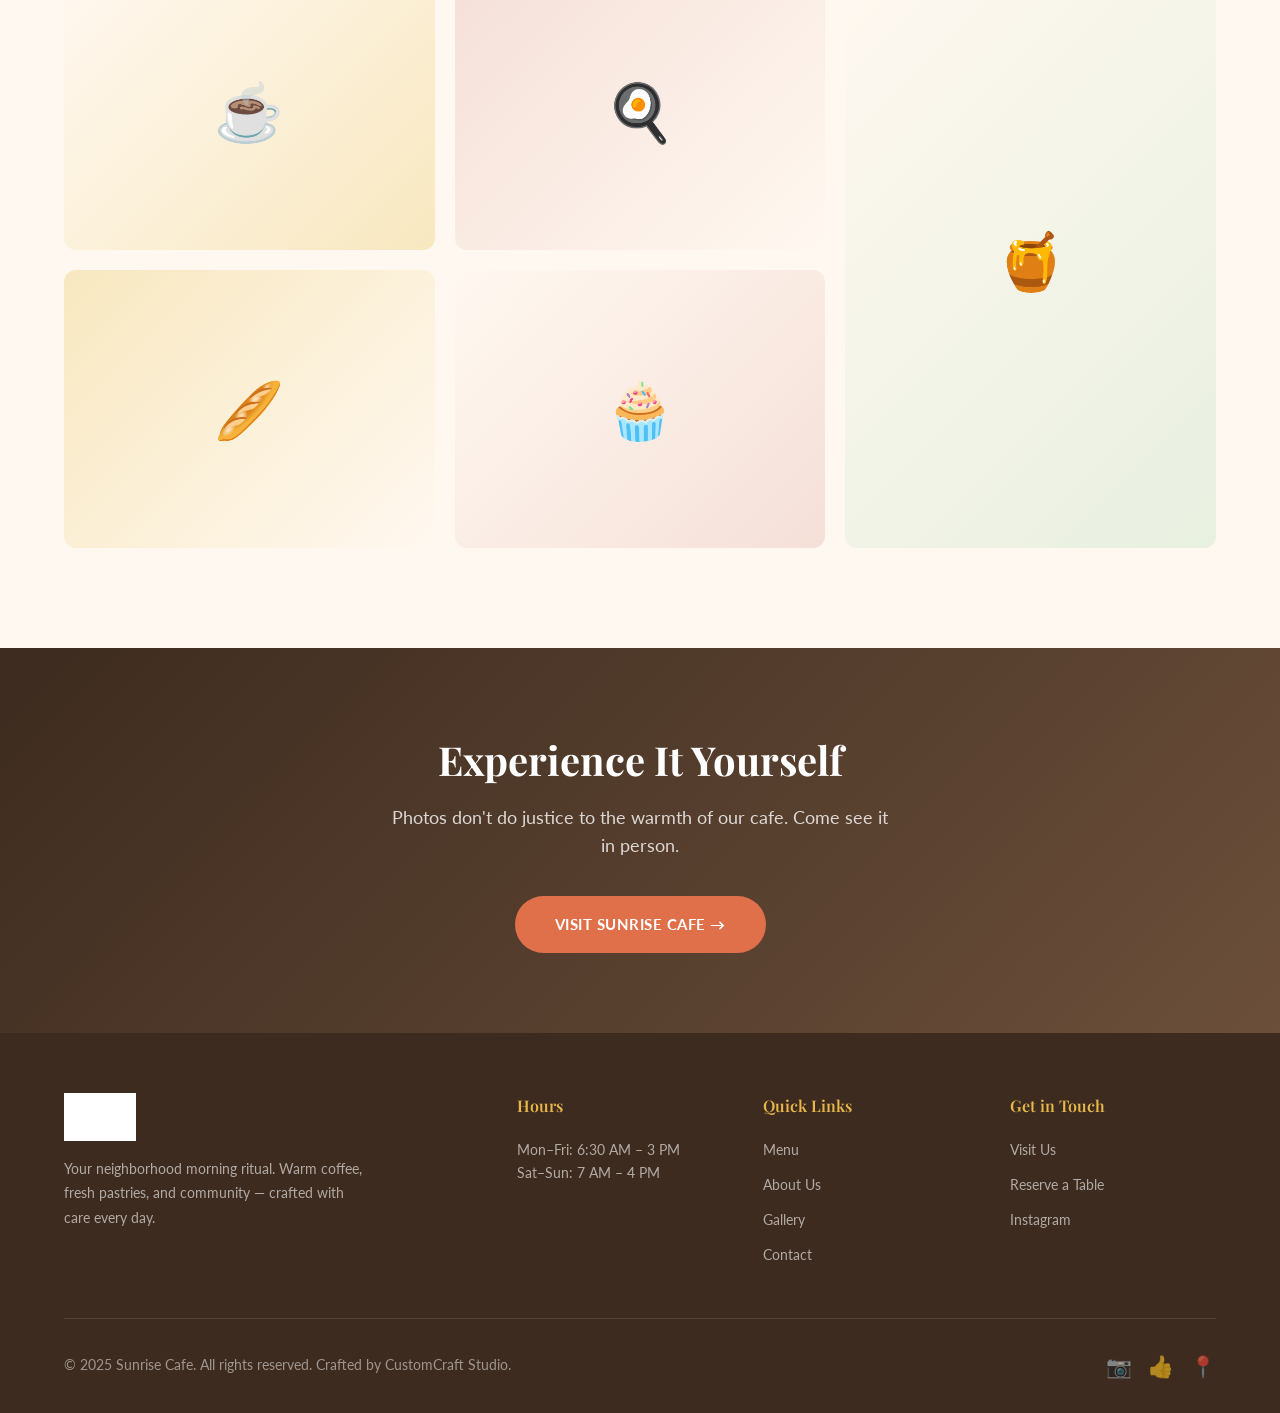
<file: sunrise-cafe/gallery.html>
<!DOCTYPE html>
<html lang="en">
<head>
  <meta charset="UTF-8">
  <meta name="viewport" content="width=device-width, initial-scale=1.0">
  <meta name="description" content="Sunrise Cafe gallery — Photos of our cafe, coffee, pastries, and the warm atmosphere that makes us special.">
  <title>Gallery — Sunrise Cafe</title>
  <link rel="icon" type="image/png" href="../assets/sunrise-cafe/branding/sunrise-cafe-icon.png">
  <link rel="stylesheet" href="../assets/css/sunrise-cafe.css">
</head>
<body>
  <!-- Navigation -->
  <nav class="nav" role="navigation">
    <div class="nav-inner">
      <a href="index.html" class="nav-logo">
        <img src="../assets/sunrise-cafe/branding/sunrise-cafe-logo-horizontal.png" alt="Sunrise Cafe">
      </a>
      <div class="nav-links">
        <a href="index.html">Home</a>
        <a href="menu.html">Menu</a>
        <a href="about.html">About</a>
        <a href="gallery.html" class="active">Gallery</a>
        <a href="contact.html" class="nav-cta">Contact</a>
      </div>
      <button class="nav-toggle" aria-label="Toggle navigation menu">
        <span></span>
        <span></span>
        <span></span>
      </button>
    </div>
  </nav>

  <!-- Page Hero -->
  <section class="page-hero">
    <div class="container">
      <h1 class="fade-in">Our Gallery</h1>
      <p class="fade-in">A visual journey through Sunrise Cafe — our space, our food, and the moments that make mornings special.</p>
    </div>
  </section>

  <!-- Gallery -->
  <section class="section" style="padding-top: 40px;">
    <div class="container">
      <div class="gallery-grid">
        <div class="gallery-item fade-in" style="background: linear-gradient(135deg, var(--terracotta-light), var(--cream));">☕</div>
        <div class="gallery-item fade-in" style="background: linear-gradient(135deg, var(--sage-light), var(--cream));">🥐</div>
        <div class="gallery-item tall fade-in" style="background: linear-gradient(135deg, var(--gold-light), var(--cream));">🌅</div>
        <div class="gallery-item fade-in" style="background: linear-gradient(135deg, var(--cream), var(--terracotta-light));">🍰</div>
        <div class="gallery-item fade-in" style="background: linear-gradient(135deg, var(--cream), var(--sage-light));">🌸</div>
        <div class="gallery-item wide fade-in" style="background: linear-gradient(135deg, var(--terracotta-light), var(--sage-light));">🥗</div>
        <div class="gallery-item fade-in" style="background: linear-gradient(135deg, var(--sage-light), var(--cream));">🍪</div>
        <div class="gallery-item fade-in" style="background: linear-gradient(135deg, var(--cream), var(--gold-light));">☕</div>
        <div class="gallery-item fade-in" style="background: linear-gradient(135deg, var(--terracotta-light), var(--cream));">🍳</div>
        <div class="gallery-item tall fade-in" style="background: linear-gradient(135deg, var(--cream), var(--sage-light));">🍯</div>
        <div class="gallery-item fade-in" style="background: linear-gradient(135deg, var(--gold-light), var(--cream));">🥖</div>
        <div class="gallery-item fade-in" style="background: linear-gradient(135deg, var(--cream), var(--terracotta-light));">🧁</div>
      </div>
    </div>
  </section>

  <!-- CTA -->
  <section class="cta-section">
    <div class="container">
      <h2 class="fade-in">Experience It Yourself</h2>
      <p class="fade-in">Photos don't do justice to the warmth of our cafe. Come see it in person.</p>
      <a href="contact.html" class="btn fade-in">Visit Sunrise Cafe →</a>
    </div>
  </section>

  <!-- Footer -->
  <footer class="footer">
    <div class="container">
      <div class="footer-grid">
        <div class="footer-brand">
          <img src="../assets/sunrise-cafe/branding/sunrise-cafe-logo-horizontal.png" alt="Sunrise Cafe">
          <p>Your neighborhood morning ritual. Warm coffee, fresh pastries, and community — crafted with care every day.</p>
        </div>
        <div>
          <h4>Hours</h4>
          <div class="footer-links">
            <p style="color: rgba(255,255,255,0.6); font-size: 0.9rem;">Mon–Fri: 6:30 AM – 3 PM</p>
            <p style="color: rgba(255,255,255,0.6); font-size: 0.9rem;">Sat–Sun: 7 AM – 4 PM</p>
          </div>
        </div>
        <div>
          <h4>Quick Links</h4>
          <div class="footer-links">
            <a href="menu.html">Menu</a>
            <a href="about.html">About Us</a>
            <a href="gallery.html">Gallery</a>
            <a href="contact.html">Contact</a>
          </div>
        </div>
        <div>
          <h4>Get in Touch</h4>
          <div class="footer-links">
            <a href="contact.html">Visit Us</a>
            <a href="contact.html">Reserve a Table</a>
            <a href="#">Instagram</a>
          </div>
        </div>
      </div>
      <div class="footer-bottom">
        <p>&copy; 2025 Sunrise Cafe. All rights reserved. Crafted by CustomCraft Studio.</p>
        <div class="footer-social">
          <a href="#" aria-label="Instagram">📷</a>
          <a href="#" aria-label="Facebook">👍</a>
          <a href="#" aria-label="Yelp">📍</a>
        </div>
      </div>
    </div>
  </footer>

  <script src="../assets/js/sunrise-cafe.js"></script>
</body>
</html>
</file>
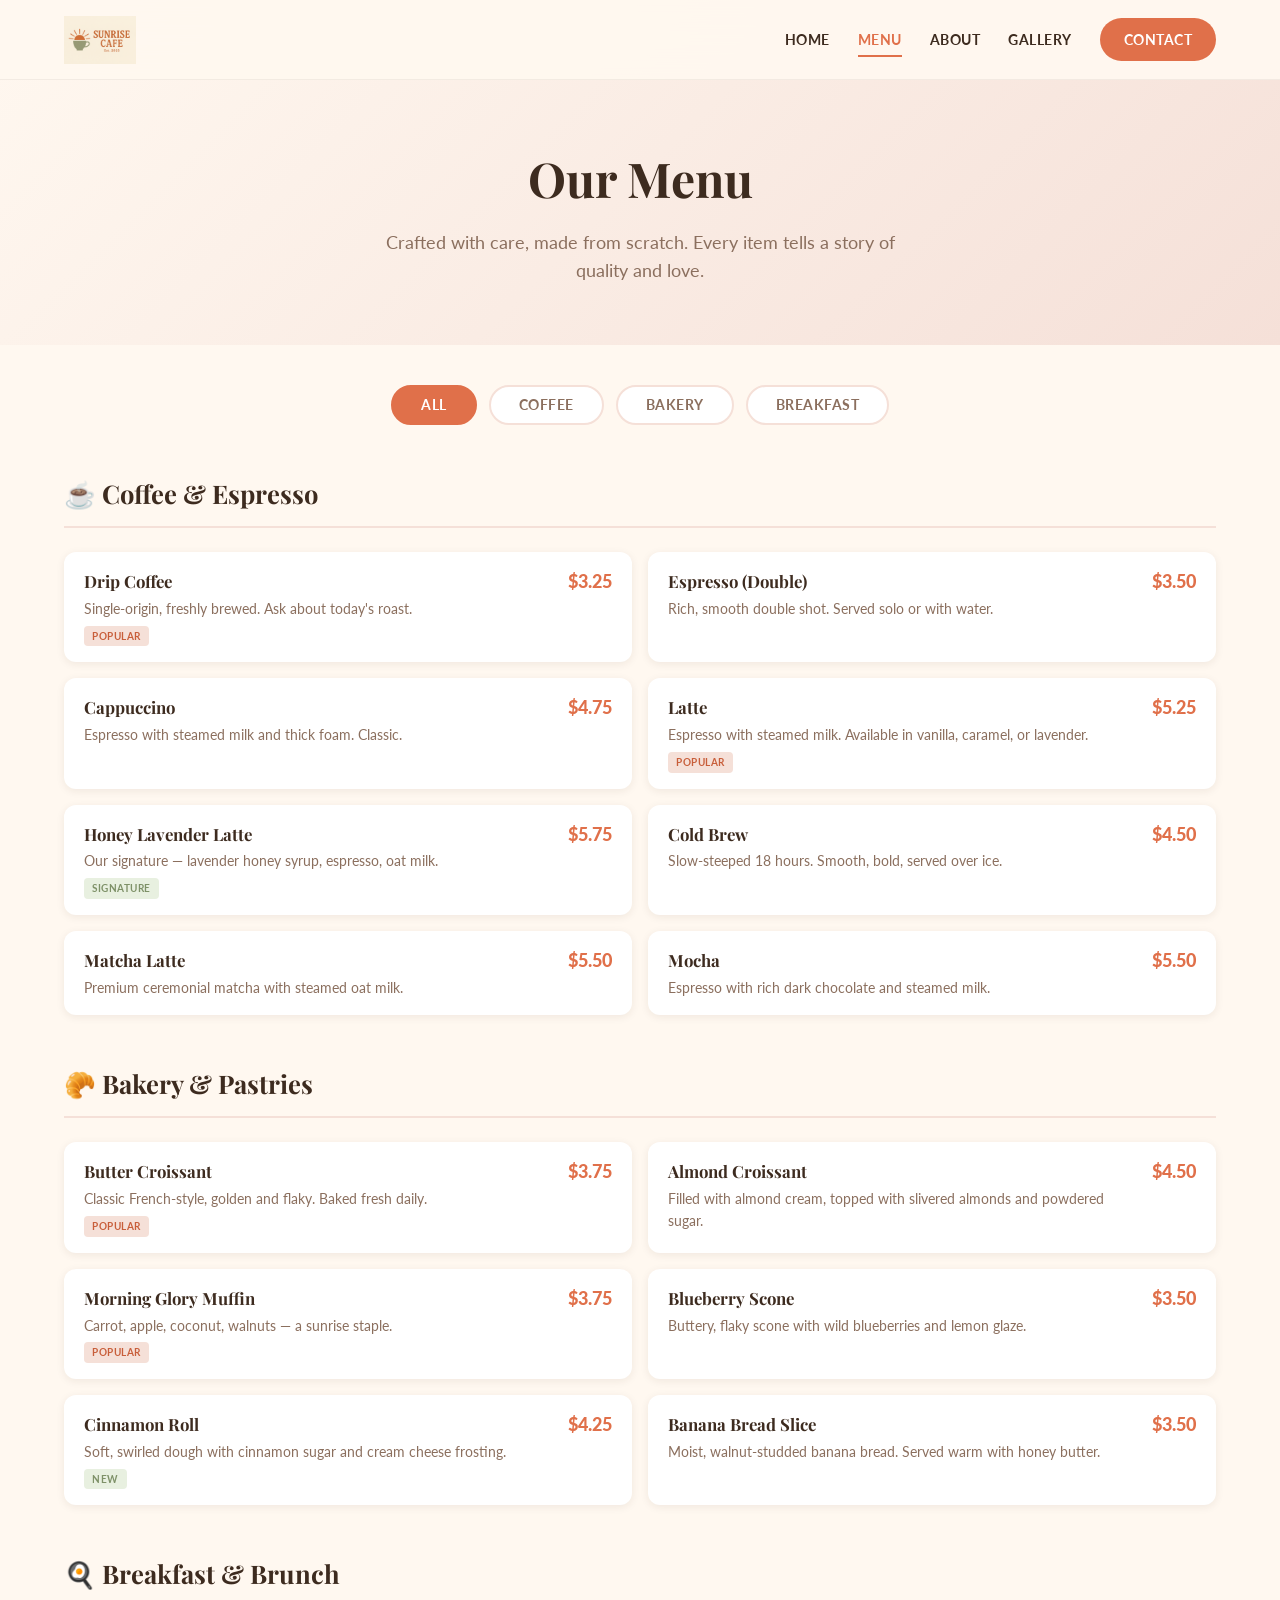
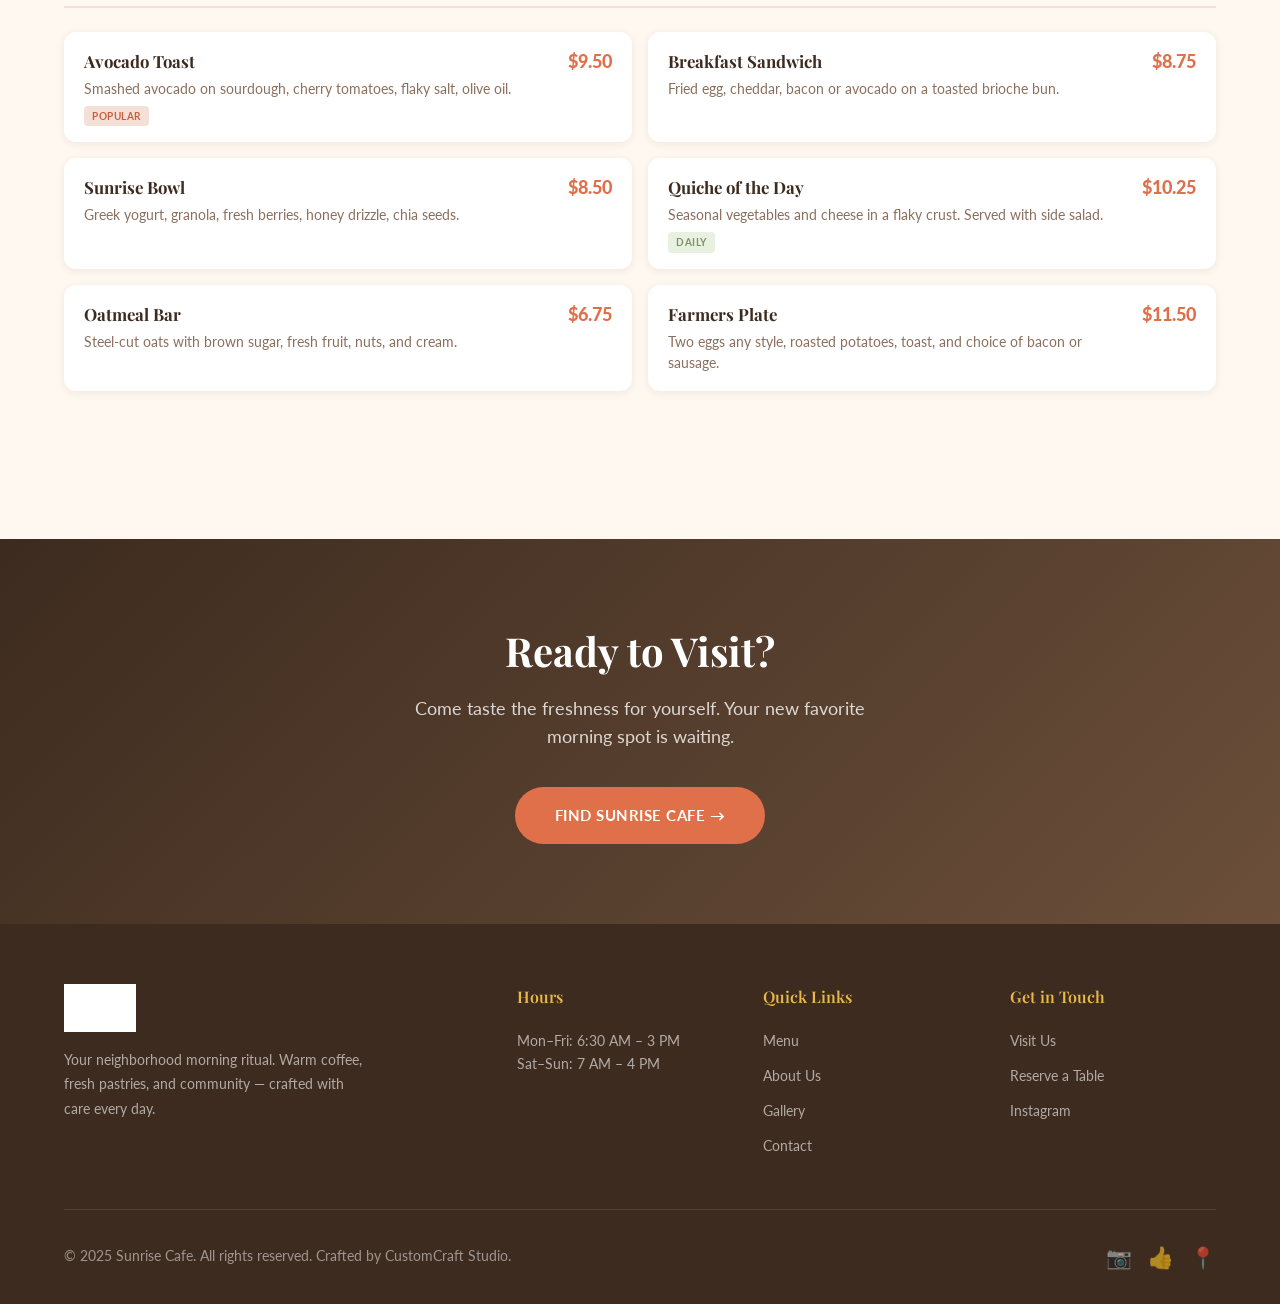
<file: sunrise-cafe/menu.html>
<!DOCTYPE html>
<html lang="en">
<head>
  <meta charset="UTF-8">
  <meta name="viewport" content="width=device-width, initial-scale=1.0">
  <meta name="description" content="Sunrise Cafe menu — Fresh coffee, espresso drinks, bakery pastries, breakfast, and lunch. Made fresh daily.">
  <title>Menu — Sunrise Cafe</title>
  <link rel="icon" type="image/png" href="../assets/sunrise-cafe/branding/sunrise-cafe-icon.png">
  <link rel="stylesheet" href="../assets/css/sunrise-cafe.css">
</head>
<body>
  <!-- Navigation -->
  <nav class="nav" role="navigation">
    <div class="nav-inner">
      <a href="index.html" class="nav-logo">
        <img src="../assets/sunrise-cafe/branding/sunrise-cafe-logo-horizontal.png" alt="Sunrise Cafe">
      </a>
      <div class="nav-links">
        <a href="index.html">Home</a>
        <a href="menu.html" class="active">Menu</a>
        <a href="about.html">About</a>
        <a href="gallery.html">Gallery</a>
        <a href="contact.html" class="nav-cta">Contact</a>
      </div>
      <button class="nav-toggle" aria-label="Toggle navigation menu">
        <span></span>
        <span></span>
        <span></span>
      </button>
    </div>
  </nav>

  <!-- Page Hero -->
  <section class="page-hero">
    <div class="container">
      <h1 class="fade-in">Our Menu</h1>
      <p class="fade-in">Crafted with care, made from scratch. Every item tells a story of quality and love.</p>
    </div>
  </section>

  <!-- Menu Content -->
  <section class="section" style="padding-top: 40px;">
    <div class="container">
      <!-- Category Filter -->
      <div class="menu-categories fade-in">
        <button class="menu-cat-btn active" data-filter="all">All</button>
        <button class="menu-cat-btn" data-filter="coffee">Coffee</button>
        <button class="menu-cat-btn" data-filter="bakery">Bakery</button>
        <button class="menu-cat-btn" data-filter="breakfast">Breakfast</button>
      </div>

      <!-- Coffee Section -->
      <div class="menu-section" data-category="coffee">
        <h3 class="menu-section-title">☕ Coffee & Espresso</h3>
        <div class="menu-items">
          <div class="menu-item fade-in">
            <div class="menu-item-info">
              <h4>Drip Coffee</h4>
              <p>Single-origin, freshly brewed. Ask about today's roast.</p>
              <span class="menu-item-badge popular">Popular</span>
            </div>
            <div class="menu-item-price">$3.25</div>
          </div>
          <div class="menu-item fade-in">
            <div class="menu-item-info">
              <h4>Espresso (Double)</h4>
              <p>Rich, smooth double shot. Served solo or with water.</p>
            </div>
            <div class="menu-item-price">$3.50</div>
          </div>
          <div class="menu-item fade-in">
            <div class="menu-item-info">
              <h4>Cappuccino</h4>
              <p>Espresso with steamed milk and thick foam. Classic.</p>
            </div>
            <div class="menu-item-price">$4.75</div>
          </div>
          <div class="menu-item fade-in">
            <div class="menu-item-info">
              <h4>Latte</h4>
              <p>Espresso with steamed milk. Available in vanilla, caramel, or lavender.</p>
              <span class="menu-item-badge popular">Popular</span>
            </div>
            <div class="menu-item-price">$5.25</div>
          </div>
          <div class="menu-item fade-in">
            <div class="menu-item-info">
              <h4>Honey Lavender Latte</h4>
              <p>Our signature — lavender honey syrup, espresso, oat milk.</p>
              <span class="menu-item-badge new">Signature</span>
            </div>
            <div class="menu-item-price">$5.75</div>
          </div>
          <div class="menu-item fade-in">
            <div class="menu-item-info">
              <h4>Cold Brew</h4>
              <p>Slow-steeped 18 hours. Smooth, bold, served over ice.</p>
            </div>
            <div class="menu-item-price">$4.50</div>
          </div>
          <div class="menu-item fade-in">
            <div class="menu-item-info">
              <h4>Matcha Latte</h4>
              <p>Premium ceremonial matcha with steamed oat milk.</p>
            </div>
            <div class="menu-item-price">$5.50</div>
          </div>
          <div class="menu-item fade-in">
            <div class="menu-item-info">
              <h4>Mocha</h4>
              <p>Espresso with rich dark chocolate and steamed milk.</p>
            </div>
            <div class="menu-item-price">$5.50</div>
          </div>
        </div>
      </div>

      <!-- Bakery Section -->
      <div class="menu-section" data-category="bakery">
        <h3 class="menu-section-title">🥐 Bakery & Pastries</h3>
        <div class="menu-items">
          <div class="menu-item fade-in">
            <div class="menu-item-info">
              <h4>Butter Croissant</h4>
              <p>Classic French-style, golden and flaky. Baked fresh daily.</p>
              <span class="menu-item-badge popular">Popular</span>
            </div>
            <div class="menu-item-price">$3.75</div>
          </div>
          <div class="menu-item fade-in">
            <div class="menu-item-info">
              <h4>Almond Croissant</h4>
              <p>Filled with almond cream, topped with slivered almonds and powdered sugar.</p>
            </div>
            <div class="menu-item-price">$4.50</div>
          </div>
          <div class="menu-item fade-in">
            <div class="menu-item-info">
              <h4>Morning Glory Muffin</h4>
              <p>Carrot, apple, coconut, walnuts — a sunrise staple.</p>
              <span class="menu-item-badge popular">Popular</span>
            </div>
            <div class="menu-item-price">$3.75</div>
          </div>
          <div class="menu-item fade-in">
            <div class="menu-item-info">
              <h4>Blueberry Scone</h4>
              <p>Buttery, flaky scone with wild blueberries and lemon glaze.</p>
            </div>
            <div class="menu-item-price">$3.50</div>
          </div>
          <div class="menu-item fade-in">
            <div class="menu-item-info">
              <h4>Cinnamon Roll</h4>
              <p>Soft, swirled dough with cinnamon sugar and cream cheese frosting.</p>
              <span class="menu-item-badge new">New</span>
            </div>
            <div class="menu-item-price">$4.25</div>
          </div>
          <div class="menu-item fade-in">
            <div class="menu-item-info">
              <h4>Banana Bread Slice</h4>
              <p>Moist, walnut-studded banana bread. Served warm with honey butter.</p>
            </div>
            <div class="menu-item-price">$3.50</div>
          </div>
        </div>
      </div>

      <!-- Breakfast Section -->
      <div class="menu-section" data-category="breakfast">
        <h3 class="menu-section-title">🍳 Breakfast & Brunch</h3>
        <div class="menu-items">
          <div class="menu-item fade-in">
            <div class="menu-item-info">
              <h4>Avocado Toast</h4>
              <p>Smashed avocado on sourdough, cherry tomatoes, flaky salt, olive oil.</p>
              <span class="menu-item-badge popular">Popular</span>
            </div>
            <div class="menu-item-price">$9.50</div>
          </div>
          <div class="menu-item fade-in">
            <div class="menu-item-info">
              <h4>Breakfast Sandwich</h4>
              <p>Fried egg, cheddar, bacon or avocado on a toasted brioche bun.</p>
            </div>
            <div class="menu-item-price">$8.75</div>
          </div>
          <div class="menu-item fade-in">
            <div class="menu-item-info">
              <h4>Sunrise Bowl</h4>
              <p>Greek yogurt, granola, fresh berries, honey drizzle, chia seeds.</p>
            </div>
            <div class="menu-item-price">$8.50</div>
          </div>
          <div class="menu-item fade-in">
            <div class="menu-item-info">
              <h4>Quiche of the Day</h4>
              <p>Seasonal vegetables and cheese in a flaky crust. Served with side salad.</p>
              <span class="menu-item-badge new">Daily</span>
            </div>
            <div class="menu-item-price">$10.25</div>
          </div>
          <div class="menu-item fade-in">
            <div class="menu-item-info">
              <h4>Oatmeal Bar</h4>
              <p>Steel-cut oats with brown sugar, fresh fruit, nuts, and cream.</p>
            </div>
            <div class="menu-item-price">$6.75</div>
          </div>
          <div class="menu-item fade-in">
            <div class="menu-item-info">
              <h4>Farmers Plate</h4>
              <p>Two eggs any style, roasted potatoes, toast, and choice of bacon or sausage.</p>
            </div>
            <div class="menu-item-price">$11.50</div>
          </div>
        </div>
      </div>
    </div>
  </section>

  <!-- CTA -->
  <section class="cta-section">
    <div class="container">
      <h2 class="fade-in">Ready to Visit?</h2>
      <p class="fade-in">Come taste the freshness for yourself. Your new favorite morning spot is waiting.</p>
      <a href="contact.html" class="btn fade-in">Find Sunrise Cafe →</a>
    </div>
  </section>

  <!-- Footer -->
  <footer class="footer">
    <div class="container">
      <div class="footer-grid">
        <div class="footer-brand">
          <img src="../assets/sunrise-cafe/branding/sunrise-cafe-logo-horizontal.png" alt="Sunrise Cafe">
          <p>Your neighborhood morning ritual. Warm coffee, fresh pastries, and community — crafted with care every day.</p>
        </div>
        <div>
          <h4>Hours</h4>
          <div class="footer-links">
            <p style="color: rgba(255,255,255,0.6); font-size: 0.9rem;">Mon–Fri: 6:30 AM – 3 PM</p>
            <p style="color: rgba(255,255,255,0.6); font-size: 0.9rem;">Sat–Sun: 7 AM – 4 PM</p>
          </div>
        </div>
        <div>
          <h4>Quick Links</h4>
          <div class="footer-links">
            <a href="menu.html">Menu</a>
            <a href="about.html">About Us</a>
            <a href="gallery.html">Gallery</a>
            <a href="contact.html">Contact</a>
          </div>
        </div>
        <div>
          <h4>Get in Touch</h4>
          <div class="footer-links">
            <a href="contact.html">Visit Us</a>
            <a href="contact.html">Reserve a Table</a>
            <a href="#">Instagram</a>
          </div>
        </div>
      </div>
      <div class="footer-bottom">
        <p>&copy; 2025 Sunrise Cafe. All rights reserved. Crafted by CustomCraft Studio.</p>
        <div class="footer-social">
          <a href="#" aria-label="Instagram">📷</a>
          <a href="#" aria-label="Facebook">👍</a>
          <a href="#" aria-label="Yelp">📍</a>
        </div>
      </div>
    </div>
  </footer>

  <script src="../assets/js/sunrise-cafe.js"></script>
</body>
</html>
</file>
<file: assets/css/style.css>
/* ===== CustomCraft Studio - Main Stylesheet ===== */
/* Brand Colors: Deep Teal #0D7377, Warm Coral #FF6B6B, Cream #FFF8F0, Dark Charcoal #2D3436, Soft Gold #D4A574 */
/* Fonts: Plus Jakarta Sans (headings), Playfair Display (accents) */

/* === Imports & Reset === */
@import url('https://fonts.googleapis.com/css2?family=Playfair+Display:ital,wght@0,400;0,600;0,700;1,400&family=Plus+Jakarta+Sans:wght@300;400;500;600;700;800&display=swap');

*, *::before, *::after {
  margin: 0;
  padding: 0;
  box-sizing: border-box;
}

:root {
  --teal: #0D7377;
  --teal-dark: #095B5E;
  --teal-light: #E0F0F0;
  --coral: #FF6B6B;
  --coral-dark: #E05555;
  --coral-light: #FFE8E8;
  --cream: #FFF8F0;
  --cream-dark: #F5EDE3;
  --charcoal: #2D3436;
  --charcoal-light: #636E72;
  --gold: #D4A574;
  --gold-light: #F0E0C8;
  --white: #FFFFFF;
  --shadow-sm: 0 2px 8px rgba(45, 52, 54, 0.08);
  --shadow-md: 0 4px 20px rgba(45, 52, 54, 0.1);
  --shadow-lg: 0 8px 40px rgba(45, 52, 54, 0.12);
  --radius: 12px;
  --radius-lg: 20px;
  --transition: 0.3s ease;
  --max-width: 1200px;
  --nav-height: 80px;
}

html {
  scroll-behavior: smooth;
}

body {
  font-family: 'Plus Jakarta Sans', sans-serif;
  color: var(--charcoal);
  background: var(--cream);
  line-height: 1.6;
  overflow-x: hidden;
}

a {
  text-decoration: none;
  color: inherit;
  transition: var(--transition);
}

img {
  max-width: 100%;
  height: auto;
  display: block;
}

ul {
  list-style: none;
}

.container {
  max-width: var(--max-width);
  margin: 0 auto;
  padding: 0 24px;
}

/* ===== Navigation ===== */
.nav {
  position: fixed;
  top: 0;
  left: 0;
  width: 100%;
  height: var(--nav-height);
  background: rgba(255, 248, 240, 0.95);
  backdrop-filter: blur(20px);
  -webkit-backdrop-filter: blur(20px);
  z-index: 1000;
  border-bottom: 1px solid rgba(45, 52, 54, 0.06);
  transition: var(--transition);
}

.nav.scrolled {
  box-shadow: var(--shadow-sm);
}

.nav-inner {
  max-width: var(--max-width);
  margin: 0 auto;
  padding: 0 24px;
  height: 100%;
  display: flex;
  align-items: center;
  justify-content: space-between;
}

.nav-logo {
  display: flex;
  align-items: center;
  gap: 12px;
  font-weight: 700;
  font-size: 1.25rem;
  color: var(--teal);
}

.nav-logo img {
  height: 40px;
  width: auto;
}

.nav-links {
  display: flex;
  align-items: center;
  gap: 32px;
}

.nav-links a {
  font-size: 0.9rem;
  font-weight: 500;
  color: var(--charcoal);
  position: relative;
  padding: 4px 0;
}

.nav-links a::after {
  content: '';
  position: absolute;
  bottom: -2px;
  left: 0;
  width: 0;
  height: 2px;
  background: var(--coral);
  transition: var(--transition);
}

.nav-links a:hover::after,
.nav-links a.active::after {
  width: 100%;
}

.nav-links a:hover {
  color: var(--teal);
}

.nav-links a.active {
  color: var(--teal);
}

.nav-cta {
  display: inline-block;
  background: var(--teal);
  color: var(--white) !important;
  padding: 10px 24px !important;
  border-radius: 8px;
  font-weight: 600 !important;
  transition: var(--transition);
}

.nav-cta:hover {
  background: var(--teal-dark);
  transform: translateY(-2px);
}

.nav-cta::after {
  display: none !important;
}

/* Mobile nav toggle */
.nav-toggle {
  display: none;
  flex-direction: column;
  gap: 5px;
  cursor: pointer;
  padding: 4px;
  background: none;
  border: none;
}

.nav-toggle span {
  display: block;
  width: 28px;
  height: 2.5px;
  background: var(--charcoal);
  border-radius: 4px;
  transition: var(--transition);
}

/* ===== Hero Section ===== */
.hero {
  min-height: 100vh;
  display: flex;
  align-items: center;
  padding: 120px 0 80px;
  position: relative;
  overflow: hidden;
}

.hero::before {
  content: '';
  position: absolute;
  top: -50%;
  right: -30%;
  width: 70%;
  height: 100%;
  background: radial-gradient(ellipse, rgba(212, 165, 116, 0.08) 0%, transparent 70%);
  pointer-events: none;
}

.hero-grid {
  display: grid;
  grid-template-columns: 1fr 1fr;
  gap: 60px;
  align-items: center;
}

.hero-content h1 {
  font-family: 'Playfair Display', serif;
  font-size: 3.5rem;
  line-height: 1.15;
  color: var(--charcoal);
  margin-bottom: 20px;
}

.hero-content h1 span {
  color: var(--teal);
}

.hero-content p {
  font-size: 1.15rem;
  color: var(--charcoal-light);
  max-width: 500px;
  margin-bottom: 36px;
  line-height: 1.7;
}

.hero-buttons {
  display: flex;
  gap: 16px;
  flex-wrap: wrap;
}

.btn {
  display: inline-block;
  padding: 14px 32px;
  border-radius: 10px;
  font-weight: 600;
  font-size: 0.95rem;
  border: none;
  cursor: pointer;
  transition: var(--transition);
  font-family: 'Plus Jakarta Sans', sans-serif;
}

.btn-primary {
  background: var(--teal);
  color: var(--white);
}

.btn-primary:hover {
  background: var(--teal-dark);
  transform: translateY(-2px);
  box-shadow: var(--shadow-md);
}

.btn-secondary {
  background: var(--white);
  color: var(--teal);
  border: 2px solid var(--teal);
}

.btn-secondary:hover {
  background: var(--teal);
  color: var(--white);
  transform: translateY(-2px);
}

.btn-coral {
  background: var(--coral);
  color: var(--white);
}

.btn-coral:hover {
  background: var(--coral-dark);
  transform: translateY(-2px);
  box-shadow: var(--shadow-md);
}

.hero-visual {
  display: flex;
  justify-content: center;
  align-items: center;
  position: relative;
}

.hero-card {
  background: var(--white);
  border-radius: var(--radius-lg);
  padding: 40px;
  box-shadow: var(--shadow-lg);
  width: 100%;
  max-width: 480px;
}

.hero-card-grid {
  display: grid;
  grid-template-columns: 1fr 1fr;
  gap: 20px;
}

.hero-card-item {
  background: var(--cream);
  border-radius: var(--radius);
  padding: 24px 20px;
  text-align: center;
  transition: var(--transition);
}

.hero-card-item:hover {
  transform: translateY(-4px);
  box-shadow: var(--shadow-sm);
}

.hero-card-item .icon {
  font-size: 2rem;
  margin-bottom: 8px;
}

.hero-card-item h4 {
  font-size: 0.9rem;
  font-weight: 600;
  color: var(--charcoal);
  margin-bottom: 4px;
}

.hero-card-item p {
  font-size: 0.75rem;
  color: var(--charcoal-light);
}

/* ===== Section Styles ===== */
.section {
  padding: 100px 0;
}

.section-header {
  text-align: center;
  margin-bottom: 60px;
}

.section-tag {
  display: inline-block;
  font-size: 0.8rem;
  font-weight: 600;
  text-transform: uppercase;
  letter-spacing: 2px;
  color: var(--teal);
  margin-bottom: 12px;
}

.section-header h2 {
  font-family: 'Playfair Display', serif;
  font-size: 2.5rem;
  color: var(--charcoal);
  margin-bottom: 16px;
}

.section-header p {
  font-size: 1.05rem;
  color: var(--charcoal-light);
  max-width: 600px;
  margin: 0 auto;
  line-height: 1.7;
}

.section-dark {
  background: var(--charcoal);
  color: var(--white);
}

.section-dark .section-header h2 {
  color: var(--white);
}

.section-dark .section-header p {
  color: rgba(255, 255, 255, 0.7);
}

/* ===== Services Section ===== */
.services {
  background: var(--white);
}

.services-grid {
  display: grid;
  grid-template-columns: repeat(3, 1fr);
  gap: 30px;
}

.service-card {
  background: var(--cream);
  border-radius: var(--radius-lg);
  padding: 40px 32px;
  transition: var(--transition);
  position: relative;
  overflow: hidden;
}

.service-card::before {
  content: '';
  position: absolute;
  top: 0;
  left: 0;
  width: 4px;
  height: 100%;
  transition: var(--transition);
}

.service-card.invitations::before {
  background: var(--coral);
}

.service-card.logos::before {
  background: var(--teal);
}

.service-card.websites::before {
  background: var(--gold);
}

.service-card:hover {
  transform: translateY(-6px);
  box-shadow: var(--shadow-md);
}

.service-icon {
  font-size: 2.5rem;
  margin-bottom: 20px;
}

.service-card h3 {
  font-size: 1.3rem;
  font-weight: 700;
  margin-bottom: 12px;
  color: var(--charcoal);
}

.service-card p {
  color: var(--charcoal-light);
  font-size: 0.95rem;
  line-height: 1.7;
  margin-bottom: 20px;
}

.service-link {
  display: inline-flex;
  align-items: center;
  gap: 8px;
  color: var(--teal);
  font-weight: 600;
  font-size: 0.9rem;
}

.service-link:hover {
  gap: 12px;
  color: var(--teal-dark);
}

/* ===== Portfolio Preview ===== */
.portfolio-preview-grid {
  display: grid;
  grid-template-columns: repeat(3, 1fr);
  gap: 24px;
}

.portfolio-item {
  border-radius: var(--radius);
  overflow: hidden;
  position: relative;
  aspect-ratio: 4/3;
  background: var(--cream-dark);
  cursor: pointer;
  transition: var(--transition);
}

.portfolio-item:hover {
  transform: translateY(-4px);
  box-shadow: var(--shadow-md);
}

.portfolio-item-bg {
  width: 100%;
  height: 100%;
  display: flex;
  align-items: center;
  justify-content: center;
  font-size: 3rem;
  position: relative;
}

.portfolio-item-overlay {
  position: absolute;
  inset: 0;
  background: linear-gradient(to top, rgba(13, 115, 119, 0.9), transparent);
  display: flex;
  flex-direction: column;
  justify-content: flex-end;
  padding: 24px;
  opacity: 0;
  transition: var(--transition);
}

.portfolio-item:hover .portfolio-item-overlay {
  opacity: 1;
}

.portfolio-item-overlay h4 {
  color: var(--white);
  font-weight: 600;
  font-size: 1.05rem;
  margin-bottom: 4px;
}

.portfolio-item-overlay p {
  color: rgba(255, 255, 255, 0.8);
  font-size: 0.85rem;
}

/* Portfolio category colors */
.portfolio-item.invitation .portfolio-item-bg {
  background: linear-gradient(135deg, #FFE8E8, #FFD4D4);
}

.portfolio-item.logo .portfolio-item-bg {
  background: linear-gradient(135deg, #E0F0F0, #C8E8E8);
}

.portfolio-item.brand .portfolio-item-bg {
  background: linear-gradient(135deg, #F0E0C8, #E8D4B8);
}

.portfolio-item.web .portfolio-item-bg {
  background: linear-gradient(135deg, #E0F0F0, #C8E8E8);
}

/* ===== Stats / Numbers ===== */
.stats-grid {
  display: grid;
  grid-template-columns: repeat(4, 1fr);
  gap: 30px;
  text-align: center;
}

.stat-number {
  font-family: 'Playfair Display', serif;
  font-size: 3rem;
  font-weight: 700;
  color: var(--teal);
  margin-bottom: 8px;
}

.stat-label {
  font-size: 0.95rem;
  color: var(--charcoal-light);
}

/* ===== Testimonials ===== */
.testimonials-grid {
  display: grid;
  grid-template-columns: repeat(2, 1fr);
  gap: 30px;
}

.testimonial-card {
  background: var(--white);
  border-radius: var(--radius-lg);
  padding: 36px;
  box-shadow: var(--shadow-sm);
}

.testimonial-stars {
  color: var(--gold);
  font-size: 1.1rem;
  margin-bottom: 16px;
}

.testimonial-card blockquote {
  font-size: 1rem;
  line-height: 1.7;
  color: var(--charcoal);
  margin-bottom: 20px;
  font-style: italic;
}

.testimonial-author {
  display: flex;
  align-items: center;
  gap: 14px;
}

.testimonial-avatar {
  width: 48px;
  height: 48px;
  border-radius: 50%;
  background: var(--teal-light);
  display: flex;
  align-items: center;
  justify-content: center;
  font-weight: 700;
  color: var(--teal);
  font-size: 1.1rem;
}

.testimonial-info h4 {
  font-size: 0.95rem;
  font-weight: 600;
  color: var(--charcoal);
}

.testimonial-info p {
  font-size: 0.8rem;
  color: var(--charcoal-light);
}

/* ===== CTA Section ===== */
.cta-section {
  background: linear-gradient(135deg, var(--teal), var(--teal-dark));
  text-align: center;
  padding: 80px 0;
}

.cta-section h2 {
  font-family: 'Playfair Display', serif;
  font-size: 2.5rem;
  color: var(--white);
  margin-bottom: 16px;
}

.cta-section p {
  color: rgba(255, 255, 255, 0.85);
  font-size: 1.1rem;
  margin-bottom: 36px;
  max-width: 550px;
  margin-left: auto;
  margin-right: auto;
}

.cta-section .btn {
  background: var(--white);
  color: var(--teal);
  padding: 16px 40px;
  font-size: 1rem;
}

.cta-section .btn:hover {
  background: var(--cream);
  transform: translateY(-2px);
}

/* ===== Footer ===== */
.footer {
  background: var(--charcoal);
  color: var(--white);
  padding: 60px 0 30px;
}

.footer-grid {
  display: grid;
  grid-template-columns: 2fr 1fr 1fr 1fr;
  gap: 40px;
  margin-bottom: 40px;
}

.footer-brand {
  max-width: 320px;
}

.footer-brand img {
  height: 36px;
  width: auto;
  margin-bottom: 16px;
  filter: brightness(0) invert(1);
}

.footer-brand p {
  color: rgba(255, 255, 255, 0.6);
  font-size: 0.9rem;
  line-height: 1.7;
}

.footer h4 {
  font-size: 1rem;
  font-weight: 600;
  margin-bottom: 20px;
  color: var(--white);
}

.footer-links a {
  display: block;
  color: rgba(255, 255, 255, 0.6);
  font-size: 0.9rem;
  margin-bottom: 12px;
  transition: var(--transition);
}

.footer-links a:hover {
  color: var(--coral);
  padding-left: 4px;
}

.footer-bottom {
  padding-top: 30px;
  border-top: 1px solid rgba(255, 255, 255, 0.1);
  display: flex;
  justify-content: space-between;
  align-items: center;
  flex-wrap: wrap;
  gap: 16px;
}

.footer-bottom p {
  color: rgba(255, 255, 255, 0.5);
  font-size: 0.85rem;
}

.footer-social {
  display: flex;
  gap: 16px;
}

.footer-social a {
  color: rgba(255, 255, 255, 0.6);
  font-size: 1.2rem;
  transition: var(--transition);
}

.footer-social a:hover {
  color: var(--coral);
}

/* ===== Page Hero (inner pages) ===== */
.page-hero {
  padding: 140px 0 60px;
  text-align: center;
  background: var(--cream);
}

.page-hero h1 {
  font-family: 'Playfair Display', serif;
  font-size: 3rem;
  color: var(--charcoal);
  margin-bottom: 12px;
}

.page-hero p {
  color: var(--charcoal-light);
  font-size: 1.1rem;
  max-width: 550px;
  margin: 0 auto;
}

/* ===== Pricing Page ===== */
.pricing-toggle {
  display: flex;
  align-items: center;
  justify-content: center;
  gap: 16px;
  margin-bottom: 48px;
}

.pricing-toggle span {
  font-size: 0.95rem;
  font-weight: 500;
  color: var(--charcoal-light);
}

.pricing-toggle .active {
  color: var(--charcoal);
  font-weight: 600;
}

.toggle-switch {
  width: 48px;
  height: 26px;
  background: var(--teal-light);
  border-radius: 13px;
  position: relative;
  cursor: pointer;
  border: none;
  transition: var(--transition);
}

.toggle-switch::after {
  content: '';
  position: absolute;
  top: 3px;
  left: 3px;
  width: 20px;
  height: 20px;
  background: var(--teal);
  border-radius: 50%;
  transition: var(--transition);
}

.toggle-switch.bundle::after {
  left: 25px;
}

.pricing-grid {
  display: grid;
  grid-template-columns: repeat(3, 1fr);
  gap: 30px;
  align-items: start;
}

.pricing-card {
  background: var(--white);
  border-radius: var(--radius-lg);
  padding: 40px 32px;
  box-shadow: var(--shadow-sm);
  transition: var(--transition);
  position: relative;
}

.pricing-card:hover {
  transform: translateY(-6px);
  box-shadow: var(--shadow-md);
}

.pricing-card.featured {
  border: 2px solid var(--teal);
  transform: scale(1.02);
}

.pricing-card.featured:hover {
  transform: scale(1.02) translateY(-6px);
}

.pricing-badge {
  position: absolute;
  top: -12px;
  left: 50%;
  transform: translateX(-50%);
  background: var(--teal);
  color: var(--white);
  padding: 6px 20px;
  border-radius: 20px;
  font-size: 0.75rem;
  font-weight: 600;
  text-transform: uppercase;
  letter-spacing: 1px;
}

.pricing-category {
  font-size: 0.8rem;
  font-weight: 600;
  text-transform: uppercase;
  letter-spacing: 1.5px;
  color: var(--teal);
  margin-bottom: 8px;
}

.pricing-card h3 {
  font-size: 1.5rem;
  font-weight: 700;
  color: var(--charcoal);
  margin-bottom: 8px;
}

.pricing-card .description {
  color: var(--charcoal-light);
  font-size: 0.9rem;
  margin-bottom: 24px;
  line-height: 1.6;
}

.pricing-amount {
  font-size: 2.5rem;
  font-weight: 800;
  color: var(--charcoal);
  margin-bottom: 4px;
}

.pricing-amount span {
  font-size: 1rem;
  font-weight: 400;
  color: var(--charcoal-light);
}

.pricing-duration {
  font-size: 0.85rem;
  color: var(--charcoal-light);
  margin-bottom: 24px;
}

.pricing-features {
  margin-bottom: 32px;
}

.pricing-features li {
  padding: 10px 0;
  border-bottom: 1px solid rgba(45, 52, 54, 0.06);
  font-size: 0.9rem;
  color: var(--charcoal);
  display: flex;
  align-items: center;
  gap: 10px;
}

.pricing-features li::before {
  content: '✓';
  color: var(--teal);
  font-weight: 700;
}

.pricing-card .btn {
  width: 100%;
  text-align: center;
}

/* ===== Portfolio Page ===== */
.portfolio-filter {
  display: flex;
  justify-content: center;
  gap: 12px;
  margin-bottom: 40px;
  flex-wrap: wrap;
}

.filter-btn {
  padding: 10px 24px;
  border: 2px solid var(--cream-dark);
  border-radius: 8px;
  background: var(--white);
  font-family: 'Plus Jakarta Sans', sans-serif;
  font-weight: 500;
  font-size: 0.9rem;
  cursor: pointer;
  transition: var(--transition);
  color: var(--charcoal);
}

.filter-btn:hover,
.filter-btn.active {
  border-color: var(--teal);
  background: var(--teal);
  color: var(--white);
}

.portfolio-masonry {
  display: grid;
  grid-template-columns: repeat(3, 1fr);
  gap: 24px;
}

.portfolio-masonry .portfolio-item {
  aspect-ratio: auto;
  min-height: 260px;
}

.portfolio-masonry .portfolio-item.tall {
  grid-row: span 2;
  min-height: 544px;
}

/* ===== About Page ===== */
.about-content {
  display: grid;
  grid-template-columns: 1fr 1fr;
  gap: 60px;
  align-items: center;
}

.about-text h2 {
  font-family: 'Playfair Display', serif;
  font-size: 2.2rem;
  color: var(--charcoal);
  margin-bottom: 20px;
}

.about-text p {
  color: var(--charcoal-light);
  line-height: 1.8;
  margin-bottom: 16px;
}

.about-image {
  border-radius: var(--radius-lg);
  overflow: hidden;
  background: var(--teal-light);
  min-height: 400px;
  display: flex;
  align-items: center;
  justify-content: center;
  font-size: 6rem;
}

.values-grid {
  display: grid;
  grid-template-columns: repeat(3, 1fr);
  gap: 30px;
  margin-top: 60px;
}

.value-card {
  background: var(--white);
  border-radius: var(--radius);
  padding: 32px;
  text-align: center;
  box-shadow: var(--shadow-sm);
  transition: var(--transition);
}

.value-card:hover {
  transform: translateY(-4px);
  box-shadow: var(--shadow-md);
}

.value-card .icon {
  font-size: 2.5rem;
  margin-bottom: 16px;
}

.value-card h4 {
  font-size: 1.1rem;
  font-weight: 600;
  margin-bottom: 8px;
  color: var(--charcoal);
}

.value-card p {
  font-size: 0.9rem;
  color: var(--charcoal-light);
  line-height: 1.6;
}

/* ===== Contact Page ===== */
.contact-grid {
  display: grid;
  grid-template-columns: 1fr 1fr;
  gap: 60px;
}

.contact-info h2 {
  font-family: 'Playfair Display', serif;
  font-size: 2rem;
  color: var(--charcoal);
  margin-bottom: 16px;
}

.contact-info > p {
  color: var(--charcoal-light);
  margin-bottom: 36px;
  line-height: 1.7;
}

.contact-details {
  display: flex;
  flex-direction: column;
  gap: 24px;
}

.contact-item {
  display: flex;
  align-items: flex-start;
  gap: 16px;
}

.contact-item .icon {
  width: 48px;
  height: 48px;
  background: var(--teal-light);
  border-radius: 12px;
  display: flex;
  align-items: center;
  justify-content: center;
  font-size: 1.3rem;
  flex-shrink: 0;
}

.contact-item h4 {
  font-size: 1rem;
  font-weight: 600;
  color: var(--charcoal);
  margin-bottom: 4px;
}

.contact-item p {
  color: var(--charcoal-light);
  font-size: 0.9rem;
}

.contact-form {
  background: var(--white);
  border-radius: var(--radius-lg);
  padding: 40px;
  box-shadow: var(--shadow-md);
}

.contact-form h3 {
  font-size: 1.3rem;
  font-weight: 700;
  margin-bottom: 24px;
  color: var(--charcoal);
}

.form-row {
  display: grid;
  grid-template-columns: 1fr 1fr;
  gap: 16px;
}

.form-group {
  margin-bottom: 20px;
}

.form-group label {
  display: block;
  font-size: 0.85rem;
  font-weight: 600;
  color: var(--charcoal);
  margin-bottom: 6px;
}

.form-group input,
.form-group select,
.form-group textarea {
  width: 100%;
  padding: 12px 16px;
  border: 2px solid var(--cream-dark);
  border-radius: 8px;
  font-family: 'Plus Jakarta Sans', sans-serif;
  font-size: 0.95rem;
  color: var(--charcoal);
  background: var(--cream);
  transition: var(--transition);
}

.form-group input:focus,
.form-group select:focus,
.form-group textarea:focus {
  outline: none;
  border-color: var(--teal);
  background: var(--white);
}

.form-group textarea {
  min-height: 140px;
  resize: vertical;
}

/* ===== Process Section ===== */
.process-grid {
  display: grid;
  grid-template-columns: repeat(4, 1fr);
  gap: 24px;
  counter-reset: step;
}

.process-step {
  text-align: center;
  padding: 36px 24px;
  position: relative;
}

.process-step::before {
  counter-increment: step;
  content: '0' counter(step);
  display: block;
  font-family: 'Playfair Display', serif;
  font-size: 3rem;
  font-weight: 700;
  color: var(--teal);
  opacity: 0.15;
  margin-bottom: 12px;
}

.process-step h4 {
  font-size: 1.1rem;
  font-weight: 600;
  color: var(--charcoal);
  margin-bottom: 8px;
}

.process-step p {
  font-size: 0.9rem;
  color: var(--charcoal-light);
  line-height: 1.6;
}

/* ===== Animations ===== */
.fade-in {
  opacity: 0;
  transform: translateY(20px);
  transition: opacity 0.6s ease, transform 0.6s ease;
}

.fade-in.visible {
  opacity: 1;
  transform: translateY(0);
}

/* ===== Responsive ===== */
@media (max-width: 1024px) {
  .hero-grid {
    grid-template-columns: 1fr;
    text-align: center;
  }
  
  .hero-content p {
    margin: 0 auto 36px;
  }
  
  .hero-buttons {
    justify-content: center;
  }
  
  .services-grid,
  .pricing-grid {
    grid-template-columns: repeat(2, 1fr);
  }
  
  .portfolio-preview-grid,
  .portfolio-masonry {
    grid-template-columns: repeat(2, 1fr);
  }
  
  .footer-grid {
    grid-template-columns: 1fr 1fr;
  }
  
  .about-content {
    grid-template-columns: 1fr;
  }
  
  .contact-grid {
    grid-template-columns: 1fr;
  }
  
  .stats-grid {
    grid-template-columns: repeat(2, 1fr);
  }
  
  .process-grid {
    grid-template-columns: repeat(2, 1fr);
  }
  
  .testimonials-grid {
    grid-template-columns: 1fr;
  }
  
  .values-grid {
    grid-template-columns: repeat(2, 1fr);
  }
}

@media (max-width: 768px) {
  :root {
    --nav-height: 64px;
  }
  
  .nav-links {
    position: fixed;
    top: var(--nav-height);
    left: 0;
    width: 100%;
    background: rgba(255, 248, 240, 0.98);
    flex-direction: column;
    padding: 20px 24px;
    gap: 16px;
    border-bottom: 1px solid rgba(45, 52, 54, 0.06);
    transform: translateY(-100%);
    opacity: 0;
    pointer-events: none;
    transition: var(--transition);
  }
  
  .nav-links.open {
    transform: translateY(0);
    opacity: 1;
    pointer-events: all;
  }
  
  .nav-toggle {
    display: flex;
  }
  
  .hero-content h1 {
    font-size: 2.2rem;
  }
  
  .hero {
    padding: 100px 0 60px;
    min-height: auto;
  }
  
  .section {
    padding: 60px 0;
  }
  
  .section-header h2 {
    font-size: 1.8rem;
  }
  
  .services-grid,
  .pricing-grid {
    grid-template-columns: 1fr;
  }
  
  .pricing-card.featured {
    transform: none;
  }
  
  .pricing-card.featured:hover {
    transform: translateY(-6px);
  }
  
  .portfolio-preview-grid,
  .portfolio-masonry {
    grid-template-columns: 1fr;
  }
  
  .page-hero h1 {
    font-size: 2rem;
  }
  
  .hero-card-grid {
    grid-template-columns: 1fr 1fr;
  }
  
  .footer-grid {
    grid-template-columns: 1fr;
    gap: 30px;
  }
  
  .footer-bottom {
    flex-direction: column;
    text-align: center;
  }
  
  .form-row {
    grid-template-columns: 1fr;
  }
  
  .process-grid {
    grid-template-columns: 1fr;
  }
  
  .values-grid {
    grid-template-columns: 1fr;
  }
  
  .stats-grid {
    grid-template-columns: repeat(2, 1fr);
    gap: 20px;
  }
  
  .stat-number {
    font-size: 2.2rem;
  }
  
  .contact-form {
    padding: 24px;
  }
  
  .hero-card {
    padding: 24px;
  }
}

@media (max-width: 480px) {
  .hero-content h1 {
    font-size: 1.8rem;
  }
  
  .hero-buttons {
    flex-direction: column;
    align-items: stretch;
  }
  
  .hero-card-grid {
    grid-template-columns: 1fr 1fr;
    gap: 12px;
  }
  
  .hero-card-item {
    padding: 16px 12px;
  }
  
  .container {
    padding: 0 16px;
  }
  
  .stats-grid {
    grid-template-columns: 1fr 1fr;
    gap: 16px;
  }
}
</file>
<file: assets/css/sunrise-cafe.css>
/* ===== Sunrise Cafe - Main Stylesheet ===== */
/* Brand Colors: Terracotta #E0704A, Sage Green #9CAF88, Cream #FFF8F0, Warm Brown #8B6F5E, Golden Yellow #E8B84B, Dark Espresso #3D2B1F */
/* Typography: Playfair Display (headings), Lato (body), Pacifico (accents) */

@import url('https://fonts.googleapis.com/css2?family=Playfair+Display:ital,wght@0,400;0,600;0,700;1,400;1,600&family=Lato:wght@300;400;700;900&family=Pacifico&display=swap');

*, *::before, *::after {
  margin: 0;
  padding: 0;
  box-sizing: border-box;
}

:root {
  --terracotta: #E0704A;
  --terracotta-dark: #C85E3A;
  --terracotta-light: #F5E0D8;
  --sage: #9CAF88;
  --sage-dark: #7E9168;
  --sage-light: #E8F0E0;
  --cream: #FFF8F0;
  --cream-dark: #F5EDE0;
  --brown: #8B6F5E;
  --brown-light: #C4A99A;
  --gold: #E8B84B;
  --gold-light: #F8E8C0;
  --espresso: #3D2B1F;
  --espresso-light: #6B4F3A;
  --white: #FFFFFF;
  --shadow-sm: 0 2px 8px rgba(61, 43, 31, 0.08);
  --shadow-md: 0 4px 20px rgba(61, 43, 31, 0.1);
  --shadow-lg: 0 8px 40px rgba(61, 43, 31, 0.12);
  --radius: 12px;
  --radius-lg: 20px;
  --transition: 0.3s ease;
  --max-width: 1200px;
  --nav-height: 80px;
}

html {
  scroll-behavior: smooth;
}

body {
  font-family: 'Lato', sans-serif;
  color: var(--espresso);
  background: var(--cream);
  line-height: 1.6;
  overflow-x: hidden;
}

a {
  text-decoration: none;
  color: inherit;
  transition: var(--transition);
}

img {
  max-width: 100%;
  height: auto;
  display: block;
}

ul {
  list-style: none;
}

.container {
  max-width: var(--max-width);
  margin: 0 auto;
  padding: 0 24px;
}

/* ===== Navigation ===== */
.nav {
  position: fixed;
  top: 0;
  left: 0;
  width: 100%;
  height: var(--nav-height);
  background: rgba(255, 248, 240, 0.95);
  backdrop-filter: blur(20px);
  -webkit-backdrop-filter: blur(20px);
  z-index: 1000;
  border-bottom: 1px solid rgba(61, 43, 31, 0.06);
  transition: var(--transition);
}

.nav.scrolled {
  box-shadow: var(--shadow-sm);
}

.nav-inner {
  max-width: var(--max-width);
  margin: 0 auto;
  padding: 0 24px;
  height: 100%;
  display: flex;
  align-items: center;
  justify-content: space-between;
}

.nav-logo {
  display: flex;
  align-items: center;
  gap: 10px;
}

.nav-logo img {
  height: 48px;
  width: auto;
}

.nav-links {
  display: flex;
  align-items: center;
  gap: 28px;
}

.nav-links a {
  font-size: 0.9rem;
  font-weight: 700;
  color: var(--espresso);
  text-transform: uppercase;
  letter-spacing: 0.5px;
  position: relative;
  padding: 4px 0;
}

.nav-links a::after {
  content: '';
  position: absolute;
  bottom: -2px;
  left: 0;
  width: 0;
  height: 2px;
  background: var(--terracotta);
  transition: var(--transition);
}

.nav-links a:hover::after,
.nav-links a.active::after {
  width: 100%;
}

.nav-links a:hover {
  color: var(--terracotta);
}

.nav-links a.active {
  color: var(--terracotta);
}

.nav-cta {
  background: var(--terracotta);
  color: var(--white) !important;
  padding: 10px 24px !important;
  border-radius: 50px;
  font-weight: 700 !important;
  letter-spacing: 0.3px;
}

.nav-cta:hover {
  background: var(--terracotta-dark) !important;
  transform: translateY(-2px);
}

.nav-cta::after {
  display: none !important;
}

.nav-toggle {
  display: none;
  flex-direction: column;
  gap: 5px;
  cursor: pointer;
  padding: 4px;
  background: none;
  border: none;
}

.nav-toggle span {
  display: block;
  width: 28px;
  height: 2.5px;
  background: var(--espresso);
  border-radius: 4px;
  transition: var(--transition);
}

/* ===== Hero ===== */
.hero {
  min-height: 100vh;
  display: flex;
  align-items: center;
  padding: 120px 0 80px;
  position: relative;
  overflow: hidden;
  background: linear-gradient(135deg, var(--cream) 0%, var(--terracotta-light) 50%, var(--cream) 100%);
}

.hero::before {
  content: '';
  position: absolute;
  top: -30%;
  right: -20%;
  width: 60%;
  height: 80%;
  background: radial-gradient(ellipse, rgba(224, 112, 74, 0.06) 0%, transparent 70%);
  pointer-events: none;
}

.hero::after {
  content: '';
  position: absolute;
  bottom: -20%;
  left: -10%;
  width: 50%;
  height: 60%;
  background: radial-gradient(ellipse, rgba(156, 175, 136, 0.08) 0%, transparent 70%);
  pointer-events: none;
}

.hero-grid {
  display: grid;
  grid-template-columns: 1fr 1fr;
  gap: 60px;
  align-items: center;
}

.hero-content {
  position: relative;
  z-index: 1;
}

.hero-tagline {
  font-family: 'Pacifico', cursive;
  font-size: 1.2rem;
  color: var(--terracotta);
  margin-bottom: 12px;
}

.hero-content h1 {
  font-family: 'Playfair Display', serif;
  font-size: 3.8rem;
  line-height: 1.1;
  color: var(--espresso);
  margin-bottom: 16px;
}

.hero-content h1 span {
  color: var(--terracotta);
  display: block;
}

.hero-content p {
  font-size: 1.1rem;
  color: var(--brown);
  max-width: 480px;
  margin-bottom: 36px;
  line-height: 1.7;
}

.hero-buttons {
  display: flex;
  gap: 16px;
  flex-wrap: wrap;
}

.btn {
  display: inline-block;
  padding: 14px 32px;
  border-radius: 50px;
  font-weight: 700;
  font-size: 0.9rem;
  border: none;
  cursor: pointer;
  transition: var(--transition);
  font-family: 'Lato', sans-serif;
  text-transform: uppercase;
  letter-spacing: 0.5px;
}

.btn-primary {
  background: var(--terracotta);
  color: var(--white);
}

.btn-primary:hover {
  background: var(--terracotta-dark);
  transform: translateY(-2px);
  box-shadow: var(--shadow-md);
}

.btn-secondary {
  background: var(--white);
  color: var(--terracotta);
  border: 2px solid var(--terracotta);
}

.btn-secondary:hover {
  background: var(--terracotta);
  color: var(--white);
  transform: translateY(-2px);
}

.btn-sage {
  background: var(--sage);
  color: var(--white);
}

.btn-sage:hover {
  background: var(--sage-dark);
  transform: translateY(-2px);
  box-shadow: var(--shadow-md);
}

.hero-visual {
  position: relative;
  z-index: 1;
}

.hero-image-card {
  border-radius: var(--radius-lg);
  overflow: hidden;
  box-shadow: var(--shadow-lg);
  background: var(--white);
  min-height: 380px;
  display: flex;
  align-items: center;
  justify-content: center;
  font-size: 5rem;
  position: relative;
}

.hero-image-card img {
  width: 100%;
  height: 100%;
  object-fit: cover;
}

.hero-badge {
  position: absolute;
  bottom: 24px;
  left: 24px;
  background: var(--white);
  padding: 12px 20px;
  border-radius: var(--radius);
  box-shadow: var(--shadow-md);
}

.hero-badge p {
  font-size: 0.85rem;
  color: var(--brown);
  font-weight: 700;
}

.hero-badge span {
  color: var(--terracotta);
}

/* ===== Section Styles ===== */
.section {
  padding: 100px 0;
}

.section-header {
  text-align: center;
  margin-bottom: 60px;
}

.section-tag {
  display: inline-block;
  font-family: 'Pacifico', cursive;
  font-size: 1.1rem;
  color: var(--terracotta);
  margin-bottom: 8px;
}

.section-header h2 {
  font-family: 'Playfair Display', serif;
  font-size: 2.6rem;
  color: var(--espresso);
  margin-bottom: 16px;
  line-height: 1.2;
}

.section-header p {
  font-size: 1.05rem;
  color: var(--brown);
  max-width: 600px;
  margin: 0 auto;
  line-height: 1.7;
}

.section-light {
  background: var(--white);
}

.section-sage {
  background: var(--sage-light);
}

/* ===== Featured / Highlights ===== */
.highlights-grid {
  display: grid;
  grid-template-columns: repeat(4, 1fr);
  gap: 24px;
}

.highlight-card {
  text-align: center;
  padding: 36px 20px;
  background: var(--white);
  border-radius: var(--radius-lg);
  box-shadow: var(--shadow-sm);
  transition: var(--transition);
}

.highlight-card:hover {
  transform: translateY(-4px);
  box-shadow: var(--shadow-md);
}

.highlight-icon {
  font-size: 2.5rem;
  margin-bottom: 12px;
}

.highlight-card h4 {
  font-family: 'Playfair Display', serif;
  font-size: 1.1rem;
  color: var(--espresso);
  margin-bottom: 4px;
}

.highlight-card p {
  font-size: 0.85rem;
  color: var(--brown);
}

/* ===== Menu Preview ===== */
.menu-preview-grid {
  display: grid;
  grid-template-columns: repeat(3, 1fr);
  gap: 24px;
}

.menu-preview-item {
  background: var(--white);
  border-radius: var(--radius);
  overflow: hidden;
  box-shadow: var(--shadow-sm);
  transition: var(--transition);
}

.menu-preview-item:hover {
  transform: translateY(-4px);
  box-shadow: var(--shadow-md);
}

.menu-preview-img {
  height: 200px;
  background: var(--terracotta-light);
  display: flex;
  align-items: center;
  justify-content: center;
  font-size: 3.5rem;
}

.menu-preview-info {
  padding: 20px;
}

.menu-preview-info h4 {
  font-family: 'Playfair Display', serif;
  font-size: 1.1rem;
  color: var(--espresso);
  margin-bottom: 4px;
}

.menu-preview-info p {
  font-size: 0.85rem;
  color: var(--brown);
  margin-bottom: 8px;
}

.menu-preview-info .price {
  font-weight: 700;
  color: var(--terracotta);
  font-size: 1.1rem;
}

/* ===== Instagram Feed ===== */
.instagram-grid {
  display: grid;
  grid-template-columns: repeat(4, 1fr);
  gap: 12px;
}

.insta-post {
  aspect-ratio: 1;
  border-radius: var(--radius);
  background: var(--cream-dark);
  display: flex;
  align-items: center;
  justify-content: center;
  font-size: 2.5rem;
  transition: var(--transition);
  cursor: pointer;
  overflow: hidden;
}

.insta-post:hover {
  transform: scale(1.03);
  box-shadow: var(--shadow-sm);
}

/* ===== About Preview ===== */
.about-preview {
  display: grid;
  grid-template-columns: 1fr 1fr;
  gap: 60px;
  align-items: center;
}

.about-preview-text h2 {
  font-family: 'Playfair Display', serif;
  font-size: 2.2rem;
  color: var(--espresso);
  margin-bottom: 16px;
}

.about-preview-text p {
  color: var(--brown);
  line-height: 1.8;
  margin-bottom: 16px;
}

.about-preview-img {
  border-radius: var(--radius-lg);
  overflow: hidden;
  min-height: 380px;
  background: var(--sage-light);
  display: flex;
  align-items: center;
  justify-content: center;
  font-size: 5rem;
}

/* ===== Footer ===== */
.footer {
  background: var(--espresso);
  color: var(--white);
  padding: 60px 0 30px;
}

.footer-grid {
  display: grid;
  grid-template-columns: 2fr 1fr 1fr 1fr;
  gap: 40px;
  margin-bottom: 40px;
}

.footer-brand img {
  height: 48px;
  width: auto;
  margin-bottom: 16px;
  filter: brightness(0) invert(1);
}

.footer-brand p {
  color: rgba(255, 255, 255, 0.6);
  font-size: 0.9rem;
  line-height: 1.7;
  max-width: 300px;
}

.footer h4 {
  font-family: 'Playfair Display', serif;
  font-size: 1rem;
  font-weight: 600;
  margin-bottom: 20px;
  color: var(--gold);
}

.footer-links a {
  display: block;
  color: rgba(255, 255, 255, 0.6);
  font-size: 0.9rem;
  margin-bottom: 12px;
  transition: var(--transition);
}

.footer-links a:hover {
  color: var(--terracotta);
  padding-left: 4px;
}

.footer-bottom {
  padding-top: 30px;
  border-top: 1px solid rgba(255, 255, 255, 0.1);
  display: flex;
  justify-content: space-between;
  align-items: center;
  flex-wrap: wrap;
  gap: 16px;
}

.footer-bottom p {
  color: rgba(255, 255, 255, 0.5);
  font-size: 0.85rem;
}

.footer-social {
  display: flex;
  gap: 16px;
}

.footer-social a {
  color: rgba(255, 255, 255, 0.6);
  font-size: 1.3rem;
  transition: var(--transition);
}

.footer-social a:hover {
  color: var(--terracotta);
}

/* ===== Page Hero (inner pages) ===== */
.page-hero {
  padding: 140px 0 60px;
  text-align: center;
  background: linear-gradient(135deg, var(--cream), var(--terracotta-light));
}

.page-hero h1 {
  font-family: 'Playfair Display', serif;
  font-size: 3rem;
  color: var(--espresso);
  margin-bottom: 12px;
}

.page-hero p {
  color: var(--brown);
  font-size: 1.1rem;
  max-width: 550px;
  margin: 0 auto;
}

/* ===== Menu Page ===== */
.menu-categories {
  display: flex;
  justify-content: center;
  gap: 12px;
  margin-bottom: 48px;
  flex-wrap: wrap;
}

.menu-cat-btn {
  padding: 10px 28px;
  border: 2px solid var(--terracotta-light);
  border-radius: 50px;
  background: var(--white);
  font-family: 'Lato', sans-serif;
  font-weight: 700;
  font-size: 0.85rem;
  text-transform: uppercase;
  letter-spacing: 0.5px;
  cursor: pointer;
  transition: var(--transition);
  color: var(--brown);
}

.menu-cat-btn:hover,
.menu-cat-btn.active {
  border-color: var(--terracotta);
  background: var(--terracotta);
  color: var(--white);
}

.menu-section {
  margin-bottom: 48px;
}

.menu-section-title {
  font-family: 'Playfair Display', serif;
  font-size: 1.6rem;
  color: var(--espresso);
  margin-bottom: 24px;
  padding-bottom: 12px;
  border-bottom: 2px solid var(--terracotta-light);
  display: flex;
  align-items: center;
  gap: 12px;
}

.menu-items {
  display: grid;
  grid-template-columns: 1fr 1fr;
  gap: 16px;
}

.menu-item {
  display: flex;
  justify-content: space-between;
  align-items: flex-start;
  padding: 16px 20px;
  background: var(--white);
  border-radius: var(--radius);
  box-shadow: var(--shadow-sm);
  transition: var(--transition);
}

.menu-item:hover {
  box-shadow: var(--shadow-md);
}

.menu-item-info h4 {
  font-family: 'Playfair Display', serif;
  font-size: 1.05rem;
  color: var(--espresso);
  margin-bottom: 4px;
}

.menu-item-info p {
  font-size: 0.85rem;
  color: var(--brown);
}

.menu-item-price {
  font-weight: 900;
  color: var(--terracotta);
  font-size: 1.1rem;
  white-space: nowrap;
  margin-left: 16px;
}

.menu-item-badge {
  display: inline-block;
  font-size: 0.65rem;
  font-weight: 700;
  text-transform: uppercase;
  letter-spacing: 0.5px;
  padding: 2px 8px;
  border-radius: 4px;
  background: var(--gold-light);
  color: var(--brown);
  margin-top: 4px;
}

.menu-item-badge.popular {
  background: var(--terracotta-light);
  color: var(--terracotta-dark);
}

.menu-item-badge.new {
  background: var(--sage-light);
  color: var(--sage-dark);
}

/* ===== Gallery Page ===== */
.gallery-grid {
  display: grid;
  grid-template-columns: repeat(3, 1fr);
  gap: 20px;
}

.gallery-item {
  border-radius: var(--radius);
  overflow: hidden;
  aspect-ratio: 4/3;
  background: var(--cream-dark);
  display: flex;
  align-items: center;
  justify-content: center;
  font-size: 3.5rem;
  transition: var(--transition);
  cursor: pointer;
}

.gallery-item:hover {
  transform: scale(1.02);
  box-shadow: var(--shadow-md);
}

.gallery-item.tall {
  grid-row: span 2;
  aspect-ratio: auto;
}

.gallery-item.wide {
  grid-column: span 2;
}

/* ===== About Page ===== */
.about-story {
  display: grid;
  grid-template-columns: 1fr 1fr;
  gap: 60px;
  align-items: center;
}

.about-story-text h2 {
  font-family: 'Playfair Display', serif;
  font-size: 2.2rem;
  color: var(--espresso);
  margin-bottom: 20px;
}

.about-story-text p {
  color: var(--brown);
  line-height: 1.8;
  margin-bottom: 16px;
}

.about-story-img {
  border-radius: var(--radius-lg);
  overflow: hidden;
  min-height: 400px;
  background: var(--terracotta-light);
  display: flex;
  align-items: center;
  justify-content: center;
  font-size: 5rem;
}

.values-grid {
  display: grid;
  grid-template-columns: repeat(3, 1fr);
  gap: 30px;
}

.value-card {
  text-align: center;
  padding: 36px 24px;
  background: var(--white);
  border-radius: var(--radius-lg);
  box-shadow: var(--shadow-sm);
  transition: var(--transition);
}

.value-card:hover {
  transform: translateY(-4px);
  box-shadow: var(--shadow-md);
}

.value-card .icon {
  font-size: 2.5rem;
  margin-bottom: 16px;
}

.value-card h4 {
  font-family: 'Playfair Display', serif;
  font-size: 1.1rem;
  color: var(--espresso);
  margin-bottom: 8px;
}

.value-card p {
  font-size: 0.9rem;
  color: var(--brown);
  line-height: 1.6;
}

/* ===== Contact Page ===== */
.contact-grid {
  display: grid;
  grid-template-columns: 1fr 1fr;
  gap: 60px;
}

.contact-info h2 {
  font-family: 'Playfair Display', serif;
  font-size: 2rem;
  color: var(--espresso);
  margin-bottom: 16px;
}

.contact-info > p {
  color: var(--brown);
  margin-bottom: 36px;
  line-height: 1.7;
}

.contact-details {
  display: flex;
  flex-direction: column;
  gap: 24px;
}

.contact-item {
  display: flex;
  align-items: flex-start;
  gap: 16px;
}

.contact-item .icon {
  width: 48px;
  height: 48px;
  background: var(--terracotta-light);
  border-radius: 12px;
  display: flex;
  align-items: center;
  justify-content: center;
  font-size: 1.3rem;
  flex-shrink: 0;
}

.contact-item h4 {
  font-family: 'Playfair Display', serif;
  font-size: 1rem;
  color: var(--espresso);
  margin-bottom: 4px;
}

.contact-item p {
  color: var(--brown);
  font-size: 0.9rem;
}

.contact-form-wrap {
  background: var(--white);
  border-radius: var(--radius-lg);
  padding: 40px;
  box-shadow: var(--shadow-md);
}

.contact-form-wrap h3 {
  font-family: 'Playfair Display', serif;
  font-size: 1.3rem;
  color: var(--espresso);
  margin-bottom: 24px;
}

.form-row {
  display: grid;
  grid-template-columns: 1fr 1fr;
  gap: 16px;
}

.form-group {
  margin-bottom: 20px;
}

.form-group label {
  display: block;
  font-size: 0.85rem;
  font-weight: 700;
  color: var(--espresso);
  margin-bottom: 6px;
  text-transform: uppercase;
  letter-spacing: 0.3px;
}

.form-group input,
.form-group select,
.form-group textarea {
  width: 100%;
  padding: 12px 16px;
  border: 2px solid var(--cream-dark);
  border-radius: 8px;
  font-family: 'Lato', sans-serif;
  font-size: 0.95rem;
  color: var(--espresso);
  background: var(--cream);
  transition: var(--transition);
}

.form-group input:focus,
.form-group select:focus,
.form-group textarea:focus {
  outline: none;
  border-color: var(--terracotta);
  background: var(--white);
}

.form-group textarea {
  min-height: 120px;
  resize: vertical;
}

/* Map placeholder */
.map-placeholder {
  border-radius: var(--radius);
  overflow: hidden;
  min-height: 250px;
  background: var(--sage-light);
  display: flex;
  align-items: center;
  justify-content: center;
  flex-direction: column;
  gap: 12px;
  font-size: 1.1rem;
  color: var(--brown);
  margin-top: 32px;
}

.map-placeholder .big-icon {
  font-size: 3rem;
}

/* Hours */
.hours-grid {
  display: grid;
  grid-template-columns: 1fr 1fr;
  gap: 8px;
  margin-top: 32px;
  padding: 24px;
  background: var(--terracotta-light);
  border-radius: var(--radius);
}

.hours-grid h4 {
  font-family: 'Playfair Display', serif;
  font-size: 1rem;
  color: var(--espresso);
  grid-column: 1 / -1;
  margin-bottom: 8px;
}

.hours-day {
  font-weight: 700;
  color: var(--espresso);
  font-size: 0.9rem;
}

.hours-time {
  text-align: right;
  color: var(--brown);
  font-size: 0.9rem;
}

/* ===== CTA Section ===== */
.cta-section {
  background: linear-gradient(135deg, var(--espresso), var(--espresso-light));
  text-align: center;
  padding: 80px 0;
}

.cta-section h2 {
  font-family: 'Playfair Display', serif;
  font-size: 2.5rem;
  color: var(--white);
  margin-bottom: 12px;
}

.cta-section p {
  color: rgba(255, 255, 255, 0.8);
  font-size: 1.1rem;
  margin-bottom: 36px;
  max-width: 500px;
  margin-left: auto;
  margin-right: auto;
}

.cta-section .btn {
  background: var(--terracotta);
  color: var(--white);
  padding: 16px 40px;
  font-size: 0.95rem;
}

.cta-section .btn:hover {
  background: var(--terracotta-dark);
  transform: translateY(-2px);
}

/* ===== Animations ===== */
.fade-in {
  opacity: 0;
  transform: translateY(20px);
  transition: opacity 0.6s ease, transform 0.6s ease;
}

.fade-in.visible {
  opacity: 1;
  transform: translateY(0);
}

/* ===== Responsive ===== */
@media (max-width: 1024px) {
  .hero-grid {
    grid-template-columns: 1fr;
    text-align: center;
  }
  
  .hero-content p {
    margin: 0 auto 36px;
  }
  
  .hero-buttons {
    justify-content: center;
  }
  
  .highlights-grid {
    grid-template-columns: repeat(2, 1fr);
  }
  
  .menu-preview-grid {
    grid-template-columns: repeat(2, 1fr);
  }
  
  .instagram-grid {
    grid-template-columns: repeat(2, 1fr);
  }
  
  .about-preview {
    grid-template-columns: 1fr;
    text-align: center;
  }
  
  .about-story {
    grid-template-columns: 1fr;
  }
  
  .contact-grid {
    grid-template-columns: 1fr;
  }
  
  .footer-grid {
    grid-template-columns: 1fr 1fr;
  }
  
  .values-grid {
    grid-template-columns: repeat(2, 1fr);
  }
  
  .gallery-grid {
    grid-template-columns: repeat(2, 1fr);
  }
  
  .menu-items {
    grid-template-columns: 1fr;
  }
}

@media (max-width: 768px) {
  :root {
    --nav-height: 64px;
  }
  
  .nav-links {
    position: fixed;
    top: var(--nav-height);
    left: 0;
    width: 100%;
    background: rgba(255, 248, 240, 0.98);
    flex-direction: column;
    padding: 20px 24px;
    gap: 16px;
    border-bottom: 1px solid rgba(61, 43, 31, 0.06);
    transform: translateY(-100%);
    opacity: 0;
    pointer-events: none;
    transition: var(--transition);
  }
  
  .nav-links.open {
    transform: translateY(0);
    opacity: 1;
    pointer-events: all;
  }
  
  .nav-toggle {
    display: flex;
  }
  
  .hero-content h1 {
    font-size: 2.5rem;
  }
  
  .hero {
    min-height: auto;
    padding: 100px 0 60px;
  }
  
  .section {
    padding: 60px 0;
  }
  
  .section-header h2 {
    font-size: 1.8rem;
  }
  
  .highlights-grid {
    grid-template-columns: repeat(2, 1fr);
    gap: 16px;
  }
  
  .menu-preview-grid {
    grid-template-columns: 1fr;
  }
  
  .page-hero h1 {
    font-size: 2rem;
  }
  
  .hours-grid {
    grid-template-columns: 1fr;
  }
  
  .values-grid {
    grid-template-columns: 1fr;
  }
  
  .gallery-grid {
    grid-template-columns: 1fr;
  }
  
  .gallery-item.wide,
  .gallery-item.tall {
    grid-column: auto;
    grid-row: auto;
  }
  
  .footer-grid {
    grid-template-columns: 1fr;
  }
  
  .footer-bottom {
    flex-direction: column;
    text-align: center;
  }
  
  .form-row {
    grid-template-columns: 1fr;
  }
  
  .contact-form-wrap {
    padding: 24px;
  }
  
  .hero-image-card {
    min-height: 280px;
  }
}

@media (max-width: 480px) {
  .hero-content h1 {
    font-size: 2rem;
  }
  
  .hero-buttons {
    flex-direction: column;
    align-items: stretch;
  }
  
  .highlights-grid {
    grid-template-columns: 1fr 1fr;
    gap: 12px;
  }
  
  .highlight-card {
    padding: 20px 12px;
  }
  
  .container {
    padding: 0 16px;
  }
  
  .instagram-grid {
    grid-template-columns: repeat(2, 1fr);
    gap: 8px;
  }
}
</file>
